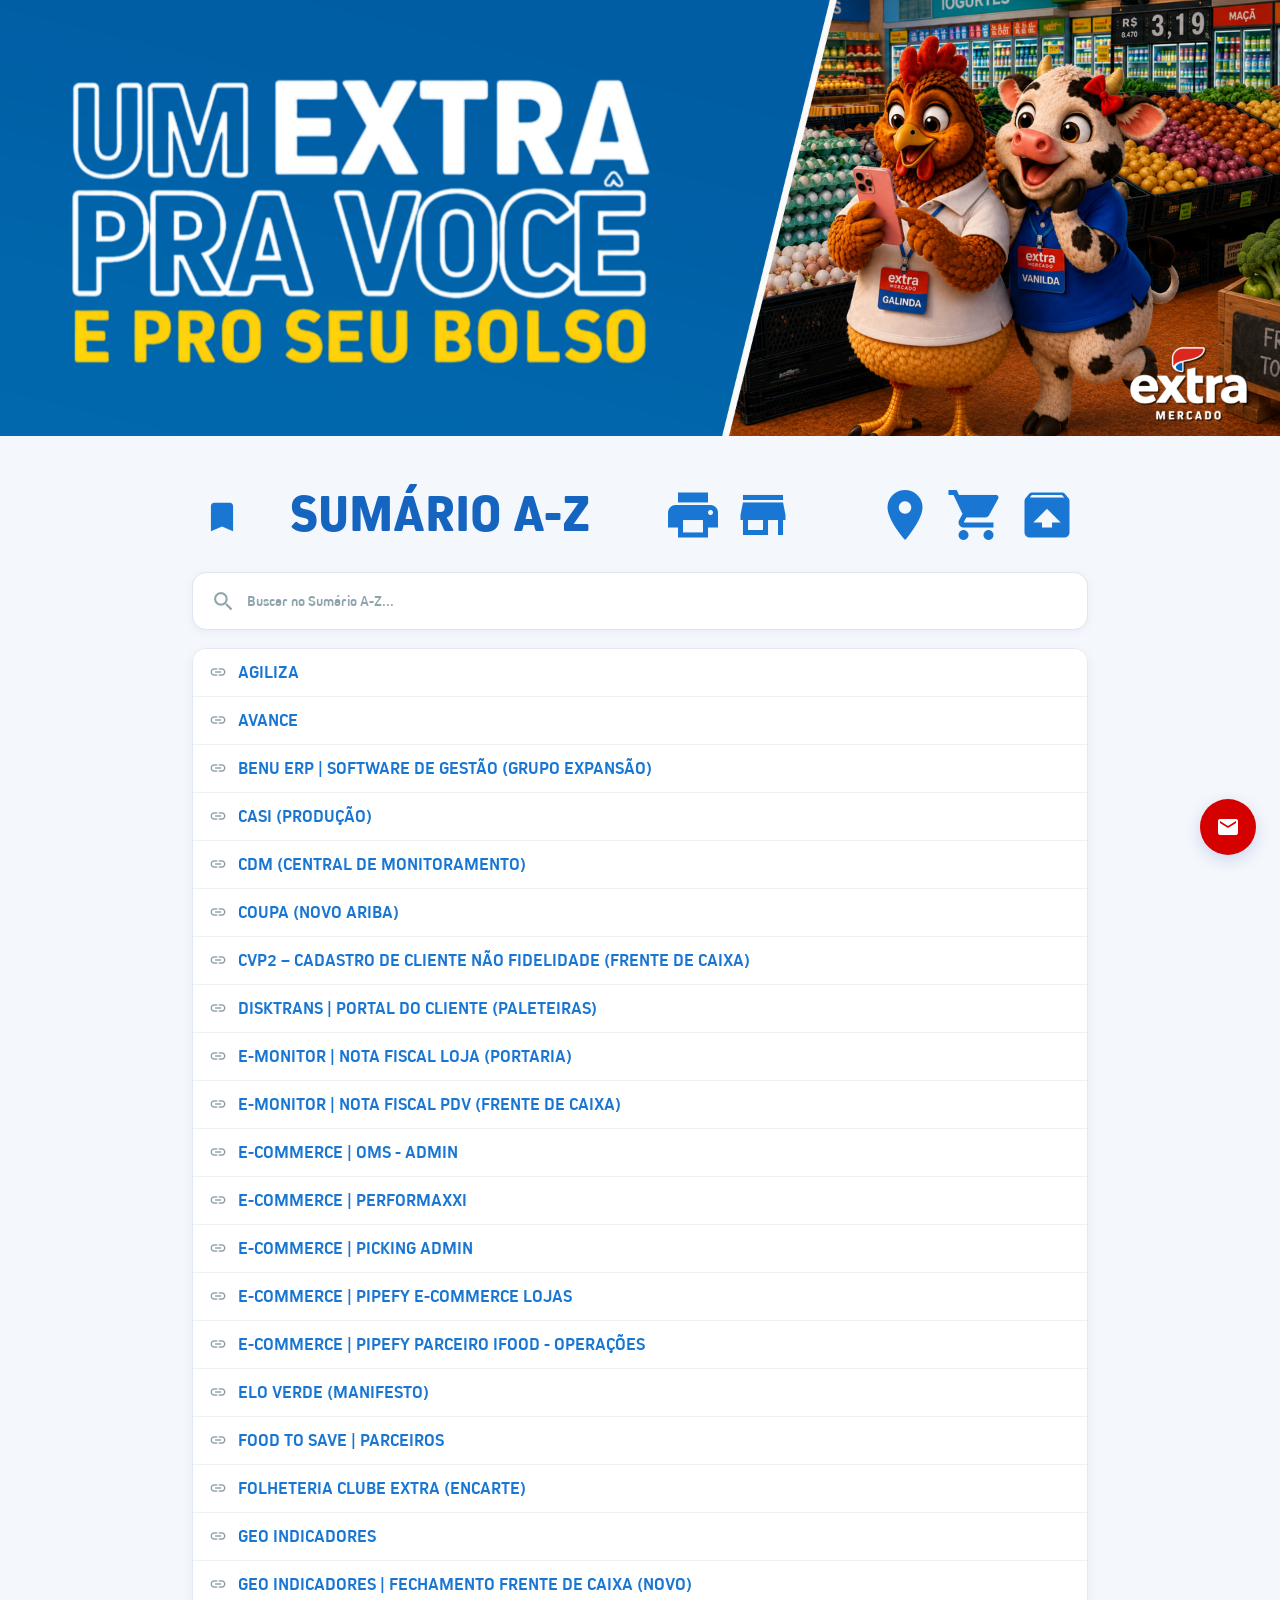
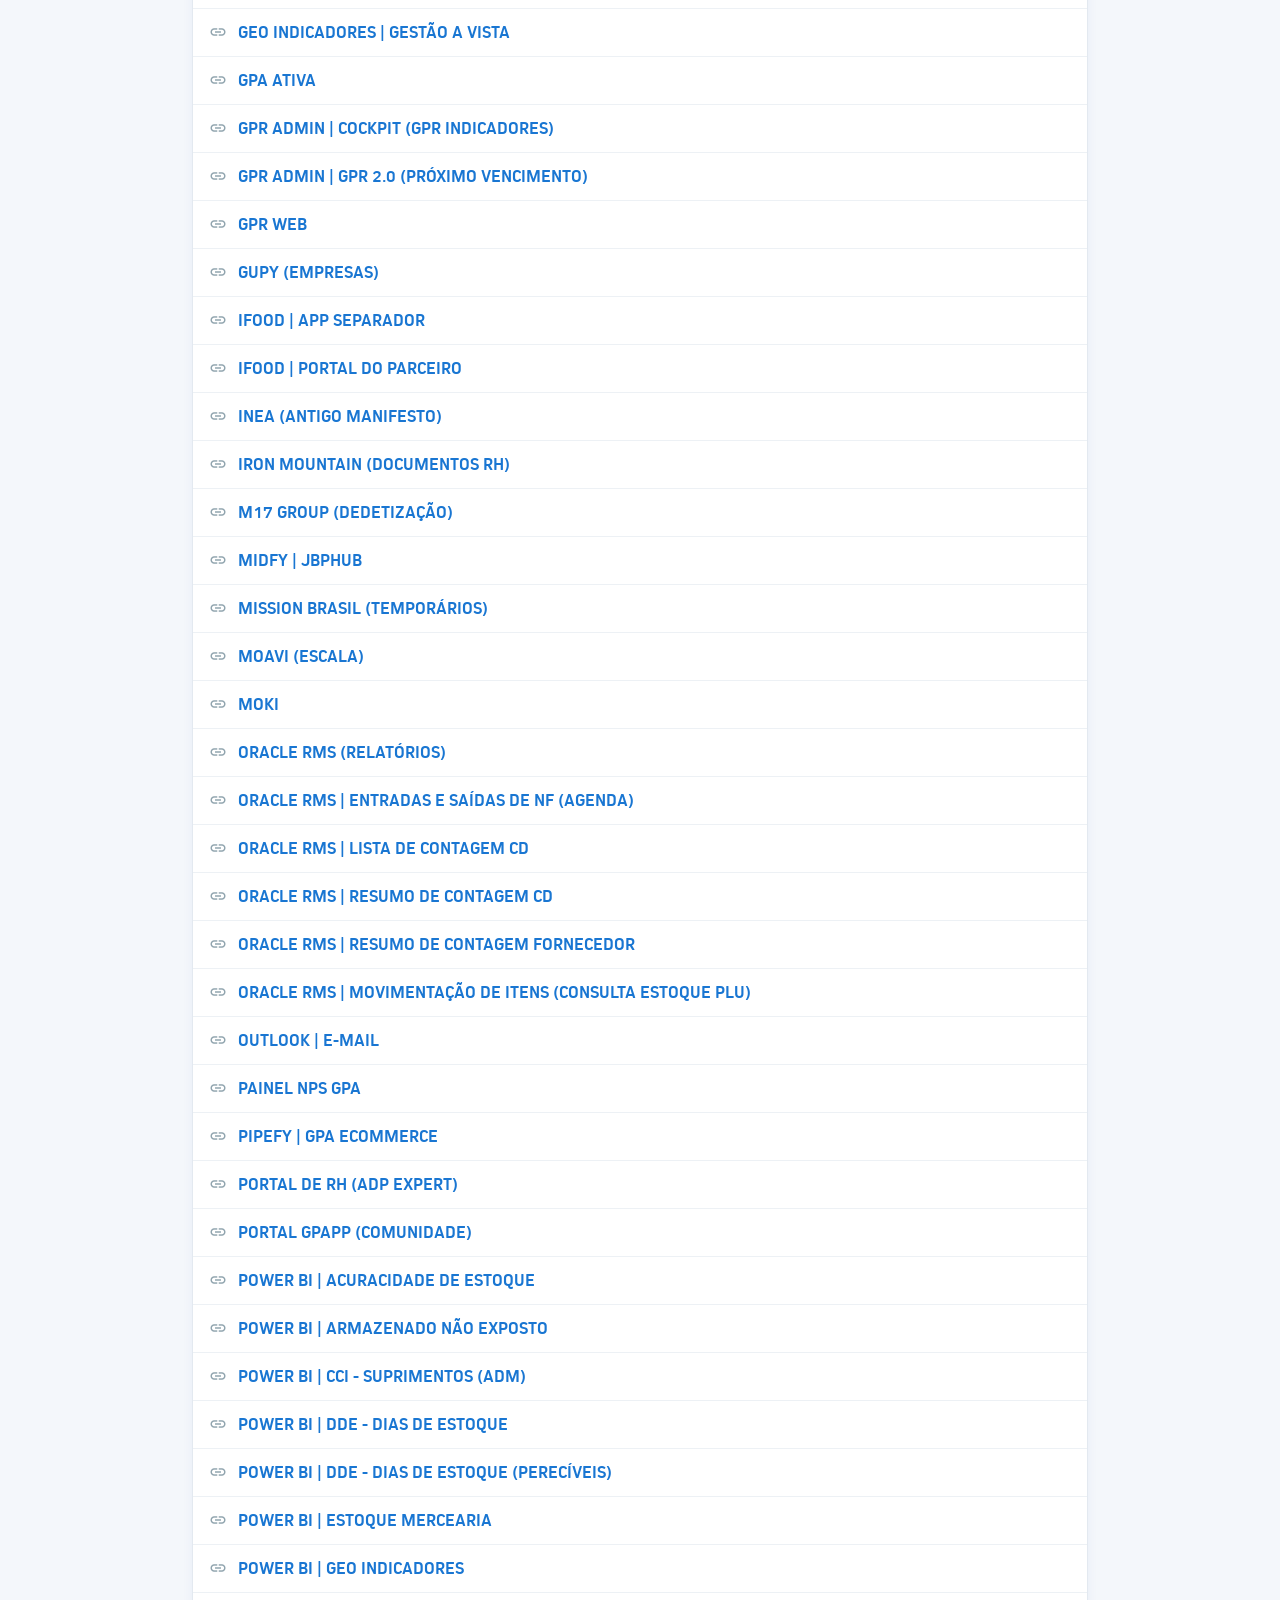
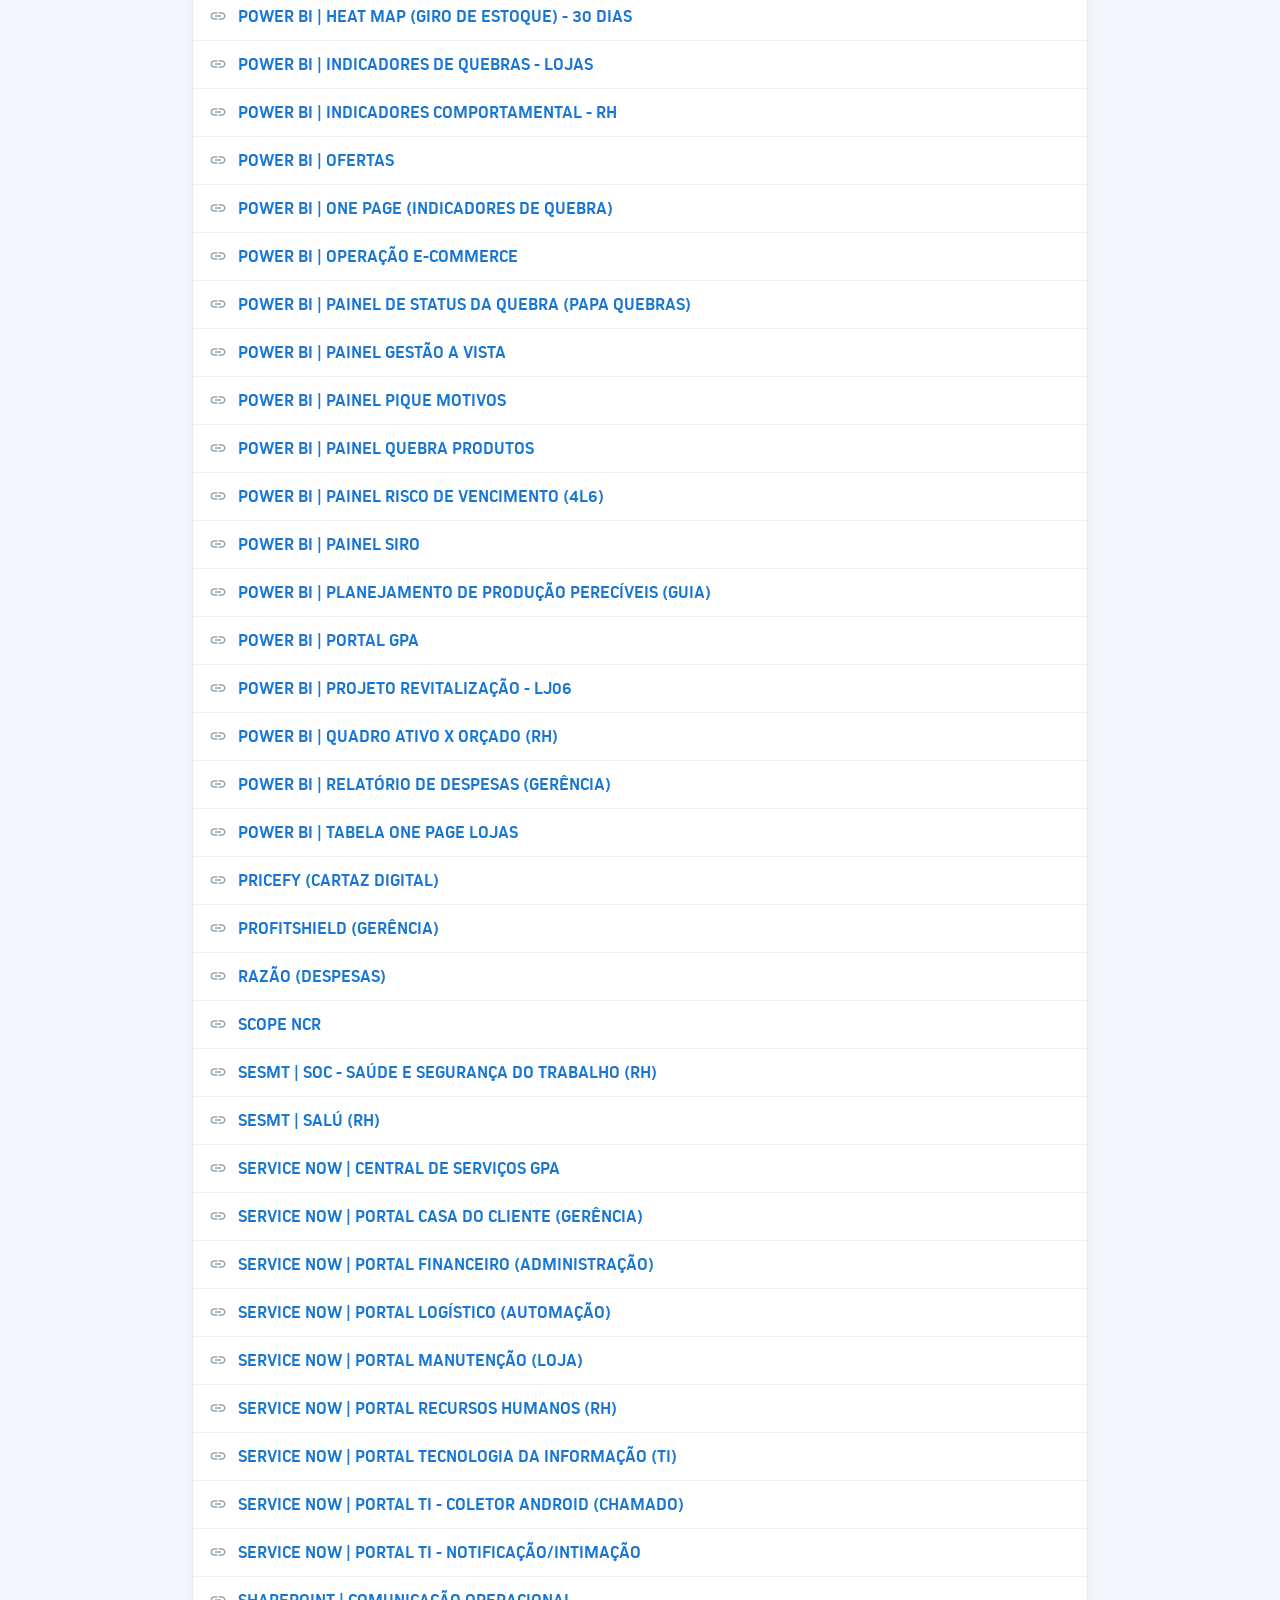
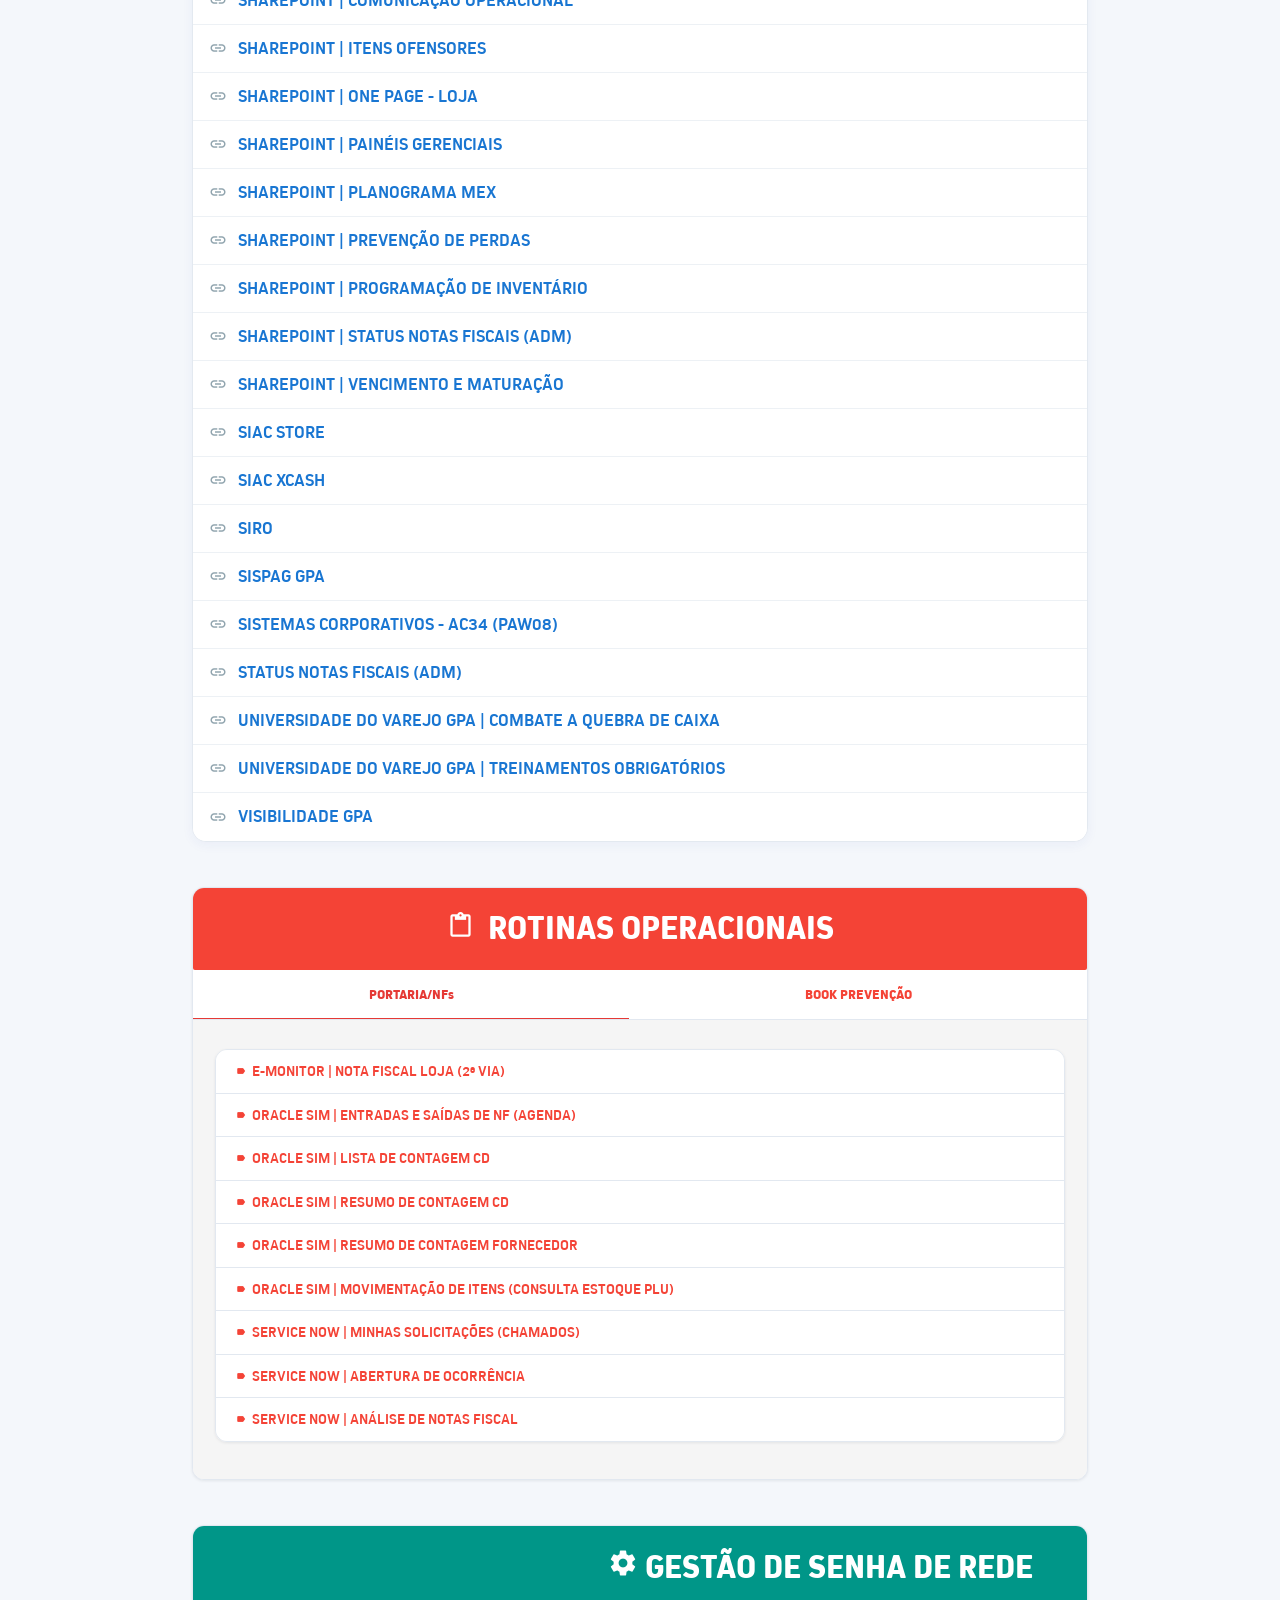
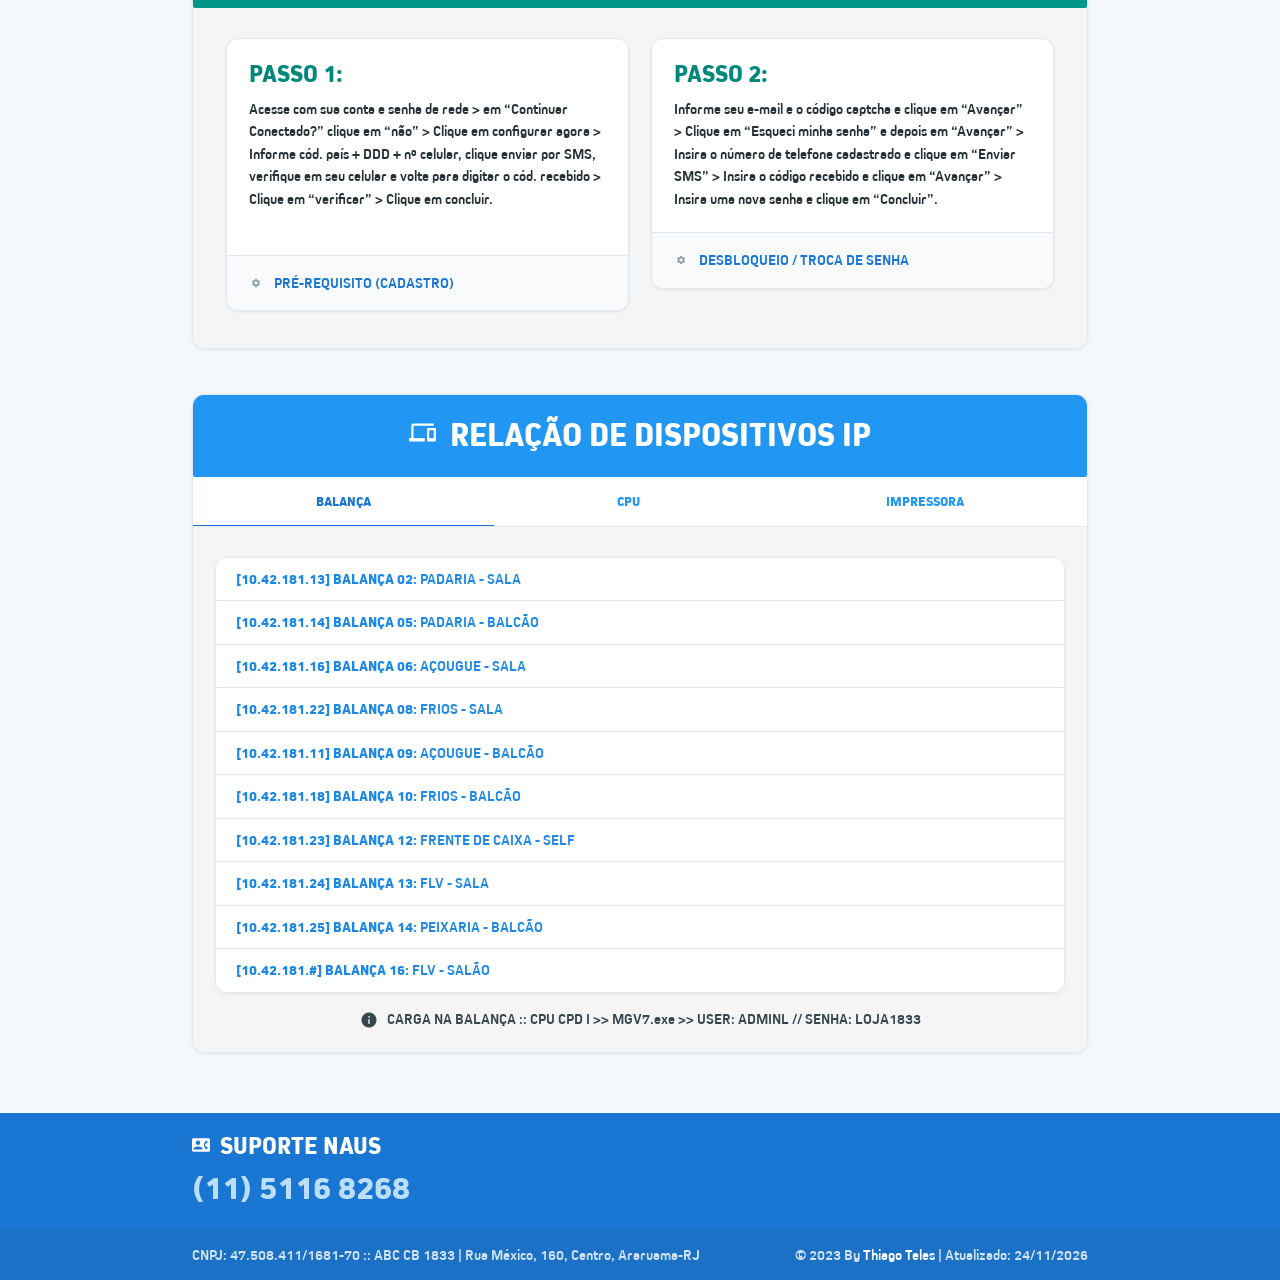
<file: index.html>
<!DOCTYPE html>
<html>
	<head>
		<meta http-equiv="content-type" content="text/html" charset="utf-8">
		<link rel="icon" href="logo.ico">
		<link href="https://fonts.googleapis.com/icon?family=Material+Icons" rel="stylesheet">
		<link type="text/css" rel="stylesheet" href="materialize.min.css" media="screen,projection">
		<link type="text/css" rel="stylesheet" href="materialize_modern.css" media="screen,projection">
	
		<style>
			/* Modal de ferramentas próprias */
			#modalTools { width: 92%; max-width: 1040px; max-height: 88%; border-radius: 16px; overflow: hidden; }
			#modalTools .modal-content { padding: 28px 30px 32px; }
			#modalTools .modal-header { padding: 0 42px 18px 0; margin-bottom: 22px; border-bottom: 1px solid #e8ebef; }
			#modalTools .modal-header h4 { margin: 0 0 7px; color: #263746; font-size: 1.75rem; font-weight: 700; }
			#modalTools .modal-subtitle { margin: 0; color: #718096; font-size: .98rem; }
			#modalTools .tools-grid { display: grid; grid-template-columns: repeat(2, minmax(0, 1fr)); gap: 16px; }
			#modalTools .tool-card { --tool-color: #607d8b; --tool-rgb: 96,125,139; position: relative; display: flex; align-items: flex-start; gap: 17px; min-height: 172px; padding: 23px 22px; border: 1px solid rgba(var(--tool-rgb), .18); border-radius: 13px; background: linear-gradient(135deg, #fff 0%, rgba(var(--tool-rgb), .075) 100%); color: #334155; text-decoration: none; box-shadow: 0 3px 12px rgba(30, 45, 62, .055); transition: transform .18s ease, box-shadow .18s ease, border-color .18s ease; }
			#modalTools .tool-card:hover { transform: translateY(-3px); border-color: rgba(var(--tool-rgb), .42); box-shadow: 0 8px 20px rgba(30, 45, 62, .10); }
			#modalTools .tool-icon { flex: 0 0 58px; width: 58px; height: 58px; display: flex; align-items: center; justify-content: center; border-radius: 14px; background: rgba(var(--tool-rgb), .12); color: var(--tool-color); }
			#modalTools .tool-icon i { font-size: 2.15rem; }
			#modalTools .tool-copy { flex: 1; min-width: 0; }
			#modalTools .tool-copy h5 { margin: 2px 0 9px; color: var(--tool-color); font-size: 1.12rem; line-height: 1.3; font-weight: 700; }
			#modalTools .tool-copy p { margin: 0; color: #586575; font-size: .92rem; line-height: 1.55; text-transform: none; }
			#modalTools .tool-arrow { align-self: center; color: rgba(var(--tool-rgb), .72); font-size: 1.55rem; }
			#modalTools .tool-red { --tool-color: #c62828; --tool-rgb: 198,40,40; }
			#modalTools .tool-purple { --tool-color: #7042a5; --tool-rgb: 112,66,165; }
			#modalTools .tool-blue { --tool-color: #1769aa; --tool-rgb: 23,105,170; }
			#modalTools .tool-orange { --tool-color: #c77816; --tool-rgb: 199,120,22; }
			@media (max-width: 650px) {
				#modalTools { width: 96%; max-height: 92%; }
				#modalTools .modal-content { padding: 22px 17px 25px; }
				#modalTools .modal-header h4 { font-size: 1.35rem; }
				#modalTools .tools-grid { grid-template-columns: 1fr; gap: 12px; }
				#modalTools .tool-card { min-height: 0; padding: 18px 16px; gap: 13px; }
				#modalTools .tool-icon { flex-basis: 48px; width: 48px; height: 48px; }
				#modalTools .tool-icon i { font-size: 1.8rem; }
			}
		</style>
	</head>
	<body>
		<div class="row center"><img class="responsive-img" src="banner_extravc.png"></div><br>
		<div class="container">

			<!-- Botão voltar ao topo -->
			<div id="btnTopoContainer" class="fixed-action-btn" style="bottom: 120px; right: 24px;">
				<a id="btnTopo" class="btn-floating btn-large blue-grey lighten-1">
					<i class="material-icons">keyboard_arrow_up</i>
				</a>
			</div>
			<!-- Botão flutuante e-mail red accent-4 -->
			<div class="fixed-action-btn fab-fixed" title="ACESSAR CAIXA DE E-MAIL">
				<a href="https://outlook.office.com/" class="btn-floating btn-large red accent-4 btnemail">
					<i class="large material-icons">email</i>
				</a>
			</div>

			<div class="row">
				<div class="col s6">
					<h2 class="blue-text text-darken-3" style="margin: 0; white-space: nowrap;">
						<a href="#modalTools" class="collection-item modal-trigger" title="ACESSAR MODAL DE FERRAMENTAS PRÓPRIAS"><i class="material-icons" style="font-size: 2.5rem; vertical-align: middle;">bookmarks</i></a>
						<b> SUMÁRIO A-Z</b>
					</h2>
					
				</div>
				<div id="atalho" class="col s6">
					<div class="col s2"> <a href="https://gpa.pricefy.com.br/Store/Cartazes/Cartaz" class="collection-item" title="CRIAR CARTAZ DIGITAL (PRICEFY)"> <i class="material-icons medium">print</i> </a> </div>
					<div class="col s2"> <a href="https://gprweb.gpacorp.com.br/loja/1833/" class="collection-item" title="ACESSAR GPR WEB"> <i class="material-icons medium">store</i> </a> </div>
					<div class="col s2"> <a href="http://gpradmin.gpabr.com/GPA.GPRAdmin" class="collection-item" title="ACESSAR GPR 2.0 (ZEBRINHA)"> <i class="material-icons medium">ballot</i> </a> </div>
					<div class="col s2"> <a href="http://paw08/if10v2/inicio/inicio.asp" class="collection-item" title="ACESSAR SISTEMA AC34"> <i class="material-icons medium">room_preferences</i> </a> </div>
					<div class="col s2"> <a href="http://rmsprd/xmlpserver/Guest/SIM/GPA/MovimentacaoDiariadeItens/MovimentacaoDiariadeItens.xdo" class="collection-item"  title="CONSULTAR ESTOQUE (PLU)"> <i class="material-icons medium">shopping_cart</i> </a> </div>
					<div class="col s2"> <a href="http://rmsprd/xmlpserver/Guest/SIM/GPA/MovimentacaoAcumuladaProdutoLojaMA/MovimentacaoAcumuladaProdutoLojaMA.xdo" class="collection-item"  title="CONSULTAR ESTOQUE ACUMULADO (M.A.)"> <i class="material-icons medium">unarchive</i> </a> </div>
				</div>
			</div>
			
			<!-- Modal | Ferramentas próprias -->
			<div id="modalTools" class="modal">
				<div class="modal-content">
					<a href="#!" class="modal-close" aria-label="Fechar modal" style="position:absolute; top:18px; right:20px; color:#607080;">
						<i class="material-icons">close</i>
					</a>
					<div class="modal-header">
						<h4>FERRAMENTAS PRÓPRIAS</h4>
						<p class="modal-subtitle">Acesse as ferramentas e recursos desenvolvidos para apoiar as rotinas da loja.</p>
					</div>
					<div class="tools-grid">
						<a class="tool-card tool-red" href="cartaz-gerador">
							<span class="tool-icon"><i class="material-icons">pages</i></span>
							<span class="tool-copy">
								<h5>GERADOR DE CARTAZ</h5>
								<p>Geração de cartazes por planilhas Excel Cockpit (result.csv) e Power BI (data.xlsx), além do e-mail Libeprec de rebaixa de preço (zebrinha).</p>
							</span>
							<i class="material-icons tool-arrow">arrow_forward_ios</i>
						</a>
						<a class="tool-card tool-purple" href="controle-vencimento">
							<span class="tool-icon"><i class="material-icons">event</i></span>
							<span class="tool-copy">
								<h5>CONTROLE DE VENCIMENTO</h5>
								<p>Gestão de vencimentos por importação de planilha Pró-Ativo do Excel Cockpit (.csv), utilização de modelo padrão ou registro manual.</p>
							</span>
							<i class="material-icons tool-arrow">arrow_forward_ios</i>
						</a>
						<a class="tool-card tool-blue" href="radio-anuncios">
							<span class="tool-icon"><i class="material-icons">radio</i></span>
							<span class="tool-copy">
								<h5>RÁDIO ANÚNCIOS</h5>
								<p>Central de rádio independente com autoanúncios e músicas (.mp3) do dispositivo, além de anúncios por texto falado. Controle a quantidade de reproduções e os intervalos durante o turno.</p>
							</span>
							<i class="material-icons tool-arrow">arrow_forward_ios</i>
						</a>
						<a class="tool-card tool-orange" href="central_atalhos.html">
							<span class="tool-icon"><i class="material-icons">web_stories</i></span>
							<span class="tool-copy">
								<h5>CENTRAL DE ATALHOS WINDOWS</h5>
								<p>Central de atalhos para agilizar processos e tarefas do pacote Office e do ambiente Windows.</p>
							</span>
							<i class="material-icons tool-arrow">arrow_forward_ios</i>
						</a>
					</div>
				</div>
			</div>

			<!-- Busca exclusiva do Sumário A-Z -->
			<div class="sumario-busca">
				<div class="input-field">
					<i class="material-icons prefix">search</i>
					<input id="buscaSumario" type="text" autocomplete="off" placeholder="Buscar no Sumário A-Z...">
				</div>
			</div>

			<!-- Acessos mais utilizados: preenchido automaticamente pelo histórico deste navegador -->
			<div id="maisAcessados" class="mais-acessados" style="display: none;">
				<div class="mais-acessados-titulo">
					<span style="font-size: 1.1rem"><i class="material-icons" style="vertical-align: middle; margin-right: 4px;">star</i> <b>ÚLTIMOS ACESSOS</b></span>
				</div>
				<div id="maisAcessadosLista" class="mais-acessados-lista"></div>
			</div>

			<div id="sumarioAcesso" class="collection">
					<a href="https://selfbooking.lemontech.com.br/gpa" class="collection-item blue-text"><i class="tiny material-icons">link</i> &nbsp;Agiliza</a>
					<a href="https://hcm19.sapsf.com/login?_s.crb=MpRnyl9h2gtL35%252flQstivPE6UNp9KNI8k6La41ZQEoU%253d#/login" class="collection-item blue-text "><i class="tiny material-icons">link</i> &nbsp;Avance</a>
					<a href="https://www.benuerp.com.br/new/informacoesClienteDocumentos.benu" class="collection-item blue-text  "><i class="tiny material-icons">link</i> &nbsp;Benu ERP | Software de Gestão (Grupo Expansão)</a>
					<a href="http://10.100.30.98:8080/casi/" class="collection-item blue-text  "><i class="tiny material-icons">link</i> &nbsp;Casi (Produção)</a>
					<a href="https://cdm.gpacorp.com.br/pt-BR/login" class="collection-item blue-text  "><i class="tiny material-icons">link</i> &nbsp;CDM (Central de Monitoramento)</a>
					<a href="https://gpabr.coupahost.com/" class="collection-item blue-text  "><i class="tiny material-icons">link</i> &nbsp;COUPA (Novo Ariba)</a>
				    <a href="https://cvp2-customer.crm.gpa.digital/login" class="collection-item blue-text  "><i class="tiny material-icons">link</i> &nbsp;CVP2 – Cadastro de Cliente Não Fidelidade (Frente de Caixa)</a>
				    <a href="https://cvp2-customer.crm.gpa.digital/login" class="collection-item blue-text  "><i class="tiny material-icons">link</i> &nbsp;Disktrans | Portal do Cliente (Paleteiras)
					<a href="http://nfecd-gpa.unisys.com.br/eFormseMonitor/" class="collection-item blue-text  "><i class="tiny material-icons">link</i> &nbsp;E-monitor | Nota Fiscal Loja (Portaria)</a>
				    <a href="http://172.16.22.21/eForms_NFCeeMonitor/ProcessDocument/Index" class="collection-item blue-text  "><i class="tiny material-icons">link</i> &nbsp;E-monitor | Nota Fiscal PDV (Frente de Caixa)</a>
					<a href="https://admin.oms.gpa.digital/authentication/login?form=false#" class="collection-item blue-text  "><i class="tiny material-icons">link</i> &nbsp;E-commerce | OMS - Admin</a>
					<a href="https://www.performaxxi.com.br/PerforMAXXI/LoginPerforMAXXI.aspx" class="collection-item blue-text  "><i class="tiny material-icons">link</i> &nbsp;E-commerce | PerforMAXXI</a>
					<a href="https://picking-admin.backoffice.gpa.digital/" class="collection-item blue-text  "><i class="tiny material-icons">link</i> &nbsp;E-commerce | Picking Admin</a>
				    <a href="https://app.pipefy.com/organizations/300387909/interfaces/8bb783b8-5659-4f77-9ef2-6c61a1b0b2d6/pages/021381fa-9413-4dad-a03f-7aa6862c86ad" class="collection-item blue-text  "><i class="tiny material-icons">link</i> &nbsp;E-commerce | Pipefy E-Commerce Lojas</a>
					<a href="https://app.pipefy.com/organizations/300387909/interfaces/a7569740-f2ab-4d77-8b37-7b8be2171566/pages/da42861a-0a24-4c4c-8090-9fe585064729" class="collection-item blue-text  "><i class="tiny material-icons">link</i> &nbsp;E-commerce | Pipefy Parceiro IFood - Operações</a>
				
					<a href="https://web.eloverde.com.br/dashboard" class="collection-item blue-text  "><i class="tiny material-icons">link</i> &nbsp;Elo verde (Manifesto)</a>
					<a href="https://parceiro.foodtosave.com.br/login" class="collection-item blue-text  "><i class="tiny material-icons">link</i>  &nbsp;Food To Save | Parceiros </a>
					<a href="https://folheteria.clubeextra.com.br/home/sites/mercado/index.html" class="collection-item blue-text  "><i class="tiny material-icons">link</i> &nbsp;Folheteria Clube Extra (Encarte)</a>
					<a href="file://pafs05/GEO_Indicadores$/Indicadores_Geo/HTML/GPR_INDICADORES.html" class="collection-item blue-text  "><i class="tiny material-icons">link</i> &nbsp;GEO Indicadores</a>
					<a href="file://pafs05/geo_indicadores$/Indicadores_Geo/FRENTE_CXA/Demais_Indicadores/Treinamento%20Xcash/" class="collection-item blue-text  "><i class="tiny material-icons">link</i> &nbsp;GEO Indicadores | Fechamento Frente de Caixa (Novo)</a>
					<a href="file://pafs05/geo_indicadores$/Indicadores_Geo/GESTAO_A_VISTA/#4-PAINEL_LOJA.xlsb" class="collection-item blue-text  "><i class="tiny material-icons">link</i> &nbsp;GEO Indicadores | Gestão a vista</a>
					<a href="https://www.gpativa.com.br/" class="collection-item blue-text  "><i class="tiny material-icons">link</i> &nbsp;GPA Ativa</a>
					<a href="http://gpradmin.gpabr.com/GPA.GPRCockpit/Indicadores/Execucao#" class="collection-item blue-text  "><i class="tiny material-icons">link</i> &nbsp;GPR Admin | Cockpit (GPR Indicadores)</a>
					<a href="http://gpradmin.gpabr.com/GPA.GPRAdmin" class="collection-item blue-text  "><i class="tiny material-icons">link</i> &nbsp;GPR Admin | GPR 2.0 (Próximo vencimento)</a>
					<a href="https://psgpa-frontend-prd.corporativo.gpacorp.com.br" class="collection-item blue-text  "><i class="tiny material-icons">link</i> &nbsp;GPR Web</a>
					<a href="https://gpa.gupy.io/companies/signin" class="collection-item blue-text  "><i class="tiny material-icons">link</i> &nbsp;Gupy (Empresas)</a>
					<a href="https://separador.ifood.com.br/" class="collection-item blue-text  "><i class="tiny material-icons">link</i> &nbsp;Ifood | App Separador</a>
					<a href="https://portal.ifood.com.br/login" class="collection-item blue-text  "><i class="tiny material-icons">link</i> &nbsp;Ifood | Portal do Parceiro</a>
					<a href="https://mtr.inea.rj.gov.br/index.jsp" class="collection-item blue-text  "><i class="tiny material-icons">link</i> &nbsp;INEA (Antigo Manifesto)</a>
					<a href="https://am1.wa.ironmountain.com/im40035/203WPT/Portal/" class="collection-item blue-text  "><i class="tiny material-icons">link</i> &nbsp;Iron Mountain (Documentos RH)</a>
					<a href="https://m17group.espacoclientes.com.br/entrar" class="collection-item blue-text  "><i class="tiny material-icons">link</i> &nbsp;M17 Group (Dedetização)</a>
					<a href="https://app.midfy.io/" class="collection-item blue-text  "><i class="tiny material-icons">link</i> &nbsp;Midfy | JBPHub</a>
				    <a href="https://missionbrasil.app/missions" class="collection-item blue-text  "><i class="tiny material-icons">link</i> &nbsp;Mission Brasil (Temporários)</a>
				    <a href="https://gpa.escalamoavi.com.br/login" class="collection-item blue-text  "><i class="tiny material-icons">link</i> &nbsp;Moavi (Escala)</a>
					<a href="https://moki.app/pt/" class="collection-item blue-text  "><i class="tiny material-icons">link</i> &nbsp;Moki</a>
					<a href="http://rmsprd/xmlpserver/servlet/report" class="collection-item blue-text  "><i class="tiny material-icons">link</i> &nbsp;Oracle RMS (Relatórios)</a>
					<a href="http://rmsprd/xmlpserver/Guest/SIM/GPA/EntradaseSaidasdeNFporOperacao/EntradaseSaidasdeNFporOperacao.xdo" class="collection-item blue-text"><i class="tiny material-icons">link</i> &nbsp;Oracle RMS | Entradas e Saídas de Nf (Agenda)</a>
					<a href="http://rmsprd/xmlpserver/Guest/SIM/GPA/ListadeItensparaContagemCD/ListadeItensparaContagemCD.xdo" class="collection-item blue-text"><i class="tiny material-icons">link</i> &nbsp;Oracle RMS | Lista de Contagem CD</a>
					<a href="http://rmsprd/xmlpserver/Guest/SIM/GPA/ResumodaContagemeRecontagemCD/ResumodaContagemeRecontagemCD.xdo" class="collection-item blue-text"><i class="tiny material-icons">link</i> &nbsp;Oracle RMS | Resumo de Contagem CD</a>
					<a href="http://rmsprd/xmlpserver/Guest/SIM/GPA/ResumodaContagemeRecontagemFornecedor/ResumodaContagemeRecontagemFornecedor.xdo" class="collection-item blue-text"><i class="tiny material-icons">link</i> &nbsp;Oracle RMS | Resumo de Contagem Fornecedor</a>
					<a href="http://rmsprd/xmlpserver/Guest/SIM/GPA/MovimentacaoDiariadeItens/MovimentacaoDiariadeItens.xdo" class="collection-item blue-text"><i class="tiny material-icons">link</i> &nbsp;Oracle RMS | Movimentação de Itens (Consulta Estoque Plu)</a>
					<a href="https://outlook.office.com/" class="collection-item blue-text  "><i class="tiny material-icons">link</i> &nbsp;Outlook | E-mail</a>
					<a href="https://gpa.qwst.co/v1/lojas-1" class="collection-item blue-text  "><i class="tiny material-icons">link</i> &nbsp;Painel NPS GPA</a>
					<a href="https://app.pipefy.com/organizations/300387909/interfaces/fed18e5e-f966-45ed-803c-2764a4a6a055/pages/145ac85d-43f2-406f-8aa8-34d8c33512d7" class="collection-item blue-text  "><i class="tiny material-icons">link</i> &nbsp;Pipefy | GPA Ecommerce</a>
				    <a href="https://portalderh.gpabr.com/" class="collection-item blue-text  "><i class="tiny material-icons">link</i> &nbsp;Portal de RH (ADP Expert) </a>
					<a href="https://www.gpapp.com.br/home" class="collection-item blue-text  "><i class="tiny material-icons">link</i> &nbsp;Portal GPApp (Comunidade)</a>

					<a href="https://app.powerbi.com/groups/me/apps/91631a75-5166-4864-9fce-e76700f13915/reports/55e4706a-1eb3-4ded-ad8c-d8c9c2315951/afd7cc8be4b72b438480?ctid=1a53e6b6-7562-4b9f-83d0-e71a8891667e&experience=power-bi" class="collection-item blue-text  "><i class="tiny material-icons">link</i> &nbsp;Power Bi | Acuracidade de Estoque</a>
					<a href="https://app.powerbi.com/groups/me/apps/91631a75-5166-4864-9fce-e76700f13915/reports/6fecda92-f459-485c-90c5-8e10ea3f66d2/f070b885ce078016b30b?ctid=1a53e6b6-7562-4b9f-83d0-e71a8891667e&experience=power-bi" class="collection-item blue-text  "><i class="tiny material-icons">link</i> &nbsp;Power Bi | Armazenado Não Exposto</a>
				    <a href="https://app.powerbi.com/groups/me/reports/2918b4dc-d9bb-49b8-865a-d30838c061c5/ReportSectiondf40029e906f36496d48?experience=power-bi" class="collection-item blue-text  "><i class="tiny material-icons">link</i> &nbsp;Power Bi | CCI - Suprimentos (ADM)</a>
					<a href="https://app.powerbi.com/groups/me/reports/e5ff2826-27b8-43a1-b34d-ea849b3d251e/ReportSection?ctid=1a53e6b6-7562-4b9f-83d0-e71a8891667e&openReportSource=ReportInvitation&experience=power-bi" class="collection-item blue-text"><i class="tiny material-icons">link</i> &nbsp;Power Bi | DDE - Dias De Estoque</a>
					<a href="https://app.powerbi.com/groups/me/reports/35cf1a22-004a-41c1-bbaf-f76a3c1e7146/ReportSectionfe0099f6cc4fa8067a13?experience=power-bi" class="collection-item blue-text"><i class="tiny material-icons">link</i> &nbsp;Power Bi | DDE - Dias de Estoque (Perecíveis)</a>
					<a href="https://app.powerbi.com/groups/me/reports/d75bbfbf-da28-4085-9a27-97bf1a3357d2/c6dd825a75c5d926e804?experience=power-bi" class="collection-item blue-text  "><i class="tiny material-icons">link</i> &nbsp;Power Bi | Estoque Mercearia</a>
				    <a href="https://app.powerbi.com/groups/me/apps/9190d269-d305-4cb8-bbb1-a63a633498a6/reports/7cf5d11d-06f8-4e38-afa7-85bca14bdde9/ReportSection352ad66d10e81ea63c0b?experience=power-bi" class="collection-item blue-text  "><i class="tiny material-icons">link</i> &nbsp;Power Bi | GEO Indicadores</a>
					<a href="https://app.powerbi.com/groups/me/reports/f19f9678-5603-4d0b-ae3d-ce8b4cb8f2ce/ReportSectionfe0099f6cc4fa8067a13?ctid=1a53e6b6-7562-4b9f-83d0-e71a8891667e&openReportSource=ReportInvitation&experience=power-bi&bookmarkGuid=Bookmarka2e3959fa6c50b76c57a" class="collection-item blue-text  "><i class="tiny material-icons">link</i> &nbsp;Power Bi | Heat Map (Giro de Estoque) - 30 dias</a>
					<a href="https://app.powerbi.com/groups/me/apps/698e3ff6-804a-48ac-b352-991b249a669f/reports/a59e0bd3-a923-46a5-b5e8-7764b775a702/ReportSectionb4e51904a1badc4b39aa?experience=power-bi" class="collection-item blue-text "><i class="tiny material-icons">link</i>  &nbsp;Power Bi | Indicadores de Quebras - Lojas</a>
					<a href="https://gpabr.sharepoint.com/:x:/r/sites/IndicadoresdocumentaodeRH/_layouts/15/Doc.aspx?sourcedoc=%7B92962FE2-4DBB-48DC-8FE5-846AB7D83D6E%7D&file=Relat%25u00f3rio%20Status%20-%20LOJAS%20INTEGRA_TODOS.xlsb&action=default&mobileredirect=true" class="collection-item blue-text "><i class="tiny material-icons">link</i> &nbsp;Power Bi | Indicadores Comportamental - RH</a>
					<a href="https://app.powerbi.com/groups/me/reports/968d44b3-c17c-4d91-8bf6-6071f1e4b98b/ReportSection?ctid=1a53e6b6-7562-4b9f-83d0-e71a8891667e&experience=power-bi" class="collection-item blue-text  "><i class="tiny material-icons">link</i> &nbsp;Power Bi | Ofertas</a>
					<a href="https://app.powerbi.com/groups/me/apps/698e3ff6-804a-48ac-b352-991b249a669f/reports/8072b7a6-b285-4627-9b70-38fb39dad312/ReportSectionb4e51904a1badc4b39aa?experience=power-bi" class="collection-item blue-text"><i class="tiny material-icons">link</i> &nbsp;Power Bi | One Page (Indicadores de Quebra)</a>
					<a href="https://app.powerbi.com/groups/me/apps/0a36da17-a6f8-4089-9068-a615048fcf36/reports/9798cefb-e5d2-4852-989e-b86de13d9f23/ReportSection63a19a9f65906907c9a9?ctid=1a53e6b6-7562-4b9f-83d0-e71a8891667e&experience=power-bi" class="collection-item blue-text  "><i class="tiny material-icons">link</i> &nbsp;Power Bi | Operação E-commerce</a>
					<a href="https://app.powerbi.com/groups/me/reports/b7390b06-24f3-4b71-9939-614c9d5bbcaf/ReportSection?experience=power-bi" class="collection-item blue-text  "><i class="tiny material-icons">link</i> &nbsp;Power Bi | Painel de Status da Quebra (Papa Quebras)</a>
					<a href="https://app.powerbi.com/groups/me/reports/1a1d0382-083a-4275-a441-d324da7616c0/ReportSection?ctid=1a53e6b6-7562-4b9f-83d0-e71a8891667e&openReportSource=ReportInvitation&experience=power-bi" class="collection-item blue-text"><i class="tiny material-icons">link</i> &nbsp;Power Bi | Painel Gestão a Vista</a>
					<a href="https://app.powerbi.com/groups/me/reports/c10e8c29-42c0-412a-bfea-aa52c8832ea1/ReportSection578a195ccf6fbca7e787?experience=power-bi" class="collection-item blue-text  "><i class="tiny material-icons">link</i> &nbsp;Power Bi | Painel Pique Motivos</a>
					<a href="https://app.powerbi.com/groups/me/reports/3152913b-8637-45f1-8625-57eacac7113d/ReportSection1ebc7bf6215264300142?experience=power-bi" class="collection-item blue-text  "><i class="tiny material-icons">link</i> &nbsp;Power Bi | Painel Quebra Produtos</a>
					<a href="https://app.powerbi.com/groups/me/reports/ab66e09a-b7cf-4347-9da6-d13e9d9027fa/e86e0462ff027a95c91f?ctid=1a53e6b6-7562-4b9f-83d0-e71a8891667e&openReportSource=ReportInvitation&experience=power-bi" class="collection-item blue-text  "><i class="tiny material-icons">link</i> &nbsp;Power Bi | Painel Risco de Vencimento (4L6)</a>
					<a href="https://app.powerbi.com/groups/me/reports/eab8e65f-614b-446b-a0db-a909165a0cf3/9159eb3babcbae2c11bf?ctid=1a53e6b6-7562-4b9f-83d0-e71a8891667e&openReportSource=ReportInvitation&experience=power-bi" class="collection-item blue-text  "><i class="tiny material-icons">link</i> &nbsp;Power Bi | Painel SIRO</a>
					<a href="https://app.powerbi.com/groups/me/apps/9190d269-d305-4cb8-bbb1-a63a633498a6/reports/076382ad-de8a-471a-9eee-c6875aa18a06/ReportSection8627ba3149e71bb4609e?ctid=1a53e6b6-7562-4b9f-83d0-e71a8891667e&experience=power-bi" class="collection-item blue-text  "><i class="tiny material-icons">link</i> &nbsp;Power Bi | Planejamento de Produção Perecíveis (Guia)</a>
					<a href="https://app.powerbi.com/groups/me/reports/9a401ed0-ab7a-4296-b55f-eaed379f1283/ReportSection4d6fca801067c01bb2ad?ctid=1a53e6b6-7562-4b9f-83d0-e71a8891667e&experience=power-bi" class="collection-item blue-text  "><i class="tiny material-icons">link</i> &nbsp;Power Bi | Portal GPA</a>
					<a href="https://app.powerbi.com/groups/me/apps/3f1a907f-e09a-4315-8f03-e531f96e2da8/reports/83264715-a62c-4dfd-9458-65be56e49f95/ReportSection5598f671e6b4571795a4?experience=power-bi" class="collection-item blue-text  "><i class="tiny material-icons">link</i> &nbsp;Power Bi | Projeto Revitalização - LJ06</a>
					<a href="https://app.powerbi.com/groups/me/apps/9190d269-d305-4cb8-bbb1-a63a633498a6/reports/4f4f0dc3-67cf-4a4c-accc-d0afeaeff807/ReportSection?ctid=1a53e6b6-7562-4b9f-83d0-e71a8891667e&experience=power-bi" class="collection-item blue-text  "><i class="tiny material-icons">link</i> &nbsp;Power Bi | Quadro Ativo x Orçado (RH)</a>
					<a href="https://app.powerbi.com/groups/me/reports/804c584f-3884-46b9-a392-fc288c521c6a/ReportSectionb7e2cdf0d01ddb903d26?ctid=1a53e6b6-7562-4b9f-83d0-e71a8891667e&experience=power-bi" class="collection-item blue-text  "><i class="tiny material-icons">link</i> &nbsp;Power Bi | Relatório de Despesas (Gerência)</a>
					<a href="https://app.powerbi.com/groups/me/reports/6c003941-1ebd-4f68-afba-093e889a53c8/ReportSection?experience=power-bi" class="collection-item blue-text"><i class="tiny material-icons">link</i>  &nbsp;Power Bi | Tabela One Page Lojas</a>
				
					<a href="https://gpa.pricefy.com.br/" class="collection-item blue-text  "><i class="tiny material-icons">link</i> &nbsp;Pricefy (Cartaz Digital)</a>
					<a href="https://gpa.app.profitshield.com.br/" class="collection-item blue-text  "><i class="tiny material-icons">link</i> &nbsp;Profitshield (Gerência)</a>
					<a href="http://pap102/GPA.SAP.Apresentacao/(S(eogrnheeaa5gl055tvch5s45))/Relatorio/RelatorioRazaoDLPDivisional.aspx?REL=1&UserId=252346" class="collection-item blue-text  "><i class="tiny material-icons">link</i> &nbsp;Razão (Despesas) </a>
					<a href="http://10.101.1.31:8084/adm/login.xhtml" class="collection-item blue-text  "><i class="tiny material-icons">link</i> &nbsp;Scope NCR</a>
				    <a href="https://sistema.soc.com.br/WebSoc/sp/711698/login" class="collection-item blue-text  "><i class="tiny material-icons">link</i> &nbsp;SESMT | SOC - Saúde e Segurança do Trabalho (RH)</a>
					<a href="https://app.salu.com.vc/login?cliente=gpa" class="collection-item blue-text  "><i class="tiny material-icons">link</i> &nbsp;SESMT | Salú (RH)</a>
					
					<a href="https://gpabr.service-now.com/esc" class="collection-item blue-text  "><i class="tiny material-icons">link</i> &nbsp;Service Now | Central de Serviços GPA</a>
					<a href="https://gpabr.service-now.com/blsp" class="collection-item blue-text  "><i class="tiny material-icons">link</i> &nbsp;Service Now | Portal Casa do Cliente (Gerência)</a>
					<a href="https://gpabr.service-now.com/esc?id=emp_taxonomy_topic&topic_id=3c9312521bbe6150c04942ece54bcbc2" class="collection-item blue-text  "><i class="tiny material-icons">link</i> &nbsp;Service Now | Portal Financeiro (Administração)</a>
					<a href="https://gpabr.service-now.com/esc?id=emp_taxonomy_topic&topic_id=609312521bbe6150c04942ece54bcb75" class="collection-item blue-text  "><i class="tiny material-icons">link</i> &nbsp;Service Now | Portal Logístico (Automação)</a>
					<a href="https://gpabr.service-now.com/esc?id=sc_cat_item&sys_id=e0e2ffb31b6c791068e8db51f54bcbaf" class="collection-item blue-text  "><i class="tiny material-icons">link</i> &nbsp;Service Now | Portal Manutenção (Loja)</a>
					<a href="https://gpabr.service-now.com/esc?id=emp_taxonomy_topic&topic_id=8a95fdfa1b07615068e8db51f54bcb87" class="collection-item blue-text  "><i class="tiny material-icons">link</i> &nbsp;Service Now | Portal Recursos Humanos (RH)</a>
					<a href="https://gpabr.service-now.com/sp" class="collection-item blue-text  "><i class="tiny material-icons">link</i> &nbsp;Service Now | Portal Tecnologia da Informação (TI)</a>
					<a href="https://gpabr.service-now.com/sp?id=sc_cat_item&sys_id=e31b8d66fb89561020c8fe374eefdce9" class="collection-item blue-text  "><i class="tiny material-icons">link</i> &nbsp;Service Now | Portal TI - Coletor Android (Chamado)</a>
					<a href="https://gpabr.service-now.com/sp?id=sc_cat_item&sys_id=7fd56d68fb74f61020c8fe374eefdc97&sysparm_category=1fa9915a1b67dc50f4da21f1f54bcb9b" class="collection-item blue-text  "><i class="tiny material-icons">link</i> &nbsp;Service Now | Portal TI - Notificação/Intimação</a>

                    <a href="https://gpabr.sharepoint.com/sites/Comunicacaointerna/ComunicacaoOperacional/Forms/AllItems.aspx?cid=ce7b6e43%2D22b9%2D4a8b%2Da8e8%2Da866565d040b&csf=1&e=q6FBvA&FolderCTID=0x0120006673C9E019AF994F97CB00F5F16E1E8B&web=1&id=%2Fsites%2FComunicacaointerna%2FComunicacaoOperacional%2FExtra%20Mercado&viewid=bc80a6e1%2D97b1%2D4403%2Dae3b%2Dfaf13a247b15" class="collection-item blue-text  "><i class="tiny material-icons">link</i> &nbsp;SharePoint | Comunicação Operacional</a>
					<a href="https://gpabr.sharepoint.com/sites/SharePoint-PrevenodePerdas-GPA/Documentos%20Compartilhados/Forms/AllItems.aspx?csf=1&web=1&e=xpeMt6&CID=6f496089%2D36bb%2D4613%2Db7e3%2Dfa91c9091f7b&FolderCTID=0x012000EBF8FDE488D5714EB2B0820F4110D01E&id=%2Fsites%2FSharePoint%2DPrevenodePerdas%2DGPA%2FDocumentos%20Compartilhados%2FMCE%2FItens%20Ofensores&viewid=d84ef93a%2D8c8a%2D4d91%2Dbae9%2De726bb8c4059" class="collection-item blue-text"><i class="tiny material-icons">link</i> &nbsp;SharePoint | Itens Ofensores</a>
					<a href="https://gpabr.sharepoint.com/sites/SharePoint-PrevenodePerdas-GPA/Documentos%20Compartilhados/Forms/AllItems.aspx?FolderCTID=0x012000EBF8FDE488D5714EB2B0820F4110D01E&id=%2Fsites%2FSharePoint%2DPrevenodePerdas%2DGPA%2FDocumentos%20Compartilhados%2FGPA%2FOne%20Page%20Loja&viewid=d84ef93a%2D8c8a%2D4d91%2Dbae9%2De726bb8c4059" class="collection-item blue-text"><i class="tiny material-icons">link</i> &nbsp;SharePoint | One Page - Loja</a>
					<a href="https://gpabr.sharepoint.com/sites/SharePoint-PrevenodePerdas-GPA/Documentos%20Compartilhados/Forms/AllItems.aspx?id=%2Fsites%2FSharePoint%2DPrevenodePerdas%2DGPA%2FDocumentos%20Compartilhados%2FGPA%2FPain%C3%A9is%20Gerenciais&viewid=d84ef93a%2D8c8a%2D4d91%2Dbae9%2De726bb8c4059&CT=1713554395590&OR=OWA%2DNT%2DMail&CID=82facf8e%2D173a%2Da72c%2D2994%2De6981f5cb758" class="collection-item blue-text  "><i class="tiny material-icons">link</i> &nbsp;SharePoint | Painéis Gerenciais</a>
					<a href="https://gpabr.sharepoint.com/sites/MEX/Documentos%20Compartilhados/Forms/AllItems.aspx?newTargetListUrl=%2Fsites%2FMEX%2FDocumentos%20Compartilhados&viewpath=%2Fsites%2FMEX%2FDocumentos%20Compartilhados%2FForms%2FAllItems%2Easpx&id=%2Fsites%2FMEX%2FDocumentos%20Compartilhados%2FATUALIZADO%20PLANOGRAMAS%20E%20DOCS%20MEX%2F1%20%2D%20PLANOGRAMAS%2F1%2E3%20RJ%2F1%2E3%2E1%20MERCEARIA&viewid=9c320b30%2Db32e%2D42f8%2D81e2%2D3d71f1a40414" class="collection-item blue-text  "><i class="tiny material-icons">link</i> &nbsp;SharePoint | Planograma MEX</a>
					<a href="http://nb02298643/share_point/quebras.php" class="collection-item blue-text  "><i class="tiny material-icons">link</i> &nbsp;SharePoint | Prevenção de Perdas</a>
					<a href="https://gpabr.sharepoint.com/sites/SharePoint-PrevenodePerdas-GPA/Documentos%20Compartilhados/Forms/AllItems.aspx?id=%2Fsites%2FSharePoint%2DPrevenodePerdas%2DGPA%2FDocumentos%20Compartilhados%2FGovernan%C3%A7a%20de%20Invent%C3%A1rio%20e%20Preven%C3%A7%C3%A3o%20de%20Perdas%2FPrograma%C3%A7%C3%A3o%20de%20Invent%C3%A1rio&viewid=d84ef93a%2D8c8a%2D4d91%2Dbae9%2De726bb8c4059&csf=1&web=1&e=6xbIqO&cid=612ac24a%2Dacec%2D4804%2Dbe41%2D19f79161cd50&FolderCTID=0x012000EBF8FDE488D5714EB2B0820F4110D01E" class="collection-item blue-text  "><i class="tiny material-icons">link</i> &nbsp;SharePoint | Programação de Inventário</a>
				    <a href="https://gpabr-my.sharepoint.com/personal/eder_jesus_gpabr_com/_layouts/15/onedrive.aspx?id=%2Fpersonal%2Feder%5Fjesus%5Fgpabr%5Fcom%2FDocuments%2FENTRADAS%20FISCAIS%20%2D%20CONSULTA%20STATUS%20DE%20NOTAS&ga=1" class="collection-item blue-text  "><i class="tiny material-icons">link</i> &nbsp;SharePoint | Status Notas Fiscais (ADM)
					<a href="https://gpabr.sharepoint.com/sites/SharePoint-PrevenodePerdas-GPA/Documentos%20Compartilhados/Forms/AllItems.aspx?id=%2Fsites%2FSharePoint%2DPrevenodePerdas%2DGPA%2FDocumentos%20Compartilhados%2FMCE%2FAcompanhamento%20PIQue%20Sem%20A%C3%A7%C3%A3o&viewid=d84ef93a%2D8c8a%2D4d91%2Dbae9%2De726bb8c4059" class="collection-item blue-text"><i class="tiny material-icons">link</i> &nbsp;SharePoint | Vencimento e Maturação</a>
			
					<a href="http://10.141.0.46/siac/do/Login?method=Default" class="collection-item blue-text  "><i class="tiny material-icons">link</i> &nbsp;SIAC Store</a>
					<a href="http://10.141.3.109/siacxcash/Login.xhtml" class="collection-item blue-text "><i class="tiny material-icons">link</i> &nbsp;SIAC XCash</a>
					<a href="http://pa02704497/siro/" class="collection-item blue-text "><i class="tiny material-icons">link</i> &nbsp;SIRO</a>
					<a href="https://10.101.2.16/sispag-gpa" class="collection-item blue-text  "><i class="tiny material-icons">link</i> &nbsp;SISPAG GPA</a>
					<a href="http://paw08/if10v2/inicio/inicio.asp" class="collection-item blue-text  "><i class="tiny material-icons">link</i> &nbsp;Sistemas Corporativos - AC34 (PAW08)</a>
					<a href="file://pafs03/automate2$/PROD_CSC/ATUAL/FIS/RECEB_FIS/ATUALIZA_STATUS_NF/DATA/SAIDAS/" class="collection-item blue-text  "><i class="tiny material-icons">link</i> &nbsp;Status Notas Fiscais (ADM)</a>
					<a href="https://universidadedovarejogpa.com.br/app/home/canal/gpa-capacita?section=eficiencia-em-acao&trail=cqc-combate-a-quebra-no-caixa" class="collection-item blue-text  "><i class="tiny material-icons">link</i> &nbsp;Universidade do Varejo GPA | Combate a Quebra de Caixa</a>
					<a href="https://universidadedovarejogpa.com.br/app/home/canal/home/sessao/treinamentos-obrigatorios" class="collection-item blue-text  "><i class="tiny material-icons">link</i> &nbsp;Universidade do Varejo GPA | Treinamentos Obrigatórios</a>
					<a href="https://visibilidade.cbdnet.com.br/login" class="collection-item blue-text  "><i class="tiny material-icons">link</i> &nbsp;Visibilidade GPA</a>
			</div><br>

			<!-- card seleção portaria vs prevenção -->
			<div class="card" id="utilitarios">
				<div class="card-content red" style="padding-bottom: 0;">
					<h4 class="white-text center-align" style="margin: 0;"><i class="material-icons" style="font-size: 1.8rem">content_paste</i> <b>&nbsp;ROTINAS OPERACIONAIS</b></h4><br>
				</div>
				<div class="card-tabs">
					<ul class="tabs tabs-fixed-width">
						<li class="tab"><b><a class="active red-text" href="#card_portaria">PORTARIA/NFs</a></b></li>
						<li class="tab"><b><a class="red-text" href="#card_prevencao">BOOK PREVENÇÃO</a></b></li>
					</ul>
				</div>
				<div class="card-content grey lighten-4">
					<div id="card_portaria">
						<div class="collection">
							<a href="http://nfecd-gpa.unisys.com.br/eFormseMonitor/" class="collection-item red-text"><i class="mini material-icons">label</i> &nbsp;E-MONITOR | NOTA FISCAL LOJA (2ª VIA)</a>
							<a href="http://rmsprd/xmlpserver/Guest/SIM/GPA/EntradaseSaidasdeNFporOperacao/EntradaseSaidasdeNFporOperacao.xdo" class="collection-item red-text"><i class="mini material-icons">label</i> &nbsp;ORACLE SIM | ENTRADAS E SAÍDAS DE NF (AGENDA)</a>
							<a href="http://rmsprd/xmlpserver/Guest/SIM/GPA/ListadeItensparaContagemCD/ListadeItensparaContagemCD.xdo" class="collection-item red-text"><i class="mini material-icons">label</i> &nbsp;ORACLE SIM | LISTA DE CONTAGEM CD</a>
							<a href="http://rmsprd/xmlpserver/Guest/SIM/GPA/ResumodaContagemeRecontagemCD/ResumodaContagemeRecontagemCD.xdo" class="collection-item red-text"><i class="mini material-icons">label</i> &nbsp;ORACLE SIM | RESUMO DE CONTAGEM CD</a>
							<a href="http://rmsprd/xmlpserver/Guest/SIM/GPA/ResumodaContagemeRecontagemFornecedor/ResumodaContagemeRecontagemFornecedor.xdo" class="collection-item red-text"><i class="mini material-icons">label</i> &nbsp;ORACLE SIM | RESUMO DE CONTAGEM FORNECEDOR</a>
							<a href="http://rmsprd/xmlpserver/Guest/SIM/GPA/MovimentacaoDiariadeItens/MovimentacaoDiariadeItens.xdo" class="collection-item red-text"><i class="mini material-icons">label</i> &nbsp;ORACLE SIM | MOVIMENTAÇÃO DE ITENS (CONSULTA ESTOQUE PLU)</a>
							<a href="https://gpabr.service-now.com/esc?id=my_requests" class="collection-item red-text"><i class="mini material-icons">label</i> &nbsp;SERVICE NOW | MINHAS SOLICITAÇÕES (CHAMADOS)</a>
							<a href="https://gpabr.service-now.com/esc?id=sc_cat_item&sys_id=34ed1d5b1bb2e550c04942ece54bcb8c" class="collection-item red-text"><i class="mini material-icons">label</i> &nbsp;SERVICE NOW | ABERTURA DE OCORRÊNCIA</a>
							<a href="https://gpabr.service-now.com/esc?id=sc_cat_item&sys_id=d82a59e41b7aa51068e8db51f54bcbee" class="collection-item red-text"><i class="mini material-icons">label</i> &nbsp;SERVICE NOW | ANÁLISE DE NOTAS FISCAL</a>
						</div>
					</div>
					<div id="card_prevencao">
						<div class="collection">
							<a href="https://app.powerbi.com/groups/me/apps/698e3ff6-804a-48ac-b352-991b249a669f/reports/8072b7a6-b285-4627-9b70-38fb39dad312/ReportSectionb4e51904a1badc4b39aa?experience=power-bi" class="collection-item red-text"><i class="mini material-icons">folder</i> &nbsp;POWER BI | ONE PAGE</a>
							<a href="https://gpabr.sharepoint.com/sites/SharePoint-PrevenodePerdas-GPA/Documentos%20Compartilhados/Forms/AllItems.aspx?FolderCTID=0x012000EBF8FDE488D5714EB2B0820F4110D01E&id=%2Fsites%2FSharePoint%2DPrevenodePerdas%2DGPA%2FDocumentos%20Compartilhados%2FGPA%2FOne%20Page%20Loja&viewid=d84ef93a%2D8c8a%2D4d91%2Dbae9%2De726bb8c4059" class="collection-item red-text"><i class="mini material-icons">folder</i> &nbsp;SHAREPOINT | ONE PAGE - LOJA</a>
							<a href="https://app.powerbi.com/groups/me/reports/6c003941-1ebd-4f68-afba-093e889a53c8/ReportSection?experience=power-bi" class="collection-item red-text"><i class="mini material-icons">folder</i>  &nbsp;POWER BI | TABELA ONE PAGE - LOJA</a>
							<a href="https://app.powerbi.com/groups/me/reports/1a1d0382-083a-4275-a441-d324da7616c0/ReportSection?ctid=1a53e6b6-7562-4b9f-83d0-e71a8891667e&openReportSource=ReportInvitation&experience=power-bi" class="collection-item red-text"><i class="mini material-icons">folder</i> &nbsp;POWER BI | PAINEL GESTÃO A VISTA</a>
							<a href="https://app.powerbi.com/groups/me/reports/e5ff2826-27b8-43a1-b34d-ea849b3d251e/ReportSection?ctid=1a53e6b6-7562-4b9f-83d0-e71a8891667e&openReportSource=ReportInvitation&experience=power-bi" class="collection-item red-text"><i class="mini material-icons">folder</i> &nbsp;POWER BI | DDE - DIAS DE ESTOQUE</a>
							<a href="https://app.powerbi.com/groups/me/reports/35cf1a22-004a-41c1-bbaf-f76a3c1e7146/ReportSectionfe0099f6cc4fa8067a13?experience=power-bi" class="collection-item red-text"><i class="mini material-icons">folder</i> &nbsp;POWER BI | DDE - DIAS DE ESTOQUE (PERECÍVEIS)</a>
							<!-- <a href="https://gpabr.sharepoint.com/sites/SharePoint-PrevenodePerdas-GPA/Documentos%20Compartilhados/Forms/AllItems.aspx?FolderCTID=0x012000EBF8FDE488D5714EB2B0820F4110D01E&id=%2Fsites%2FSharePoint%2DPrevenodePerdas%2DGPA%2FDocumentos%20Compartilhados%2FGPA%2FPain%C3%A9is%20Gerenciais&viewid=d84ef93a%2D8c8a%2D4d91%2Dbae9%2De726bb8c4059" class="collection-item red-text"><i class="mini material-icons">folder</i> &nbsp;SHAREPOINT | EVOLUÇÃO PIQUE - <i> descontinuado </i></a> -->
							<a href="https://gpabr.sharepoint.com/sites/SharePoint-PrevenodePerdas-GPA/Documentos%20Compartilhados/Forms/AllItems.aspx?csf=1&web=1&e=xpeMt6&CID=6f496089%2D36bb%2D4613%2Db7e3%2Dfa91c9091f7b&FolderCTID=0x012000EBF8FDE488D5714EB2B0820F4110D01E&id=%2Fsites%2FSharePoint%2DPrevenodePerdas%2DGPA%2FDocumentos%20Compartilhados%2FMCE%2FItens%20Ofensores&viewid=d84ef93a%2D8c8a%2D4d91%2Dbae9%2De726bb8c4059" class="collection-item red-text"><i class="mini material-icons">folder</i> &nbsp;SHAREPOINT | ITENS OFENSORES</a>
							<a href="https://gpabr.sharepoint.com/sites/SharePoint-PrevenodePerdas-GPA/Documentos%20Compartilhados/Forms/AllItems.aspx?id=%2Fsites%2FSharePoint%2DPrevenodePerdas%2DGPA%2FDocumentos%20Compartilhados%2FMCE%2FAcompanhamento%20PIQue%20Sem%20A%C3%A7%C3%A3o&viewid=d84ef93a%2D8c8a%2D4d91%2Dbae9%2De726bb8c4059" class="collection-item red-text"><i class="mini material-icons">folder</i> &nbsp;SHAREPOINT | VENCIMENTO E MATURAÇÃO</a>
						</div>
					</div>
				</div>
			</div><br>



			<!-- card gestão de senha -->
			<div class="card">
				<div class="card-content teal">
					<h4 class="center-align white-text" style="margin-top:0; margin-bottom:0;"><i class="material-icons" style="font-size: 2rem;">admin_panel_settings</i>&nbsp;GESTÃO DE SENHA DE REDE </h4>
				</div>
				<div class="card-content grey lighten-4">
					<div class="row" style="margin-bottom: 0;">
						<div class="col s6">
							<div class="card">
								<div class="card-content">
									<h5 class="header teal-text text-darken-1" style="margin-top: 0;">PASSO 1: </h5>
									<p> Acesse com sua conta e senha de rede > em “Continuar Conectado?” clique em “não” > Clique em configurar agora > Informe cód. país + DDD + nº celular, clique enviar por SMS, verifique em seu celular e volte para digitar o cód. recebido > Clique em “verificar” > Clique em concluir. </p><br>
								</div>
								<div class="card-action"><a href="https://aka.ms/ssprsetup"><i class="mini material-icons" id="card_password">settings</i> &nbsp;Pré-requisito (Cadastro)</a></div>
							</div>
						</div>
						<div class="col s6">
							<div class="card">
								<div class="card-content">
									<h5 class="header teal-text text-darken-1" style="margin-top: 0;"> PASSO 2: </h5>
									<p> Informe seu e-mail e o código captcha e clique em “Avançar” > Clique em “Esqueci minha senha” e depois em “Avançar” > Insira o número de telefone cadastrado e clique em “Enviar SMS” > Insira o código recebido e clique em “Avançar” > Insira uma nova senha e clique em “Concluir”. </p>
								</div>
								<div class="card-action"><a href="https://aka.ms/sspr"><i class="mini material-icons" id="card_password">settings</i> &nbsp;Desbloqueio / troca de senha</a></div>
							</div>
						</div>
					</div>
				</div>
			</div><br>

			<!-- card listagem IPs balanças/CPU -->
			<div class="card" id="IP">
				<div class="card-content blue" style="padding-bottom: 0;">
					<h4 class="white-text center-align" style="margin: 0;"><i class="material-icons" style="font-size: 1.8rem">devices</i> <b>&nbsp;RELAÇÃO DE DISPOSITIVOS IP</b></h4><br>
				</div>
				<div class="card-tabs">
					<ul class="tabs tabs-fixed-width">
						<li class="tab"><b><a class="active blue-text" href="#card_balanca">BALANÇA</a></b></li>
						<li class="tab"><b><a class="blue-text" href="#card_cpu">CPU</a></b></li>
						<li class="tab"><b><a class="blue-text" href="#card_impressora">IMPRESSORA</a></b></li>
					</ul>
				</div>
				<div class="card-content grey lighten-4">
					<div id="card_balanca">
						<ul class="collection">
							<span class="blue-text text-darken-1">
								<li class="collection-item"><b>[10.42.181.13] BALANÇA 02:</b> PADARIA - SALA</li>
								<li class="collection-item"><b>[10.42.181.14] BALANÇA 05:</b> PADARIA - BALCÃO</li>
								<li class="collection-item"><b>[10.42.181.16] BALANÇA 06:</b> AÇOUGUE - SALA</li>
								<li class="collection-item"><b>[10.42.181.22] BALANÇA 08:</b> FRIOS - SALA</li>
								<li class="collection-item"><b>[10.42.181.11] BALANÇA 09:</b> AÇOUGUE - BALCÃO</li>
								<li class="collection-item"><b>[10.42.181.18] BALANÇA 10:</b> FRIOS - BALCÃO</li>
								<li class="collection-item"><b>[10.42.181.23] BALANÇA 12:</b> FRENTE DE CAIXA - SELF</li>
								<li class="collection-item"><b>[10.42.181.24] BALANÇA 13:</b> FLV - SALA</li>
								<li class="collection-item"><b>[10.42.181.25] BALANÇA 14:</b> PEIXARIA - BALCÃO</li>
								<li class="collection-item"><b>[10.42.181.#] BALANÇA 16:</b> FLV - SALÃO</li>
							</span>
						</ul>
						<p class="center-align blue-grey-text text-darken-3" style="font-size: 1rem;"><i class="tiny material-icons" style="vertical-align: middle;">info</i> &nbsp; CARGA NA BALANÇA :: CPU CPD I >> MGV7.exe >> USER: ADMINL // SENHA: LOJA1833</p>
					</div>
					<div id="card_cpu">
						<ul class="collection">
							<span class="blue-text text-darken-1">
								<li class="collection-item"><b>[10.18.33.20] CPU: </b> GERENTE </li>
								<li class="collection-item"><b>[10.18.33.14] CPU: </b> SUBGERENTE </li>
								<li class="collection-item"><b>[10.18.33.23] CPU: </b> ADM </li>
								<li class="collection-item"><b>[10.18.33.18] CPU: </b> RH</li>
								<li class="collection-item"><b>[10.18.33.17] CPU (MGV7-BALANÇA): </b> CPD I </li>
								<li class="collection-item"><b>[10.18.33.3] CPU (TIRA-TEIMA): </b> CPD II </li>
								<li class="collection-item"><b>[10.18.33.13] CPU: </b> DEPÓSITO </li>
								<li class="collection-item"><b>[10.18.33.21] CPU: </b> THIAGO </li>
								<li class="collection-item"><b>[10.18.33.15] CPU: </b> PORTARIA </li>
								<li class="collection-item"><b>[10.18.33.22] CPU: </b> FRENTE DE CAIXA </li>
								<li class="collection-item"><b>[10.18.33.19] CPU: </b> E-COMMERCE </li>
							</span>
						</ul>
						<p class="center-align blue-grey-text text-darken-3" style="font-size: 1rem;"><i class="tiny material-icons" style="vertical-align: middle;">warning</i> &nbsp; CPU DE APLICAÇÕES NÃO PODEM SER DESLIGADAS! CASO AO CONTRÁRIO, O SISTEMA NÃO SUBIRÁ AS INFORMAÇÕES.</p>
						<p class="center-align blue-grey-text text-darken-3" style="font-size: 1rem;"><i class="tiny material-icons" style="vertical-align: middle;">info</i> &nbsp; CARGA NA BALANÇA :: CPU I CPD >> MGV7.exe >> USER: ADMINL // SENHA: LOJA1833</p>
					</div>
					<div id="card_impressora">
						<ul class="collection">
							<span class="blue-text text-darken-1">
								<li class="collection-item"><b>[10.42.181.51] IMPRESSORA ZEBRA: </b> PORTÁTIL 51 </li>
								<li class="collection-item"><b>[10.42.181.52] IMPRESSORA ZEBRA: </b> PORTÁTIL 52 </li>
								<li class="collection-item"><b>[\\CORP-GCE-PRD-W3\Q_1833_RT_01] [10.18.33.221] IMPRESSORA LEXMARK: </b> DEPÓSITO </li>
								<li class="collection-item"><b>[\\CORP-GCE-PRD-W3\Q_1833_RT_02] [10.18.33.222] IMPRESSORA LEXMARK: </b> PORTARIA </li>
								<li class="collection-item"><b>[\\CORP-GCE-PRD-W3\Q_1833_RT_03] [10.18.33.223] IMPRESSORA LEXMARK: </b> FRENTE DE CAIXA </li>
								<li class="collection-item"><b>[\\CORP-GCE-PRD-W3\Q_1833_RT_06] [10.18.33.226] IMPRESSORA RICOH: </b> CPD (CARTAZ) </li>
							</span>
						</ul>
						<p class="center-align blue-grey-text text-darken-3" style="font-size: 1rem;"><i class="tiny material-icons" style="vertical-align: middle;">info</i> &nbsp; GPR WEB >> CONFIGURAÇÕES >> IMPRESSORA >> \\CORP-GCE-PRD-W3.cbd.root.gpa\Q_1833_RT_01</p>
					</div>
				</div>
			</div><br>

		</div><br> <!-- fecha o container -->

		<!-- rodapé -->
		<footer class="page-footer blue darken-2">
			<div class="container white-text">
				<h5 style="margin-top: 0"><i class="material-icons tiny"> contact_phone</i> &nbsp;SUPORTE NAUS</h5>
				<h4 style="margin: 0;"><b><a href="tel:+551151168268" class="blue-text text-lighten-4"> (11) 5116 8268 </a></b></h4>
			</div><br>
			<div class="footer-copyright">
				<div class="container">
					<div class="left">CNPJ: 47.508.411/1681-70 :: ABC CB 1833 | Rua México, 160, Centro, Araruama-RJ</div>
					<div class="right">© 2023 By <a href="mailto: thiago.vieira1@gpabr.com" class="white-text">Thiago Teles</a> | Atualizado: 24/11/2026</div>
				</div>
			</div>
		</footer>



		<!-- Scripts: abas, busca do Sumário A-Z e últimos acessos -->
		<script>
			document.addEventListener('DOMContentLoaded', function () {

				/* ABAS DOS CARDS */
				document.querySelectorAll('.tabs').forEach(function (tabs) {
					var links = tabs.querySelectorAll('.tab a');
					var card = tabs.closest('.card');
					if (!card) return;

					var contents = card.querySelectorAll('.card-content.grey.lighten-4 > div');

					function activate(id) {
						links.forEach(function (link) {
							link.classList.toggle('active',
								link.getAttribute('href') === '#' + id);
						});

						contents.forEach(function (content) {
							content.style.display =
								content.id === id ? 'block' : 'none';
						});
					}

					links.forEach(function (link) {
						link.addEventListener('click', function (event) {
							event.preventDefault();
							var href = this.getAttribute('href');
							if (href) activate(href.substring(1));
						});
					});

					var active = tabs.querySelector('.tab a.active');
					if (active) {
						activate(active.getAttribute('href').substring(1));
					} else if (links.length) {
						activate(links[0].getAttribute('href').substring(1));
					}
				});


				/* BUSCA DO SUMÁRIO A-Z + ÚLTIMOS ACESSOS */
				var campo = document.getElementById('buscaSumario');
				var sumario = document.getElementById('sumarioAcesso');
				var label = document.querySelector('label[for="buscaSumario"]');
				var ultimosAcessos = document.getElementById('maisAcessados');
				var ultimosAcessosLista = document.getElementById('maisAcessadosLista');

				var STORAGE_KEY = 'gpa_ultimos_acessos';
				var LIMITE = 6;

				if (!campo || !sumario) return;

				function normalizar(texto) {
					return String(texto || '')
						.toLocaleLowerCase('pt-BR')
						.normalize('NFD')
						.replace(/[\u0300-\u036f]/g, '');
				}

				function atualizarLabel() {
					if (label) {
						label.classList.toggle('active',
							campo === document.activeElement ||
							campo.value.length > 0);
					}
				}

				function lerUltimosAcessos() {
					try {
						var dados = JSON.parse(
							localStorage.getItem(STORAGE_KEY) || '[]'
						);

						return Array.isArray(dados) ? dados : [];
					} catch (e) {
						return [];
					}
				}

				function salvarUltimosAcessos(lista) {
					try {
						localStorage.setItem(
							STORAGE_KEY,
							JSON.stringify(lista.slice(0, LIMITE))
						);
					} catch (e) {}
				}

				function chaveDoLink(link) {
					try {
						return new URL(link.href, window.location.href).href;
					} catch (e) {
						return link.getAttribute('href') || '';
					}
				}

				/* Obtém somente o texto do link, sem o conteúdo textual
				   dos ícones Material Icons (ex.: "link"). */
				function tituloDoLink(link) {
					var clone = link.cloneNode(true);
					clone.querySelectorAll('.material-icons').forEach(function (icone) {
						icone.remove();
					});
					return clone.textContent
						.replace(/^\s*🔗\s*/, '')
						.trim();
				}

				function registrarAcesso(link) {
					var chave = chaveDoLink(link);
					if (!chave) return;

					var lista = lerUltimosAcessos();

					/* Remove o item se ele já estiver na lista.
					   Assim ele volta para o topo sem criar duplicidade. */
					lista = lista.filter(function (item) {
						return item.url !== chave;
					});

					lista.unshift({
						url: chave,
						titulo: tituloDoLink(link)
					});

					salvarUltimosAcessos(lista);
				}

				function atualizarUltimosAcessos() {
					if (!ultimosAcessos || !ultimosAcessosLista) return;

					var lista = lerUltimosAcessos();
					var links = Array.prototype.slice.call(
						sumario.querySelectorAll('a.collection-item')
					);

					/* Usa os dados atuais do Sumário para garantir que
					   o título exibido esteja sempre atualizado. */
					var itens = lista.map(function (item) {
						var link = links.find(function (atual) {
							return chaveDoLink(atual) === item.url;
						});

						if (!link) return null;

						return {
							link: link,
							titulo: tituloDoLink(link)
						};
					}).filter(function (item) {
						return item !== null;
					}).slice(0, LIMITE);

					ultimosAcessosLista.innerHTML = '';

					if (!itens.length) {
						ultimosAcessos.style.display = 'none';
						return;
					}

					ultimosAcessos.style.display = '';

					itens.forEach(function (item) {
						var botao = document.createElement('a');

						botao.href = item.link.href;
						botao.className =
							'blue-text text-darken-1 mais-acessado-item';
						botao.title = 'Último acesso';

						var icone = document.createElement('i');
						icone.className = 'material-icons';
						icone.style.fontSize = '1rem';
						icone.textContent = 'history';

						botao.appendChild(icone);
                        var texto = document.createElement('span');
                        texto.textContent = item.titulo;
                        botao.appendChild(texto);

						/* Se o usuário clicar novamente em um item dos
						   últimos acessos, ele também deve ser atualizado. */
						botao.addEventListener('click', function () {
							registrarAcesso(item.link);
						});

						ultimosAcessosLista.appendChild(botao);
					});
				}

				function filtrarSumario() {
					var termo = normalizar(campo.value.trim());
					var links = sumario.querySelectorAll('a.collection-item');

					links.forEach(function (link) {
						var texto = normalizar(link.textContent);

						link.style.display =
							(!termo || texto.indexOf(termo) !== -1)
								? ''
								: 'none';
					});

					atualizarLabel();
				}

				campo.addEventListener('focus', atualizarLabel);
				campo.addEventListener('blur', atualizarLabel);
				campo.addEventListener('input', filtrarSumario);

				/* Registra somente os links do Sumário A-Z. */
				sumario.querySelectorAll('a.collection-item').forEach(function (link) {
					link.addEventListener('click', function () {
						registrarAcesso(link);
					});
				});

				atualizarUltimosAcessos();
				atualizarLabel();
			});
		</script>
		<script>
			const btnTopo = document.getElementById('btnTopo');
			const btnTopoContainer = document.getElementById('btnTopoContainer');

			window.addEventListener('scroll', function () {
				if (window.scrollY > 300) {
					btnTopoContainer.classList.add('mostrar');
				} else {
					btnTopoContainer.classList.remove('mostrar');
				}
			});

			btnTopo.addEventListener('click', function (e) {
				e.preventDefault();

				window.scrollTo({
					top: 0,
					behavior: 'smooth'
				});
			});
		</script>
		<script src="materialize.min.js"></script>
				<script>
			document.addEventListener('DOMContentLoaded', function () {
				if (window.M && M.Modal) {
					var modals = document.querySelectorAll('.modal');
					M.Modal.init(modals, { dismissible: true, opacity: 0.5, inDuration: 250, outDuration: 200 });
				}
			});
		</script>
	</body>
</html>
</file>
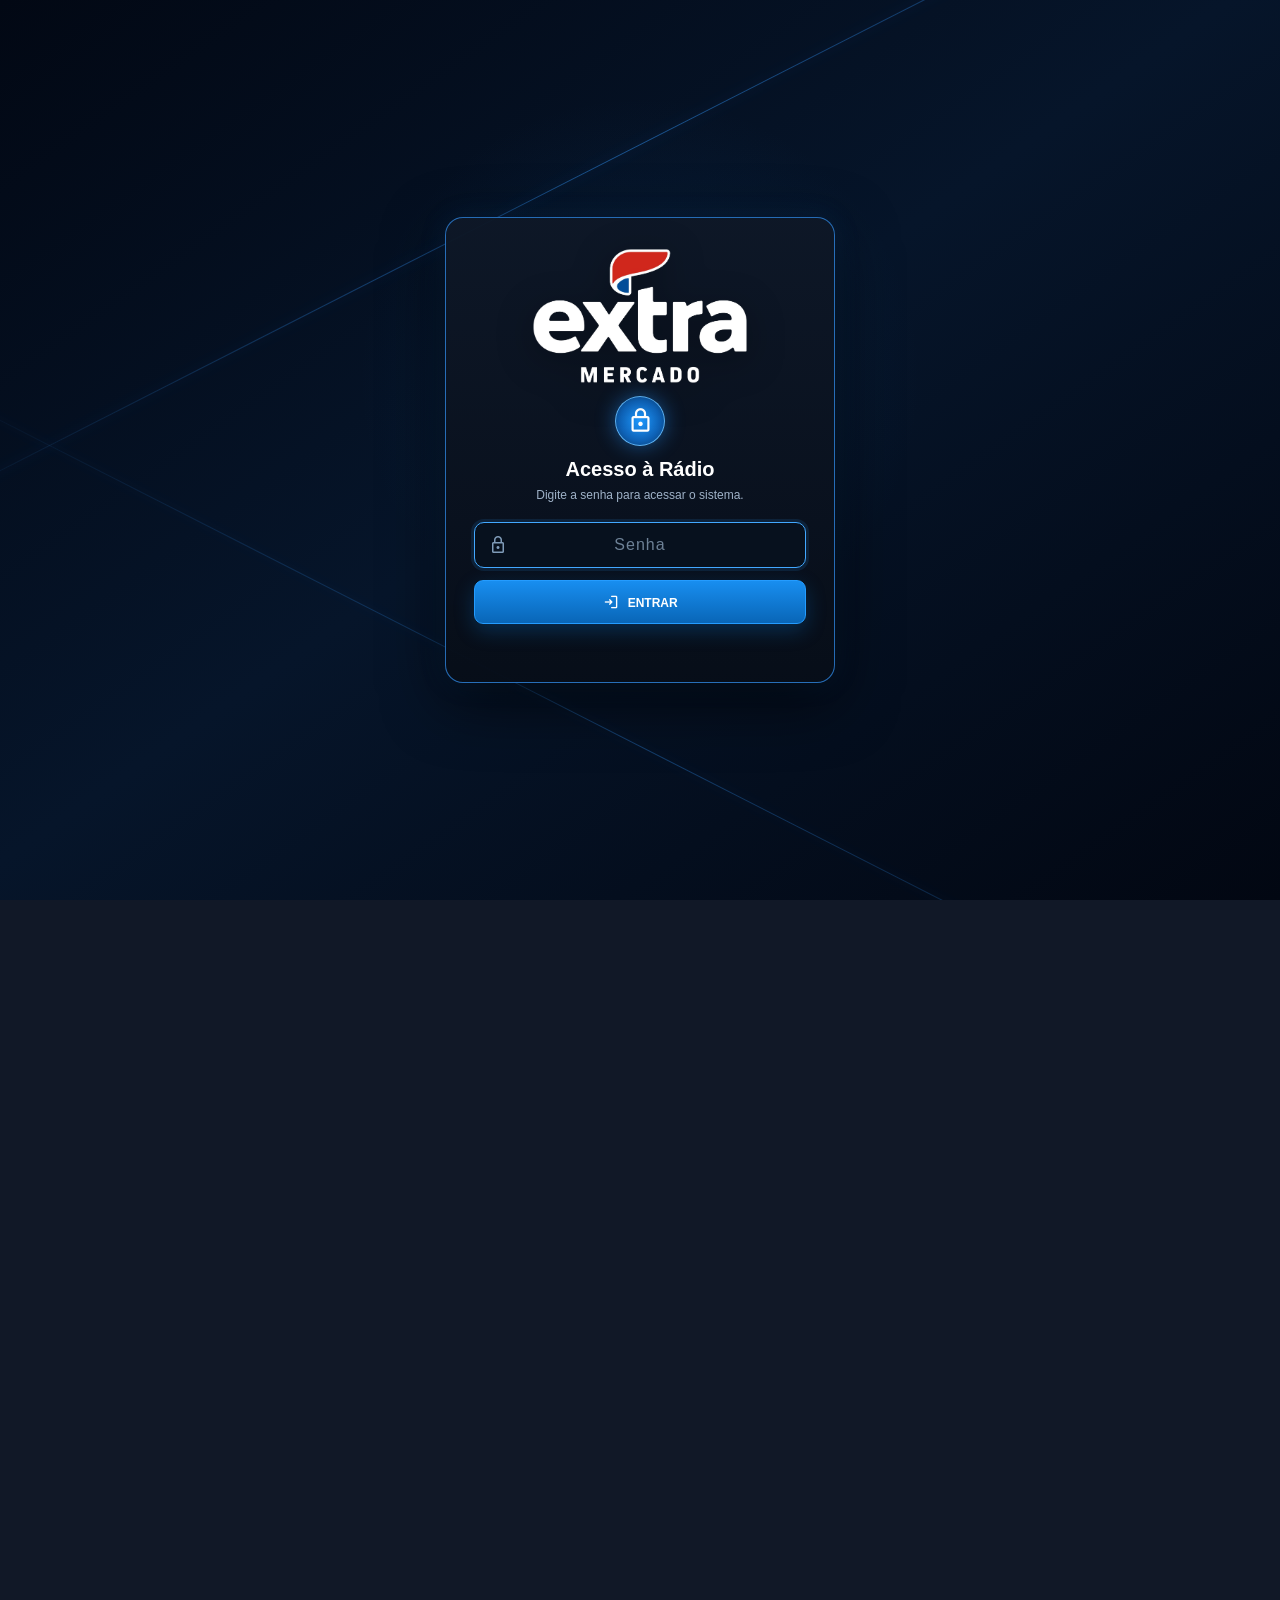
<file: radio-anuncios/index.html>
<!DOCTYPE html>
<html lang="pt-BR">
<head>
<link rel="icon" href="logo.ico">
<meta charset="UTF-8">
<meta name="viewport" content="width=device-width,initial-scale=1,maximum-scale=1">
<link rel="preconnect" href="https://fonts.googleapis.com">
<link rel="preconnect" href="https://fonts.gstatic.com" crossorigin>
<link href="https://fonts.googleapis.com/css2?family=Material+Symbols+Rounded:opsz,wght,FILL,GRAD@20..48,400,0,0" rel="stylesheet">
<title>Rádio Auto Anúncios Extra — v6</title>
<style>
*{box-sizing:border-box}
body{margin:0;background:#111827;color:#fff;font-family:Arial,Helvetica,sans-serif;overflow-x:hidden}
.container{width:min(100% - 20px,760px);margin:0 auto;padding:18px 0 30px}
.header{text-align:center;margin:2px 0 15px}.logo{width:min(190px,52vw);display:block;margin:0 auto 3px}.subtitle{margin:0;color:#2b7fc4;font-size:17px;font-weight:700}
.version{font-size:11px;color:#64748b;margin-top:3px}
.card,.settings-card{background:#1f2937;border:1px solid #303b4d;border-radius:14px;box-shadow:0 3px 10px rgba(0,0,0,.18)}
.card{padding:15px;margin-bottom:12px}.settings-grid{display:grid;grid-template-columns:1fr 1fr;gap:12px;margin-bottom:12px}.settings-card{padding:15px;min-width:0}.schedule-card{width:100%;box-sizing:border-box;margin-bottom:12px}
.title{display:block;font-weight:700;margin-bottom:9px;color:#f3f4f6;font-size:16px}
input[type=file],input[type=number],input[type=text],textarea,select{width:100%;padding:11px;border-radius:9px;border:1px solid #4b5563;background:#111827;color:#fff;font-size:14px}textarea{min-height:105px;resize:vertical;line-height:1.4}input[type=range]{width:100%;accent-color:#267bc1}
.radio-line{display:flex;gap:15px;flex-wrap:wrap}.radio-line label{font-size:13px;color:#e5e7eb;cursor:pointer}.radio-line input{accent-color:#267bc1}
.status{background:#111827;border:1px solid #374151;text-align:center;border-radius:11px;padding:16px 11px}.mode{font-size:12px;color:#9ca3af;text-transform:uppercase}.current{font-size:19px;font-weight:700;margin-top:6px;word-break:break-word;color:#60a5fa}.timer{font:700 36px monospace;margin-top:10px;color:#f3f4f6}.next{font-size:13px;color:#9ca3af;margin-top:7px}
.timeline{height:7px;background:#374151;border-radius:99px;overflow:hidden;margin:13px 0 6px}.timeline-fill{height:100%;width:0;background:#267bc1;transition:width .2s linear}.time-row{display:flex;justify-content:space-between;color:#9ca3af;font-size:10px}
button{width:100%;border:1px solid #3b4a5f;border-radius:9px;padding:10px 6px;margin-top:9px;font-size:12px;font-weight:700;cursor:pointer;background:#263447;color:#e5e7eb}button:hover:not(:disabled){background:#304157;border-color:#4b6582}button:disabled{opacity:.45;cursor:not-allowed}
.main-actions,.actions{display:grid;grid-template-columns:repeat(3,1fr);gap:7px}.main-actions button,.actions button{margin:0;min-width:0}.main-actions{margin-top:9px}.actions{margin-top:7px}
#start{background:#267bc1;border-color:#267bc1;color:#fff}#start:hover:not(:disabled){background:#2f8bd7}#pause{background:#344155}#stop{background:#3a2b30;border-color:#63343d;color:#fecaca}
#skipAd,#skipWait,#operationToggle{background:#263447;color:#dbeafe}.operation-toggle{border-color:#267bc1}
.count,.hint,.legend{font-size:12px;color:#9ca3af;line-height:1.5}.count{margin-top:7px}.legend{margin-top:8px}
.list{max-height:285px;overflow:auto;margin-top:8px}.item{display:flex;align-items:center;gap:8px;padding:9px 2px;border-bottom:1px solid #374151;min-width:0}.item-info{flex:1;min-width:0}.item-name{font-size:13px;line-height:1.3;word-break:break-word;color:#dbeafe}.item-meta{font-size:11px;color:#94a3b8;margin-top:3px}.item-status{font-size:11px;margin-top:3px;color:#9ca3af;font-weight:700}.item-status.playing{color:#22c55e}.item-status.last{color:#fbbf24}.delete{width:34px;height:34px;flex:0 0 34px;padding:0;margin:0;border:1px solid #4b5563;border-radius:8px;background:#111827;color:#ef4444;font-size:20px;line-height:1}.section-title{font-size:16px;font-weight:700;margin:0 0 9px}.two{display:grid;grid-template-columns:1fr 1fr;gap:10px}.field-label{display:block;font-size:12px;color:#cbd5e1;margin-bottom:5px}.range-value{font-size:11px;color:#9ca3af;text-align:right;margin-top:3px}.voice-actions{display:grid;grid-template-columns:1fr 1fr;gap:8px}.voice-actions button{margin:0}.primary{background:#267bc1;border-color:#267bc1;color:#fff}.secondary{background:#263447}.footer{text-align:center;margin:20px 0 3px;color:#fff;font-size:13px}.white-text{color:#fff;text-decoration:none}
.operation-mode{display:none;min-height:100vh;align-items:center;justify-content:center;padding:15px}.operation-panel{width:100%;max-width:680px;text-align:center;background:#1f2937;border:1px solid #303b4d;border-radius:18px;padding:24px 16px}.operation-logo{width:min(170px,46vw);margin:0 auto 5px}.operation-title{color:#60a5fa;font-size:20px;font-weight:800}.operation-current{font-size:21px;font-weight:800;color:#fff;word-break:break-word;margin:8px 0 12px}.operation-timer{font:800 54px monospace;color:#fff}.operation-next{font-size:13px;color:#9ca3af;margin:10px 0}.operation-buttons{display:grid;grid-template-columns:repeat(3,1fr);gap:8px;margin-top:8px}.operation-buttons button{margin:0}.op-timeline{margin-top:10px}.op-state{display:inline-block;padding:7px 14px;border-radius:999px;background:#4a161b;color:#f87171;border:1px solid #7f3039;font-weight:800;font-size:12px}.op-state.unlocked{background:#173b29;color:#4ade80;border:1px solid #2f7d50}.operation-lock-row{display:grid;grid-template-columns:1fr;gap:8px;margin-top:12px}.operation-lock-row button{margin:0}.operation-lock-btn{background:#4a161b;border-color:#7f3039;color:#fecaca}.operation-lock-btn.unlocked{background:#173b29;border-color:#2f7d50;color:#4ade80}.operation-help{font-size:11px;color:#9ca3af;margin-top:7px}
@media(max-width:560px){.container{padding:14px 10px 25px}.settings-grid{grid-template-columns:1fr 1fr}.two{grid-template-columns:1fr 1fr}.main-actions button,.actions button{font-size:11px;padding:9px 3px;min-height:40px}.operation-buttons{grid-template-columns:repeat(3,1fr)}.operation-buttons button{font-size:10px;padding:9px 3px}.current{font-size:17px}}

/* v2.0.19 - Modo Operação compacto */
.operation-lock-row {
  margin-top: 8px;
}
.operation-actions-row {
  display: grid;
  grid-template-columns: repeat(3, 1fr);
  gap: 8px;
  margin-top: 8px;
}
@media (max-width: 600px) {
  .operation-actions-row button {
    font-size: 11px;
    padding: 10px 4px;
    line-height: 1.2;
    min-height: 42px;
  }
}


/* v2.0.19 - Modo Operação: bloqueio separado das ações */
.operation-lock-row{display:grid;grid-template-columns:1fr;gap:8px;margin-top:10px}
.operation-actions-row{display:grid;grid-template-columns:repeat(3,1fr);gap:8px;margin-top:8px}
@media(max-width:560px){
  .operation-buttons{grid-template-columns:repeat(3,1fr)}
  .operation-buttons button{font-size:10px;padding:9px 3px;line-height:1.2;min-height:42px}
}


/* v2.0.19 */
.operation-buttons{display:grid;grid-template-columns:repeat(3,1fr);gap:8px;margin-top:8px}
.operation-buttons button:disabled{opacity:.45;cursor:not-allowed}
.operation-lock-row{display:grid;grid-template-columns:1fr;gap:8px;margin-top:10px}

/* v2.0.19 - centralização da interface */
body {
  min-height: 100vh;
}
#mainApp, #operationMode {
  width: min(100% - 20px, 760px);
  margin-left: auto !important;
  margin-right: auto !important;
}


/* v4.1 - Modo Operação realmente sobreposto à tela principal */
.operation-mode {
  display: none;
  position: fixed !important;
  inset: 0 !important;
  z-index: 9000 !important;
  width: 100vw !important;
  min-height: 100dvh !important;
  margin: 0 !important;
  padding: 14px !important;
  align-items: center;
  justify-content: center;
  overflow: auto;
  background: #0b1220;
}
.operation-mode .operation-panel {
  width: min(100%, 680px) !important;
  max-width: 680px;
  margin: auto !important;
}
body.operation-open{overflow:hidden}


/* v2.0.19 - estado e disponibilidade dos controles */
.op-state.locked {
  background: #4a161b !important;
  color: #f87171 !important;
}
.op-state.unlocked {
  background: #173b29 !important;
  color: #4ade80 !important;
}
.operation-buttons button:disabled {
  opacity: .45;
  cursor: not-allowed;
  pointer-events: none;
}


/* v2.0.19 - testar item individual da fila */
.item-actions {
  display: flex;
  align-items: center;
  gap: 5px;
  flex: 0 0 auto;
  margin-left: 6px;
}
.item-test, .item-delete {
  width: 30px !important;
  height: 30px !important;
  min-width: 30px !important;
  padding: 0 !important;
  margin: 0 !important;
  display: inline-flex !important;
  align-items: center;
  justify-content: center;
  border-radius: 7px !important;
  line-height: 1 !important;
}
.item-test {
  border: 1px solid #3d526b !important;
  background: #263447 !important;
  color: #e5e7eb !important;
  font-size: 13px !important;
}
.item-test.testing {
  border-color: #3f9f67 !important;
  background: #173b29 !important;
  color: #4ade80 !important;
}
.item-delete {
  border: 1px solid #4b5563 !important;
  background: #111827 !important;
  color: #ef4444 !important;
  font-size: 19px !important;
}
@media (max-width:560px) {
  .item-actions { gap: 4px; margin-left: 4px; }
  .item-test, .item-delete {
    width: 27px !important;
    height: 27px !important;
    min-width: 27px !important;
    font-size: 12px !important;
  }
  .item-delete { font-size: 17px !important; }
}


/* v2.0.19 - Google Material Symbols */
.mi{font-family:'Material Symbols Rounded';font-weight:400;font-style:normal;font-size:18px;line-height:1;letter-spacing:normal;text-transform:none;display:inline-flex;align-items:center;justify-content:center;vertical-align:-4px;font-feature-settings:'liga';white-space:nowrap}
button .mi{font-size:17px;vertical-align:-4px;margin-right:4px}
.title .mi,.section-title .mi{font-size:19px;margin-right:5px;vertical-align:-4px}
.legend .mi{font-size:14px;vertical-align:-3px;margin-right:2px}
.item-test .mi,.item-delete .mi{margin:0;font-size:17px}
/* Padronização visual dos cards de configuração e da fila */
.settings-card{background:#1f2937;border:1px solid #303b4d;border-radius:14px;box-shadow:0 3px 10px rgba(0,0,0,.18);padding:15px;min-width:0}
.settings-card .title{display:flex;align-items:center;font-weight:700;margin-bottom:9px;color:#f3f4f6;font-size:16px;line-height:1.2}
.queue-card{padding:15px}
.queue-card .section-title{display:flex;align-items:center;line-height:1.2}
.queue-volume{background:#151b23;border:1px solid #303b4d;border-radius:10px;padding:9px 11px;margin:0 0 9px}.queue-volume .field-label{display:flex;align-items:center;gap:4px;margin-bottom:5px;font-weight:700}.queue-volume input[type="range"]{width:100%;margin:0}.queue-volume .mi{font-size:16px}
.program-add-grid{display:grid;grid-template-columns:1fr 1fr;gap:9px;margin-bottom:9px}
.program-add-grid .secondary{width:100%;margin:0}
.idle-modal{position:fixed;inset:0;z-index:9000;display:none;align-items:center;justify-content:center;background:rgba(0,0,0,.72);padding:18px}
.idle-modal.open{display:flex}
.idle-dialog{width:min(390px,100%);box-sizing:border-box;background:#151b23;border:1px solid #303946;border-radius:16px;padding:18px;box-shadow:0 18px 55px rgba(0,0,0,.5)}
.idle-dialog-title{display:flex;align-items:center;gap:7px;font-size:18px;font-weight:800;margin-bottom:10px}
.idle-dialog input{width:100%;box-sizing:border-box;margin-top:6px}
.idle-dialog-actions{display:grid;grid-template-columns:1fr 1fr;gap:9px;margin-top:14px}
.idle-dialog-actions button{margin:0}
@media(max-width:560px){.program-add-grid{grid-template-columns:1fr}}



/* v2.0.19 - componentes nativos com aparência integrada ao tema */
.custom-time{position:relative;width:100%;height:43px}
.custom-time .time-display{width:100%;height:43px;display:flex;align-items:center;justify-content:space-between;padding:10px 12px;border-radius:9px;border:1px solid #4b5563;background:#111827;color:#fff;font-size:14px;line-height:1;pointer-events:none}
.custom-time .time-display::after{content:'expand_more';font-family:'Material Symbols Rounded';font-size:20px;color:#9ca3af}
.custom-time input[type=time]{position:absolute;inset:0;width:100%;height:100%;margin:0;padding:0;opacity:0;cursor:pointer;z-index:2}
.file-picker{position:relative;display:flex;align-items:center;justify-content:center;gap:7px;width:100%;min-height:43px;padding:10px 12px;border-radius:9px;border:1px solid #4b5563;background:#111827;color:#e5e7eb;font-size:13px;font-weight:700;cursor:pointer;overflow:hidden}
.file-picker:hover{background:#263447;border-color:#5b718b}
.file-picker input[type=file]{position:absolute;inset:0;width:100%;height:100%;padding:0;margin:0;opacity:0;cursor:pointer;z-index:2;border:0}
.file-picker .mi{font-size:18px;margin-right:0}
.queue-legend{display:flex;gap:16px;align-items:center;flex-wrap:wrap;margin-top:9px;font-size:11px;color:#9ca3af}
.legend-item{display:inline-flex;align-items:center;gap:5px}
.status-dot{width:9px;height:9px;border-radius:50%;display:inline-block;flex:0 0 9px}
.status-dot.playing{background:#22c55e;box-shadow:0 0 6px rgba(34,197,94,.45)}
.status-dot.last{background:#fbbf24;box-shadow:0 0 6px rgba(251,191,36,.35)}
.item-status{display:flex;align-items:center;gap:5px}
.item-status.playing,.item-status.last{color:#cbd5e1}
@media(max-width:560px){.custom-time,.custom-time .time-display{height:41px}.file-picker{min-height:41px;font-size:12px}}
.speech-card{overflow:hidden}.speech-collapse-header{width:100%;display:flex;align-items:center;justify-content:space-between;gap:10px;margin:0;padding:0;background:transparent;border:0;border-radius:0;color:#f3f4f6;text-align:left;cursor:pointer;box-shadow:none}.speech-collapse-header:hover{background:transparent;border-color:transparent;box-shadow:none}.speech-collapse-title{display:flex;align-items:center;font-size:16px;font-weight:700;line-height:1.2}.speech-collapse-arrow{font-family:'Material Symbols Rounded';font-size:24px;color:#94a3b8;transition:transform .2s ease;flex:0 0 auto}.speech-card.open .speech-collapse-arrow{transform:rotate(180deg);color:#60a5fa}.speech-collapse-body{display:none;margin-top:12px}.speech-card.open .speech-collapse-body{display:block}.speech-collapse-hint{font-size:11px;color:#9ca3af;margin-top:8px;line-height:1.35}@media(max-width:560px){.speech-collapse-title{font-size:15px}.speech-collapse-arrow{font-size:22px}}

#loginScreen{position:fixed;inset:0;z-index:9999;display:flex;align-items:center;justify-content:center;overflow:hidden;background:radial-gradient(circle at 50% 42%,rgba(18,84,145,.18),transparent 34%),linear-gradient(145deg,#020814 0%,#06152a 48%,#020712 100%);padding:20px}#loginScreen::before,#loginScreen::after{content:"";position:absolute;left:-18%;width:136%;height:1px;background:linear-gradient(90deg,transparent,rgba(49,151,255,.72),transparent);box-shadow:0 0 14px rgba(49,151,255,.42);transform:rotate(-27deg);pointer-events:none}#loginScreen::before{top:16%;opacity:.7}#loginScreen::after{bottom:17%;opacity:.48;transform:rotate(27deg)}#loginCard{position:relative;z-index:1;width:min(390px,100%);box-sizing:border-box;background:linear-gradient(180deg,rgba(14,24,39,.97),rgba(7,14,25,.98));border:1px solid rgba(52,153,255,.68);border-radius:18px;padding:28px;box-shadow:0 18px 60px rgba(0,0,0,.62),0 0 28px rgba(30,125,230,.12);text-align:center}#loginLogo{width:min(220px,72%);height:auto;display:block;margin:0 auto 10px;filter:drop-shadow(0 8px 18px rgba(0,0,0,.32))}#loginLock{width:50px;height:50px;margin:0 auto 12px;border-radius:50%;display:flex;align-items:center;justify-content:center;background:radial-gradient(circle,#1f9aff 0%,#0e62b7 58%,#083665 100%);border:1px solid rgba(102,190,255,.9);box-shadow:0 0 20px rgba(35,148,255,.48)}#loginLock .material-symbols-rounded{font-size:27px;color:#fff}#loginCard h2{margin:0 0 7px;color:#fff;font-size:20px;font-weight:800}#loginCard p{margin:0 0 20px;color:#9fb2c8;font-size:12px}#loginForm{margin:0}.login-input-wrap{position:relative}.login-input-wrap .material-symbols-rounded{position:absolute;left:14px;top:50%;transform:translateY(-50%);font-size:20px;color:#7f9bb8;pointer-events:none}#loginPassword{width:100%;box-sizing:border-box;background:#07111e;color:#fff;border:1px solid #2c78b8;border-radius:10px;padding:13px 42px 13px 42px;font-size:16px;text-align:center;letter-spacing:4px;outline:none;box-shadow:inset 0 0 0 1px rgba(31,129,214,.06)}#loginPassword:focus{border-color:#42a8ff;box-shadow:0 0 0 3px rgba(45,153,255,.12)}#loginPassword::placeholder{color:#6d8196;letter-spacing:1px}#loginButton{width:100%;margin-top:12px;background:linear-gradient(180deg,#188ef0,#0966b7);border-color:#249cff;color:#fff;box-shadow:0 7px 20px rgba(11,115,202,.3);min-height:44px}#loginButton:hover:not(:disabled){background:linear-gradient(180deg,#2b9eff,#0873ca);border-color:#55b5ff;box-shadow:0 8px 24px rgba(11,115,202,.4)}#loginButton .material-symbols-rounded{font-size:18px;vertical-align:-4px;margin-right:4px}#loginError{min-height:20px;color:#ff7b86;font-size:13px;margin-top:10px}body.login-locked> *:not(#loginScreen){visibility:hidden}@media(max-width:560px){#loginScreen{padding:16px}#loginCard{padding:25px 20px;width:min(390px,100%)}#loginLogo{width:min(210px,74vw)}#loginLock{width:48px;height:48px}}</style>
</head>
<body class="login-locked"><div id="loginScreen"><div id="loginCard"><img id="loginLogo" src="logo-login.png" alt="Extra Mercado"><div id="loginLock"><span class="material-symbols-rounded">lock</span></div><h2>Acesso à Rádio</h2><p>Digite a senha para acessar o sistema.</p><form id="loginForm"><div class="login-input-wrap"><span class="material-symbols-rounded">lock</span><input id="loginPassword" type="password" inputmode="numeric" autocomplete="off" placeholder="Senha" aria-label="Senha" required></div><button id="loginButton" type="submit"><span class="material-symbols-rounded">login</span> ENTRAR</button></form><div id="loginError"></div></div></div>
<div class="container" id="mainApp">
<div class="header"><img class="logo" src="logo-login.png" alt="Extra Mercado"><p class="subtitle">RÁDIO AUTO ANÚNCIOS</p><div class="version">v6 • MÚSICA + TEMPO OCIOSO + ANÚNCIOS</div></div>

<div class="card">
<div class="status" aria-live="polite">
<div id="mode" class="mode">PARADO</div>
<div id="current" class="current">Aguardando início</div>
<div class="timeline"><div id="timelineFill" class="timeline-fill"></div></div>
<div class="time-row"><span id="timeElapsed">00:00</span><span id="timeTotal">00:00</span></div>
<div id="timer" class="timer">00:00</div>
<div id="next" class="next">Próximo anúncio: --:--</div>
</div>
<div class="main-actions"><button id="start"><span class="mi">play_arrow</span> INICIAR</button><button id="pause" disabled><span class="mi">pause</span> PAUSAR</button><button id="stop" disabled><span class="mi">stop</span> PARAR</button></div>
<div class="actions"><button id="skipAd" disabled><span class="mi">skip_next</span> PULAR ANÚNCIO</button><button id="skipWait" disabled><span class="mi">skip_next</span> PULAR MÚSICA</button><button id="operationToggle"><span class="mi">point_of_sale</span> MODO OPERAÇÃO</button></div>
</div>

<div class="settings-grid">
<div class="settings-card"><label class="title" for="songsBeforeAd"><span class="mi">format_list_numbered</span> Itens antes do anúncio</label><input id="songsBeforeAd" type="number" min="1" step="1" value="3"><div class="hint">Ex.: 3 = conclui 3 itens da programação (música ou tempo ocioso) antes do bloco de anúncios.</div></div>
<div class="settings-card"><label class="title" for="adsPerBlock"><span class="mi">campaign</span> Anúncios por intervalo</label><input id="adsPerBlock" type="number" min="1" step="1" value="1"><div class="hint">Quantidade de anúncios tocados quando o contador de itens atingir o limite.</div></div>
</div>
<div class="settings-grid">
<div class="settings-card"><label class="title"><span class="mi">swap_vert</span> Ordem dos anúncios</label><div class="radio-line"><label><input type="radio" name="order" id="random" checked> Aleatório</label><label><input type="radio" name="order" id="sequential"> Sequencial</label></div></div>
<div class="settings-card"><label class="title"><span class="mi">repeat</span> Contador atual</label><div id="musicCounter" class="current" style="font-size:17px;margin:0">0 / 3 itens</div><div class="hint">O contador avança quando uma música ou um tempo ocioso é concluído.</div></div>
</div>

<div class="card settings-card schedule-card"><label class="title"><span class="mi">schedule</span> Horário de funcionamento</label><div class="two"><div><span class="field-label">Início</span><div class="custom-time"><div id="startTimeDisplay" class="time-display">07:00</div><input id="startTime" type="time" value="07:00" aria-label="Horário de início"></div></div><div><span class="field-label">Fim</span><div class="custom-time"><div id="endTimeDisplay" class="time-display">22:00</div><input id="endTime" type="time" value="22:00" aria-label="Horário de fim"></div></div></div><div class="hint">Fora desse período, toda a programação fica parada. No próximo início, músicas, tempo ocioso e anúncios recomeçam do zero.</div></div>

<div class="card speech-card" id="speechCard">
<button type="button" class="speech-collapse-header" id="speechCollapseToggle" aria-expanded="false" aria-controls="speechCollapseBody"><span class="speech-collapse-title"><span class="mi">record_voice_over</span> Criar locução para a fila</span><span class="speech-collapse-arrow" aria-hidden="true">expand_more</span></button>
<div class="speech-collapse-body" id="speechCollapseBody">
<textarea id="speechText" placeholder="Ex.: Atenção, clientes Extra Mercado! Aproveite nossas ofertas especiais de hoje."></textarea>
<div><span class="field-label">Voz do navegador</span><select id="voiceSelect"><option>Carregando vozes...</option></select></div>
<div class="two" style="margin-top:9px"><div><span class="field-label">Velocidade</span><select id="speechRate"><option value="0.9">0.90x</option><option value="1">1.00x</option><option value="1.1">1.10x</option><option value="1.25">1.25x</option><option value="1.35" selected>1.35x</option><option value="1.5">1.50x</option></select></div><div><span class="field-label">Tom de voz</span><select id="speechPitch"><option value="0.7">0.70</option><option value="0.8">0.80</option><option value="0.9" selected>0.90</option><option value="1">1.00</option><option value="1.1">1.10</option><option value="1.2">1.20</option></select></div></div>
<div class="two" style="margin-top:9px"><div><span class="field-label">Volume da voz <span id="speechVolumeValue">100%</span></span><input id="speechVolume" type="range" min="0" max="1" step="0.01" value="1"></div><div><span class="field-label">Volume da música <span id="bgVolumeValue">15%</span></span><input id="bgVolume" type="range" min="0" max="1" step="0.01" value="0.15"></div></div>
<div class="voice-actions" style="margin-top:9px"><button id="previewSpeech" class="secondary"><span class="mi">play_arrow</span> TESTAR LOCUÇÃO</button><button id="addSpeech" class="primary"><span class="mi">playlist_add</span> ADICIONAR À FILA</button></div>
<div class="hint speech-collapse-hint">A locução usa as vozes disponíveis no próprio navegador/Android. A música de fundo é o arquivo <strong>fundo.mp3</strong> desta pasta.</div>
</div>
<audio id="bgAudio" preload="auto" src="fundo.mp3" style="display:none"></audio>
<script>
/* v6 - Bloqueio de suspensão da tela enquanto o sistema estiver acessado.
   Usa a Screen Wake Lock API quando disponível. O bloqueio é solicitado após
   o login e renovado automaticamente quando a página volta a ficar visível
   ou quando o navegador libera o Wake Lock. */
let systemAccessGranted=false;
let screenWakeLock=null;
let wakeLockRetryId=null;

async function requestScreenWakeLock(){
  if(!systemAccessGranted) return;
  if(!('wakeLock' in navigator)) return;
  if(document.visibilityState!=='visible') return;
  try{
    if(screenWakeLock && !screenWakeLock.released) return;
    screenWakeLock=await navigator.wakeLock.request('screen');
    screenWakeLock.addEventListener('release',()=>{
      screenWakeLock=null;
      if(systemAccessGranted && document.visibilityState==='visible'){
        clearTimeout(wakeLockRetryId);
        wakeLockRetryId=setTimeout(()=>requestScreenWakeLock(),500);
      }
    });
  }catch(e){
    screenWakeLock=null;
    /* Alguns Androids liberam o Wake Lock temporariamente; tenta novamente. */
    clearTimeout(wakeLockRetryId);
    if(systemAccessGranted && document.visibilityState==='visible')
      wakeLockRetryId=setTimeout(()=>requestScreenWakeLock(),1500);
  }
}

function enableScreenWakeLock(){
  systemAccessGranted=true;
  requestScreenWakeLock();
}

document.addEventListener('visibilitychange',()=>{
  if(systemAccessGranted && document.visibilityState==='visible') requestScreenWakeLock();
});

(()=>{const screen=document.getElementById("loginScreen"),form=document.getElementById("loginForm"),input=document.getElementById("loginPassword"),err=document.getElementById("loginError");
async function config(){try{const r=await fetch("config.json",{cache:"no-store"});if(!r.ok)throw 0;const c=await r.json();if(typeof c.senha!=="string"||!c.senha)throw 0;return c.senha}catch(e){err.textContent="Não foi possível carregar a configuração de acesso.";return null}}
(async()=>{const senha=await config();if(!senha)return;form.addEventListener("submit",e=>{e.preventDefault();if(input.value===senha){document.body.classList.remove("login-locked");screen.style.display="none";input.value="";enableScreenWakeLock()}else{err.textContent="Senha incorreta.";input.select()}});input.focus()})()})();
</script><script>
/* v3.0 - reprodução de música de fundo mais compatível com Android/Chrome.
   A música usa o próprio elemento <audio> em loop. Isso evita que o Web Audio
   seja bloqueado quando a página está em segundo plano ou quando o TTS começa. */
let bgMusicActive = false;
let bgPaused = false;
let bgRetryId = null;
let mediaUnlocked = false;

function updateBgVolume(){
  const v=Number(document.getElementById("bgVolume")?.value ?? 0.22);
  bgAudio.volume=Number.isFinite(v)?Math.max(0,Math.min(1,v)):0.22;
}

function startBgMusic(volume){
  bgMusicActive=true;
  bgPaused=false;
  if(bgRetryId){clearInterval(bgRetryId);bgRetryId=null;}
  bgAudio.loop=true;
  if(Number.isFinite(Number(volume))) bgAudio.volume=Number(volume);
  else updateBgVolume();
  try{bgAudio.currentTime=0}catch(e){}
  const p=bgAudio.play();
  const armRetry=()=>{
    if(bgRetryId)clearInterval(bgRetryId);
    bgRetryId=setInterval(()=>{
      if(!bgMusicActive||bgPaused){clearInterval(bgRetryId);bgRetryId=null;return;}
      if(bgAudio.paused){try{const q=bgAudio.play();if(q&&q.catch)q.catch(()=>{});}catch(e){}}
    },700);
  };
  if(p && typeof p.catch==="function") return p.catch(()=>{armRetry()});
  armRetry();
  return Promise.resolve();
}

function pauseBgMusic(){
  if(!bgMusicActive || bgPaused) return;
  try{bgAudio.pause()}catch(e){}
  bgPaused=true;
}

function resumeBgMusic(){
  if(!bgMusicActive || !bgPaused) return Promise.resolve();
  bgPaused=false;
  const p=bgAudio.play();
  const armRetry=()=>{
    if(bgRetryId)clearInterval(bgRetryId);
    bgRetryId=setInterval(()=>{
      if(!bgMusicActive||bgPaused){clearInterval(bgRetryId);bgRetryId=null;return;}
      if(bgAudio.paused){try{const q=bgAudio.play();if(q&&q.catch)q.catch(()=>{});}catch(e){}}
    },700);
  };
  if(p && typeof p.catch==="function") return p.catch(()=>{armRetry()});
  armRetry();
  return Promise.resolve();
}

function stopBgMusic(){
  bgMusicActive=false;
  bgPaused=false;
  if(bgRetryId){clearInterval(bgRetryId);bgRetryId=null;}
  try{bgAudio.pause();bgAudio.currentTime=0}catch(e){}
}

/* Desbloqueia o pipeline de áudio após um toque explícito no botão INICIAR.
   O elemento é silenciado durante o pequeno desbloqueio e volta ao volume normal. */
function unlockMedia(){
  try{
    const oldMuted=bgAudio.muted;
    const oldVolume=bgAudio.volume;
    bgAudio.muted=true;
    bgAudio.volume=0;
    const p=bgAudio.play();
    const done=()=>{try{bgAudio.pause();bgAudio.currentTime=0;bgAudio.muted=oldMuted;bgAudio.volume=oldVolume;mediaUnlocked=true}catch(e){}};
    if(p && typeof p.then==="function") p.then(done).catch(done); else done();
  }catch(e){}
}
updateBgVolume();
</script>
</div>

<div class="card queue-card">
<h2 class="section-title"><span class="mi">playlist_play</span> Programação de reprodução</h2>
<div class="program-add-grid">
<label class="file-picker"><span class="mi">audio_file</span> SELECIONAR MÚSICAS MP3<input id="musicFiles" type="file" accept="audio/*" multiple></label>
<button id="addIdle" type="button" class="secondary"><span class="mi">timer</span> ADICIONAR TEMPO OCIOSO</button>
</div>
<div class="queue-volume"><span class="field-label"><span class="mi">volume_up</span> Volume das músicas <span id="musicVolumeValue">100%</span></span><input id="musicVolume" type="range" min="0" max="1" step="0.01" value="1"></div>
<div id="musicCount" class="count">Nenhum item selecionado.</div>
<div id="musicList" class="list"></div>
<div class="queue-legend"><span class="legend-item"><span class="status-dot playing"></span> Em reprodução</span><span class="legend-item"><span class="status-dot last"></span> Último tocado</span></div>
</div>

<div id="idleModal" class="idle-modal" aria-hidden="true">
  <div class="idle-dialog">
    <div class="idle-dialog-title"><span class="mi">timer</span> Adicionar tempo ocioso</div>
    <div class="hint">O tempo ocioso entra na mesma fila das músicas e conta como 1 item concluído. Durante esse período, nenhum áudio é reproduzido.</div>
    <label class="field-label" for="idleMinutes">Duração em minutos</label>
    <input id="idleMinutes" type="number" min="1" max="720" step="1" value="5">
    <div class="idle-dialog-actions">
      <button id="cancelIdle" type="button" class="secondary">CANCELAR</button>
      <button id="confirmIdle" type="button"><span class="mi">add</span> ADICIONAR</button>
    </div>
  </div>
</div>

<div class="card queue-card">
<h2 class="section-title"><span class="mi">campaign</span> Selecionar anúncios MP3</h2>
<label class="file-picker"><span class="mi">audio_file</span> SELECIONAR ARQUIVOS MP3<input id="adFiles" type="file" accept="audio/*" multiple></label>
<div class="queue-volume"><span class="field-label"><span class="mi">volume_up</span> Volume dos anúncios MP3 <span id="adVolumeValue">100%</span></span><input id="adVolume" type="range" min="0" max="1" step="0.01" value="1"><div class="hint">Controla os anúncios em MP3 e também atua como volume geral dos itens de locução. O volume da locução e o volume da música de fundo continuam com ajuste próprio no card de criação de locução.</div></div>
<div id="count" class="count">Nenhum áudio selecionado.</div>
<div id="list" class="list"></div>
<div class="queue-legend"><span class="legend-item"><span class="status-dot playing"></span> Em reprodução</span><span class="legend-item"><span class="status-dot last"></span> Último tocado</span></div>
</div>

<div class="card"><div class="hint"><strong>Como esta versão funciona:</strong><br>A programação aceita músicas e <strong>tempo ocioso</strong> na mesma fila. Cada item concluído vale 1 unidade para o contador. Ex.: 2 músicas + 1 tempo ocioso de 5 minutos = bloco de anúncios. Durante o tempo ocioso, não há áudio e a tela mostra uma contagem regressiva. Fora do horário de funcionamento, toda a programação para. No próximo horário de início, a sequência recomeça do zero.</div></div>
</div>

<div id="operationMode" class="operation-mode"><div class="operation-panel"><img class="operation-logo" src="logo-extra.png" alt="Extra Mercado"><div class="operation-title">AUTO ANÚNCIOS • v6</div><div id="opMode" class="mode" style="margin-top:16px">PARADO</div><div id="opCurrent" class="operation-current">Aguardando início</div><div class="timeline op-timeline"><div id="opTimelineFill" class="timeline-fill"></div></div><div class="time-row"><span id="opElapsed">00:00</span><span id="opTotal">00:00</span></div><div id="opTimer" class="operation-timer">00:00</div><div id="opNext" class="operation-next">Próximo anúncio: --:--</div><div id="opState" class="op-state">🔒 FUNÇÕES BLOQUEADAS</div>
<div class="operation-lock-row">
<button id="operationLock" class="operation-lock-btn"><span class="mi">lock_open</span> DESBLOQUEAR FUNÇÕES</button>
</div>
<div class="operation-help">Verde = funções desbloqueadas • Vermelho = funções bloqueadas</div>
<div class="operation-buttons">
<button id="operationSkipMusic" disabled><span class="mi">skip_next</span> PULAR MÚSICA</button>
<button id="operationSkipAd" disabled><span class="mi">campaign</span> PULAR ANÚNCIO</button>
<button id="exitOperation" disabled><span class="mi">logout</span> SAIR DO MODO</button>
</div></div></div>

<audio id="player" playsinline></audio>
<div class="footer">© 2026 By <a href="mailto: thiago.vieira1@gpabr.com" class="white-text">Thiago Teles</a></div>

<script>

const $=id=>document.getElementById(id);
const adInput=$("adFiles"),list=$("list"),count=$("count");
const musicInput=$("musicFiles"),musicList=$("musicList"),musicCount=$("musicCount"),musicCounter=$("musicCounter");
const addIdle=$("addIdle"),idleModal=$("idleModal"),idleMinutes=$("idleMinutes"),cancelIdle=$("cancelIdle"),confirmIdle=$("confirmIdle");
const songsBeforeAd=$("songsBeforeAd"),adsPerBlock=$("adsPerBlock"),random=$("random"),sequential=$("sequential");
const start=$("start"),pause=$("pause"),stop=$("stop"),skipAd=$("skipAd"),player=$("player");
const mode=$("mode"),current=$("current"),timer=$("timer"),next=$("next"),timelineFill=$("timelineFill"),timeElapsed=$("timeElapsed"),timeTotal=$("timeTotal");
const startTime=$("startTime"),endTime=$("endTime"),musicVolume=$("musicVolume"),musicVolumeValue=$("musicVolumeValue"),adVolume=$("adVolume"),adVolumeValue=$("adVolumeValue");
const startTimeDisplay=$("startTimeDisplay"),endTimeDisplay=$("endTimeDisplay");
const speechText=$("speechText"),voiceSelect=$("voiceSelect"),speechRate=$("speechRate"),speechPitch=$("speechPitch"),speechVolume=$("speechVolume"),speechVolumeValue=$("speechVolumeValue"),bgVolume=$("bgVolume"),bgVolumeValue=$("bgVolumeValue"),bgAudio=$("bgAudio");
const previewSpeech=$("previewSpeech"),addSpeech=$("addSpeech");
const operationToggle=$("operationToggle"),operationMode=$("operationMode"),exitOperation=$("exitOperation"),operationLock=$("operationLock"),opMode=$("opMode"),opCurrent=$("opCurrent"),opTimer=$("opTimer"),opNext=$("opNext"),opState=$("opState"),operationSkipAd=$("operationSkipAd"),operationSkipMusic=$("operationSkipMusic"),opTimelineFill=$("opTimelineFill"),opElapsed=$("opElapsed"),opTotal=$("opTotal");

let ads=[],programQueue=[],musics=[],running=false,paused=false,phase="idle",elapsed=0,lastTick=0,timerId=null,currentAd=null,lastPlayedAd=null,currentMusic=null,lastPlayedMusic=null,currentProgramItem=null,lastPlayedProgramItem=null,idleRemaining=0,idleTimerId=null;
let musicIndex=0,musicCountValue=0,seqIndex=0,usedSequential=[],currentUrl=null,operationActive=false,operationUnlocked=false;
let scheduleWaiting=false,scheduleResumePhase=null;
let speechVoices=[],speechSession=0,speechPlaying=false,speechPaused=false,previewing=false;

/* Persistência local das filas: IndexedDB guarda os próprios MP3s selecionados,
   então a fila sobrevive ao fechamento acidental da guia/Chrome. */
const QUEUE_DB_NAME="AutoAnunciosExtraQueue";
const QUEUE_DB_VERSION=1;
let queueDbPromise=null;
function openQueueDb(){
  if(queueDbPromise)return queueDbPromise;
  queueDbPromise=new Promise((resolve,reject)=>{
    if(!window.indexedDB){reject(new Error("IndexedDB indisponível"));return}
    const req=indexedDB.open(QUEUE_DB_NAME,QUEUE_DB_VERSION);
    req.onupgradeneeded=()=>{
      const db=req.result;
      if(!db.objectStoreNames.contains("music"))db.createObjectStore("music",{keyPath:"id"});
      if(!db.objectStoreNames.contains("ads"))db.createObjectStore("ads",{keyPath:"id"});
    };
    req.onsuccess=()=>resolve(req.result);req.onerror=()=>reject(req.error||new Error("Falha ao abrir IndexedDB"));
  });
  return queueDbPromise;
}
function idbTx(store,mode,fn){return openQueueDb().then(db=>new Promise((resolve,reject)=>{const tx=db.transaction(store,mode),os=tx.objectStore(store);let result;try{result=fn(os)}catch(e){reject(e);return}tx.oncomplete=()=>resolve(result);tx.onerror=()=>reject(tx.error||new Error("Falha IndexedDB"));tx.onabort=()=>reject(tx.error||new Error("Operação cancelada"))}))}
function idbPut(store,value){return idbTx(store,"readwrite",os=>os.put(value))}
function idbDelete(store,id){return idbTx(store,"readwrite",os=>os.delete(id))}
function idbClear(store){return idbTx(store,"readwrite",os=>os.clear())}
function idbGetAll(store){return idbTx(store,"readonly",os=>new Promise((resolve,reject)=>{const r=os.getAll();r.onsuccess=()=>resolve(r.result||[]);r.onerror=()=>reject(r.error)}))}
async function persistMusic(item){return idbPut("music",{id:item.id,type:item.type||"music",name:item.name,file:item.file||null,durationSeconds:item.durationSeconds||null,createdAt:item.createdAt||Date.now()})}
async function persistAd(item){return idbPut("ads",{id:item.id,kind:item.kind,name:item.name,file:item.file||null,text:item.text||"",rate:item.rate,pitch:item.pitch,voiceName:item.voiceName,voiceLang:item.voiceLang,voiceIndex:item.voiceIndex,voiceVolume:item.voiceVolume,bgVolume:item.bgVolume})}
async function loadSavedQueues(){
  try{
    const [ms,as]=await Promise.all([idbGetAll("music"),idbGetAll("ads")]);
    programQueue=ms.map(x=>({id:x.id,type:x.type||"music",name:x.name,file:x.file||null,durationSeconds:x.durationSeconds||null,createdAt:x.createdAt||0}));
    programQueue.sort((a,b)=>(a.createdAt||0)-(b.createdAt||0));
    musics=programQueue.filter(x=>x.type==="music");
    ads=as.map(x=>({id:x.id,kind:x.kind,name:x.name,file:x.file||null,text:x.text||"",rate:x.rate,pitch:x.pitch,voiceName:x.voiceName,voiceLang:x.voiceLang,voiceIndex:x.voiceIndex,voiceVolume:x.voiceVolume,bgVolume:x.bgVolume}));
    renderMusicList();renderAdList();updateMusicCounter();
  }catch(e){console.warn("Não foi possível restaurar as filas salvas.",e)}
}
async function clearSavedQueues(){try{await Promise.all([idbClear("music"),idbClear("ads")])}catch(e){console.warn(e)}}

function loadSettings(){
  try{
    const c=JSON.parse(localStorage.getItem("extraAutoV5")||localStorage.getItem("extraAutoV4_2")||"{}");
    if(c.songsBeforeAd)songsBeforeAd.value=c.songsBeforeAd;
    if(c.adsPerBlock)adsPerBlock.value=c.adsPerBlock;
    if(c.random!==undefined){random.checked=c.random;sequential.checked=!c.random}
    if(c.startTime)startTime.value=c.startTime;if(c.endTime)endTime.value=c.endTime;
    if(c.musicVolume!==undefined)musicVolume.value=c.musicVolume;else if(c.adVolume!==undefined)musicVolume.value=c.adVolume;
    if(c.adVolume!==undefined)adVolume.value=c.adVolume;
    if(c.speechRate)speechRate.value=c.speechRate;if(c.speechPitch)speechPitch.value=c.speechPitch;
    if(c.speechVolume!==undefined)speechVolume.value=c.speechVolume;if(c.bgVolume!==undefined)bgVolume.value=c.bgVolume;
  }catch(e){}
}
function saveSettings(){localStorage.setItem("extraAutoV5",JSON.stringify({
  songsBeforeAd:songsBeforeAd.value,adsPerBlock:adsPerBlock.value,random:random.checked,startTime:startTime.value,endTime:endTime.value,
  musicVolume:musicVolume.value,adVolume:adVolume.value,speechRate:speechRate.value,speechPitch:speechPitch.value,speechVolume:speechVolume.value,bgVolume:bgVolume.value
}))}
loadSettings();

function syncTimeDisplays(){startTimeDisplay.textContent=startTime.value||"07:00";endTimeDisplay.textContent=endTime.value||"22:00"}
syncTimeDisplays();[startTime,endTime].forEach(el=>el.addEventListener("input",syncTimeDisplays));
function formatTime(sec){sec=Math.max(0,Math.floor(sec));return String(Math.floor(sec/60)).padStart(2,"0")+":"+String(sec%60).padStart(2,"0")}
function songsLimit(){let n=Math.floor(Number(songsBeforeAd.value));if(!Number.isFinite(n)||n<1)n=1;songsBeforeAd.value=n;return n}
function programItemCount(){return programQueue.length}
function refreshMusicAlias(){musics=programQueue.filter(x=>x.type==="music")}
function adBlockLimit(){let n=Math.floor(Number(adsPerBlock.value));if(!Number.isFinite(n)||n<1)n=1;adsPerBlock.value=n;return n}
function timeMinutes(v){const [h,m]=String(v||"00:00").split(":").map(Number);return h*60+m}
function inSchedule(){const now=new Date(),cur=now.getHours()*3600+now.getMinutes()*60+now.getSeconds(),a=timeMinutes(startTime.value)*60,b=timeMinutes(endTime.value)*60;return a<=b?cur>=a&&cur<b:cur>=a||cur<b}
function secondsUntilScheduleStart(){const now=new Date(),[h,m]=String(startTime.value||"07:00").split(":").map(Number),target=new Date(now);target.setHours(Number.isFinite(h)?h:0,Number.isFinite(m)?m:0,0,0);if(target<=now)target.setDate(target.getDate()+1);return Math.max(0,Math.ceil((target-now)/1000))}
function estimateSpeechSeconds(text,rate){return Math.max(2,Math.ceil((text.trim().length/11)/Number(rate||1.35)))}
function clampVolume(v){v=Number(v);return Number.isFinite(v)?Math.max(0,Math.min(1,v)):1}
function effectiveSpeechVolume(item){return clampVolume(Number(item?.voiceVolume??speechVolume.value)*clampVolume(adVolume.value))}
function effectiveSpeechBgVolume(item){return clampVolume(Number(item?.bgVolume??bgVolume.value)*clampVolume(adVolume.value))}
function applyActivePlayerVolume(){
  if(!player)return;
  const role=player.dataset.audioRole||((phase==="ad"||currentAd)?"ad":"music");
  player.volume=role==="ad"?clampVolume(adVolume.value):clampVolume(musicVolume.value);
}
function updateVolumeLabels(){
  const mv=clampVolume(musicVolume.value),av=clampVolume(adVolume.value);
  musicVolumeValue.textContent=Math.round(mv*100)+"%";
  adVolumeValue.textContent=Math.round(av*100)+"%";
  speechVolumeValue.textContent=Math.round(clampVolume(speechVolume.value)*100)+"%";
  bgVolumeValue.textContent=Math.round(clampVolume(bgVolume.value)*100)+"%";
  applyActivePlayerVolume();
  if(bgAudio) bgAudio.volume=clampVolume(bgVolume.value);
}
function updateMusicCounter(){musicCounter.textContent=`${musicCountValue} / ${songsLimit()} itens`}
updateVolumeLabels();updateMusicCounter();

function loadVoices(){
  const all=speechSynthesis.getVoices(),br=all.filter(v=>/^pt(-|_)br$/i.test(v.lang||"")||/^pt$/i.test(v.lang||""));
  speechVoices=br.length?br:all;voiceSelect.innerHTML="";
  speechVoices.forEach((v,i)=>{const o=document.createElement("option");o.value=i;o.textContent=`${v.name} — ${v.lang||""}`;voiceSelect.appendChild(o)});
  const idx=speechVoices.findIndex(v=>/^pt(-|_)br$/i.test(v.lang||""));if(idx>=0)voiceSelect.value=String(idx)
}
speechSynthesis.onvoiceschanged=loadVoices;loadVoices();
let speechKeepAliveId=null;
function clearSpeechKeepAlive(){if(speechKeepAliveId){clearInterval(speechKeepAliveId);speechKeepAliveId=null}}
function startSpeechKeepAlive(){clearSpeechKeepAlive();speechKeepAliveId=setInterval(()=>{if(speechPlaying&&!speechPaused)try{speechSynthesis.resume()}catch(e){}},5000)}
function speakChunks(text,onDone,volumeOverride=null){
  speechSession++;const session=speechSession,chunks=text.match(/[^.!?]+[.!?]+|[^.!?]+$/g)||[text];let i=0;
  speechPlaying=true;speechPaused=false;startSpeechKeepAlive();try{speechSynthesis.cancel()}catch(e){}
  function nextChunk(){
    if(session!==speechSession)return;if(i>=chunks.length){speechPlaying=false;clearSpeechKeepAlive();onDone&&onDone();return}
    const u=new SpeechSynthesisUtterance(chunks[i++].trim());u.lang="pt-BR";u.rate=Number(speechRate.value);u.pitch=Number(speechPitch.value);u.volume=volumeOverride===null?clampVolume(speechVolume.value):clampVolume(volumeOverride);
    u.voice=speechVoices[Number(voiceSelect.value)]||speechVoices.find(v=>/^pt(-|_)br$/i.test(v.lang||""))||speechVoices[0]||null;
    u.onend=nextChunk;u.onerror=()=>{if(session===speechSession){speechPlaying=false;clearSpeechKeepAlive();onDone&&onDone()}};
    try{speechSynthesis.resume();speechSynthesis.speak(u)}catch(e){if(session===speechSession){speechPlaying=false;clearSpeechKeepAlive();onDone&&onDone()}}
  } nextChunk()
}
function stopSpeech(){speechSession++;clearSpeechKeepAlive();try{speechSynthesis.cancel()}catch(e){}speechPlaying=false;speechPaused=false}
function preview(){
  const text=speechText.value.trim();if(!text){alert("Digite um texto para testar.");return}
  stopPreview();previewing=true;speakChunks(text,()=>{if(previewing){stopBgMusic();previewing=false;previewSpeech.innerHTML='<span class="mi">play_arrow</span> TESTAR LOCUÇÃO'}});
  startBgMusic(Number(bgVolume.value)).catch(()=>{});previewSpeech.innerHTML='<span class="mi">stop</span> PARAR TESTE'
}
function stopPreview(){previewing=false;stopSpeech();stopBgMusic();previewSpeech.innerHTML='<span class="mi">play_arrow</span> TESTAR LOCUÇÃO'}
previewSpeech.addEventListener("click",()=>previewing?stopPreview():preview());
function addSpeechItem(){
  if(previewing)stopPreview();const text=speechText.value.trim();if(!text){alert("Digite o texto da locução.");return}
  const v=speechVoices[Number(voiceSelect.value)]||{};
  const item={kind:"speech",id:crypto.randomUUID?crypto.randomUUID():String(Date.now()+Math.random()),name:"Locução: "+text.slice(0,70)+(text.length>70?"…":""),text,rate:Number(speechRate.value),voiceName:v.name||"Voz do navegador",voiceLang:v.lang||"pt-BR",voiceIndex:Number(voiceSelect.value),voiceVolume:Number(speechVolume.value),pitch:Number(speechPitch.value),bgVolume:Number(bgVolume.value)};
  ads.push(item);renderAdList();persistAd(item).catch(e=>console.warn(e));speechText.value="";saveSettings()
}
addSpeech.addEventListener("click",addSpeechItem);

musicInput.addEventListener("change",()=>{
  Array.from(musicInput.files).forEach(file=>{
    const item={id:crypto.randomUUID?crypto.randomUUID():String(Date.now()+Math.random()),type:"music",file,name:file.name,createdAt:Date.now()+Math.random()};
    programQueue.push(item);persistMusic(item).catch(e=>console.warn(e));
  });
  refreshMusicAlias();musicInput.value="";renderMusicList();updateMusicCounter();
});
function openIdleModal(){idleMinutes.value=idleMinutes.value||5;idleModal.classList.add("open");idleModal.setAttribute("aria-hidden","false");setTimeout(()=>idleMinutes.focus(),50)}
function closeIdleModal(){idleModal.classList.remove("open");idleModal.setAttribute("aria-hidden","true")}
addIdle.addEventListener("click",openIdleModal);cancelIdle.addEventListener("click",closeIdleModal);
idleModal.addEventListener("click",e=>{if(e.target===idleModal)closeIdleModal()});
confirmIdle.addEventListener("click",()=>{
  let min=Math.floor(Number(idleMinutes.value));if(!Number.isFinite(min)||min<1)min=1;if(min>720)min=720;idleMinutes.value=min;
  const item={id:crypto.randomUUID?crypto.randomUUID():String(Date.now()+Math.random()),type:"idle",name:`Tempo ocioso — ${min} minuto${min===1?"":"s"}`,durationSeconds:min*60,createdAt:Date.now()+Math.random()};
  programQueue.push(item);persistMusic(item).catch(e=>console.warn(e));refreshMusicAlias();renderMusicList();updateMusicCounter();closeIdleModal();
});
adInput.addEventListener("change",()=>{Array.from(adInput.files).forEach(file=>{const item={kind:"mp3",id:crypto.randomUUID?crypto.randomUUID():String(Date.now()+Math.random()),file,name:file.name};ads.push(item);persistAd(item).catch(e=>console.warn(e))});adInput.value="";renderAdList()});

let queueTestAudio=null,queueTestUrl=null;
function stopQueueTest(){
  try{speechSynthesis.cancel()}catch(e){}
  if(queueTestAudio){
    try{queueTestAudio.oncanplay=null;queueTestAudio.onloadeddata=null;queueTestAudio.onended=null;queueTestAudio.onerror=null;queueTestAudio.pause();queueTestAudio.currentTime=0;queueTestAudio.removeAttribute("src");queueTestAudio.load()}catch(e){}
    queueTestAudio=null;
  }
  if(queueTestUrl){try{URL.revokeObjectURL(queueTestUrl)}catch(e){}queueTestUrl=null}
  try{stopBgMusic()}catch(e){}
  document.querySelectorAll(".item-test.testing").forEach(b=>{b.classList.remove("testing");b.innerHTML='<span class="mi">play_arrow</span>'})
}
function testFile(item,button,kind){
  if(button.classList.contains("testing")){stopQueueTest();return}
  stopQueueTest();button.classList.add("testing");button.innerHTML='<span class="mi">stop</span>';
  if(kind==="speech"){
    startBgMusic(effectiveSpeechBgVolume(item)).catch(()=>{});
    speakChunks(item.text,stopQueueTest,effectiveSpeechVolume(item));
    return;
  }
  if(!item.file){stopQueueTest();return}
  queueTestUrl=URL.createObjectURL(item.file);
  queueTestAudio=new Audio();
  queueTestAudio.preload="auto";
  queueTestAudio.playsInline=true;
  queueTestAudio.loop=false;
  queueTestAudio.src=queueTestUrl;
  queueTestAudio.volume=kind==="music"?clampVolume(musicVolume.value):clampVolume(adVolume.value);
  const finish=()=>stopQueueTest();
  queueTestAudio.onended=finish;
  queueTestAudio.onerror=finish;
  const playOnce=()=>{
    if(!queueTestAudio)return;
    queueTestAudio.oncanplay=null;
    const p=queueTestAudio.play();
    if(p&&p.catch)p.catch(finish);
  };
  queueTestAudio.oncanplay=playOnce;
  try{queueTestAudio.load()}catch(e){}
  if(queueTestAudio.readyState>=2)playOnce();
}
function renderMusicList(){
  musicCount.textContent=programQueue.length?`${programQueue.length} item(ns) na programação.`:"Nenhum item selecionado.";
  musicList.innerHTML="";
  programQueue.forEach((item,i)=>{
    const row=document.createElement("div");row.className="item";
    const info=document.createElement("div");info.className="item-info";
    const name=document.createElement("div");name.className="item-name";
    name.textContent=item.type==="idle"?`\u23f1\ufe0f ${i+1}. ${item.name}`:`${i+1}. ${item.name}`;
    const meta=document.createElement("div");meta.className="item-meta";
    meta.textContent=item.type==="idle"?"Sem áudio • pausa programada":"Arquivo MP3";
    const st=document.createElement("div");st.className="item-status";
    if(item===currentProgramItem){st.classList.add("playing");st.innerHTML='<span class="status-dot playing"></span><span>EM REPRODUÇÃO</span>'}
    else if(item===lastPlayedProgramItem){st.classList.add("last");st.innerHTML='<span class="status-dot last"></span><span>ÚLTIMO TOCADO</span>'}
    info.append(name,meta,st);
    const actions=document.createElement("div");actions.className="item-actions";
    if(item.type==="music"){
      const test=document.createElement("button");test.type="button";test.className="item-test";test.innerHTML='<span class="mi">play_arrow</span>';test.title="Testar música";test.onclick=e=>{e.stopPropagation();testFile(item,test,"music")};actions.append(test);
    }
    const del=document.createElement("button");del.type="button";del.className="item-delete";del.innerHTML='<span class="mi">delete</span>';del.title="Excluir item";
    del.onclick=e=>{
      e.stopPropagation();
      if(item===currentProgramItem&&running)stopRadio();
      const idx=programQueue.indexOf(item);if(idx>=0)programQueue.splice(idx,1);
      idbDelete("music",item.id).catch(e=>console.warn(e));
      refreshMusicAlias();if(musicIndex>=programQueue.length)musicIndex=0;renderMusicList();updateMusicCounter();
    };
    actions.append(del);row.append(info,actions);musicList.appendChild(row)
  })
}
function renderAdList(){
  count.textContent=ads.length?`${ads.length} item(ns) na fila.`:"Nenhum áudio selecionado.";list.innerHTML="";
  ads.forEach((item,i)=>{
    const row=document.createElement("div");row.className="item";const info=document.createElement("div");info.className="item-info";
    const name=document.createElement("div");name.className="item-name";name.textContent=`${i+1}. ${item.name}`;
    const meta=document.createElement("div");meta.className="item-meta";meta.textContent=item.kind==="speech"?`Voz + música • ${item.voiceName}`:"Arquivo MP3";
    const st=document.createElement("div");st.className="item-status";
    if(item===currentAd){st.classList.add("playing");st.innerHTML='<span class="status-dot playing"></span><span>EM REPRODUÇÃO</span>'}
    else if(item===lastPlayedAd){st.classList.add("last");st.innerHTML='<span class="status-dot last"></span><span>ÚLTIMO TOCADO</span>'}
    info.append(name,meta,st);const actions=document.createElement("div");actions.className="item-actions";
    const test=document.createElement("button");test.type="button";test.className="item-test";test.innerHTML='<span class="mi">play_arrow</span>';test.title="Testar anúncio";test.onclick=e=>{e.stopPropagation();testFile(item,test,item.kind)};
    const del=document.createElement("button");del.type="button";del.className="item-delete";del.innerHTML='<span class="mi">delete</span>';del.onclick=e=>{e.stopPropagation();if(item===currentAd&&running)stopRadio();ads.splice(i,1);idbDelete("ads",item.id).catch(e=>console.warn(e));usedSequential=usedSequential.filter(x=>x!==item);if(seqIndex>=ads.length)seqIndex=0;renderAdList()};
    actions.append(test,del);row.append(info,actions);list.appendChild(row)
  })
}
function setTimeline(el,total){const pct=total>0?Math.min(100,el/total*100):0;timelineFill.style.width=pct+"%";timeElapsed.textContent=formatTime(el);timeTotal.textContent=formatTime(total);opTimelineFill.style.width=pct+"%";opElapsed.textContent=formatTime(el);opTotal.textContent=formatTime(total)}
function chooseAd(){
  if(!ads.length)return null;if(random.checked){if(ads.length===1)return ads[0];let c;do{c=ads[Math.floor(Math.random()*ads.length)]}while(c===lastPlayedAd&&ads.length>1);return c}
  if(usedSequential.length>=ads.length){usedSequential=[];seqIndex=0}let c=ads.find(x=>!usedSequential.includes(x));if(!c)c=ads[seqIndex%ads.length];usedSequential.push(c);seqIndex=(seqIndex+1)%ads.length;return c
}
function beginMusic(){
  if(!programQueue.length){mode.textContent="SEM PROGRAMAÇÃO";current.textContent="Adicione pelo menos uma música ou um tempo ocioso.";return}
  if(currentUrl){try{URL.revokeObjectURL(currentUrl)}catch(e){}currentUrl=null}
  const item=programQueue[musicIndex%programQueue.length];
  currentProgramItem=item;currentMusic=item.type==="music"?item:null;lastPlayedMusic=null;musicIndex=(musicIndex+1)%programQueue.length;
  elapsed=0;
  if(item.type==="idle"){
    stopSpeech();player.pause();player.onended=null;player.onerror=null;player.removeAttribute("src");player.load();stopBgMusic();
    phase="idle";idleRemaining=Math.max(1,Math.floor(Number(item.durationSeconds)||60));
    mode.textContent="TEMPO OCIOSO";current.textContent=item.name;next.textContent=`Próximo anúncio após ${Math.max(0,songsLimit()-musicCountValue)} item(ns)`;
    renderMusicList();renderAdList();startIdleCountdown();return;
  }
  player.pause();player.onended=null;player.onerror=null;player.src=URL.createObjectURL(item.file);currentUrl=player.src;phase="music";player.dataset.audioRole="music";applyActivePlayerVolume();
  mode.textContent="MÚSICA EM REPRODUÇÃO";current.textContent=item.name;next.textContent=`Anúncio após ${Math.max(0,songsLimit()-musicCountValue)} item(ns)`;
  renderMusicList();renderAdList();try{player.load()}catch(e){}const p=player.play();if(p&&p.catch)p.catch(()=>{mode.textContent="MÚSICA AGUARDANDO REPRODUÇÃO";next.textContent="Toque em INICIAR novamente para liberar o áudio."})
}
function startIdleCountdown(){
  clearInterval(idleTimerId);
  idleTimerId=setInterval(()=>{
    if(!running||paused)return;
    idleRemaining=Math.max(0,idleRemaining-1);
    elapsed=Math.max(0,(Number(currentProgramItem?.durationSeconds)||60)-idleRemaining);
    updateDisplay();
    if(idleRemaining<=0){clearInterval(idleTimerId);idleTimerId=null;finishProgramItem()}
  },1000);
}
function finishProgramItem(){
  if(!running||paused)return;
  lastPlayedProgramItem=currentProgramItem;
  if(currentProgramItem?.type==="music")lastPlayedMusic=currentProgramItem;
  currentProgramItem=null;currentMusic=null;
  musicCountValue++;updateMusicCounter();renderMusicList();
  if(musicCountValue>=songsLimit()&&ads.length&&inSchedule())startAdBlock();else beginMusic();
}
function startAdBlock(){
  if(!inSchedule()){mode.textContent="FORA DO HORÁRIO";current.textContent="Música continua; anúncio aguardando horário ativo";return}
  const n=adBlockLimit();let played=0;
  function one(){if(!running||paused)return;if(played>=n){musicCountValue=0;updateMusicCounter();beginMusic();return}played++;playAd(one)}
  one()
}
function playAd(done){
  const item=chooseAd();if(!item){musicCountValue=0;updateMusicCounter();beginMusic();return}
  currentMusic=null;
  if(currentAd)lastPlayedAd=currentAd;currentAd=item;phase="ad";elapsed=0;renderMusicList();renderAdList();
  const finish=()=>{player.onended=null;player.onerror=null;if(currentAd)lastPlayedAd=currentAd;currentAd=null;renderAdList();done&&done()};
  if(item.kind==="mp3"){
    if(!item.file){finish();return}
    if(currentUrl){try{URL.revokeObjectURL(currentUrl)}catch(e){}currentUrl=null}
    player.pause();currentUrl=URL.createObjectURL(item.file);player.src=currentUrl;phase="ad";player.dataset.audioRole="ad";applyActivePlayerVolume();mode.textContent="ANÚNCIO MP3 EM REPRODUÇÃO";current.textContent=item.name;next.textContent="Anúncio em reprodução";
    try{player.load()}catch(e){}const p=player.play();if(p&&p.catch)p.catch(()=>{mode.textContent="MP3 AGUARDANDO REPRODUÇÃO";next.textContent="Toque em INICIAR novamente para liberar o áudio."});
    player.onended=finish;player.onerror=finish;
  }else{
    mode.textContent="LOCUÇÃO EM REPRODUÇÃO";current.textContent=item.name;next.textContent="Voz + música de fundo";
    const total=estimateSpeechSeconds(item.text,item.rate);setTimeline(0,total);speechSession++;const session=speechSession;speechPlaying=true;speechPaused=false;startSpeechKeepAlive();try{speechSynthesis.cancel()}catch(e){}
    const chunks=item.text.match(/[^.!?]+[.!?]+|[^.!?]+$/g)||[item.text];let i=0;
    function nextChunk(){if(session!==speechSession)return;if(i>=chunks.length){speechPlaying=false;clearSpeechKeepAlive();stopBgMusic();finish();return}
      const u=new SpeechSynthesisUtterance(chunks[i++].trim());u.lang=item.voiceLang||"pt-BR";u.rate=Number(item.rate||1.35);u.pitch=Number(item.pitch??.9);u.volume=effectiveSpeechVolume(item);
      const v=speechVoices.find(v=>v.name===item.voiceName&&v.lang===item.voiceLang)||speechVoices.find(v=>v.name===item.voiceName)||speechVoices[Number(item.voiceIndex)]||speechVoices[0];if(v)u.voice=v;
      u.onend=nextChunk;u.onerror=()=>{if(session===speechSession){speechPlaying=false;clearSpeechKeepAlive();stopBgMusic();finish()}};try{speechSynthesis.resume();speechSynthesis.speak(u)}catch(e){finish()}
    }
    startBgMusic(effectiveSpeechBgVolume(item)).catch(()=>{});nextChunk()
  }
}
player.addEventListener("ended",()=>{if(!running||paused)return;if(phase==="music")finishProgramItem()});
function updateDisplay(){
  if(phase==="scheduleWait"){updateScheduleWaitDisplay();skipAd.disabled=true;skipWait.disabled=true;updateOperationDisplay();return}
  if(phase==="music"){timer.textContent="▶";next.textContent=`Anúncio após ${Math.max(0,songsLimit()-musicCountValue)} item(ns)`;if(player.duration&&isFinite(player.duration))setTimeline(player.currentTime||0,player.duration)}
  else if(phase==="idle"){timer.textContent=formatTime(idleRemaining);next.textContent=`Anúncio após ${Math.max(0,songsLimit()-musicCountValue)} item(ns)`;const total=Number(currentProgramItem?.durationSeconds)||idleRemaining;setTimeline(Math.max(0,total-idleRemaining),total)}
  else if(phase==="ad"){timer.textContent="▶";if(player.duration&&isFinite(player.duration)&&currentAd?.kind==="mp3")setTimeline(player.currentTime||0,player.duration)}
  else if(phase==="paused"){timer.textContent=formatTime(elapsed)}
  skipAd.disabled=!running||phase!=="ad";skipWait.disabled=!running||!["music","idle"].includes(phase);
  skipWait.innerHTML=phase==="idle"?'<span class="mi">skip_next</span> PULAR TEMPO OCIOSO':'<span class="mi">skip_next</span> PULAR MÚSICA';
  operationSkipMusic.innerHTML=phase==="idle"?'<span class="mi">skip_next</span> PULAR TEMPO OCIOSO':'<span class="mi">skip_next</span> PULAR MÚSICA';
  operationSkipMusic.disabled=!operationUnlocked||!running||!["music","idle"].includes(phase);updateOperationDisplay()
}
function updateOperationDisplay(){
  const locked=!operationUnlocked;
  if(phase==="music"){opMode.textContent="MÚSICA EM REPRODUÇÃO";opCurrent.textContent=currentProgramItem?currentProgramItem.name:"Música";opTimer.textContent="▶";opNext.textContent=`Anúncio após ${Math.max(0,songsLimit()-musicCountValue)} item(ns)`}
  else if(phase==="idle"){opMode.textContent="TEMPO OCIOSO";opCurrent.textContent=currentProgramItem?currentProgramItem.name:"Tempo ocioso";opTimer.textContent=formatTime(idleRemaining);opNext.textContent=`Anúncio após ${Math.max(0,songsLimit()-musicCountValue)} item(ns)`}
  else if(phase==="ad"){opMode.textContent="ANÚNCIO EM REPRODUÇÃO";opCurrent.textContent=currentAd?currentAd.name:"Anúncio";opTimer.textContent="▶";opNext.textContent="Anúncio em reprodução."}
  else if(phase==="paused"){opMode.textContent="PAUSADO";opCurrent.textContent=currentProgramItem?.name||currentAd?.name||"Reprodução pausada";opTimer.textContent=formatTime(elapsed);opNext.textContent="Reprodução pausada."}
  else if(phase==="scheduleWait"){opMode.textContent="FORA DO HORÁRIO";opCurrent.textContent="Músicas, tempo ocioso e anúncios aguardando o horário de início";opTimer.textContent=formatTime(secondsUntilScheduleStart());opNext.textContent=`Reinício do zero às ${startTime.value||"07:00"}`;}
  else{opMode.textContent="PARADO";opCurrent.textContent="Aguardando início";opTimer.textContent="00:00";opNext.textContent="Próximo anúncio conforme contador de itens."}
  if(phase==="music"&&player.duration&&isFinite(player.duration))setTimeline(player.currentTime||0,player.duration);
  if(phase==="idle"){const total=Number(currentProgramItem?.durationSeconds)||idleRemaining;setTimeline(Math.max(0,total-idleRemaining),total)}
  if(phase==="ad"&&currentAd?.kind==="speech"){const total=estimateSpeechSeconds(currentAd.text,currentAd.rate);setTimeline(Math.min(elapsed,total),total)}
  opState.className=locked?"op-state locked":"op-state unlocked";opState.textContent=locked?"FUNÇÕES BLOQUEADAS":"FUNÇÕES DESBLOQUEADAS";
  operationLock.classList.toggle("unlocked",operationUnlocked);operationLock.innerHTML=locked?'<span class="mi">lock_open</span> DESBLOQUEAR FUNÇÕES':'<span class="mi">lock</span> BLOQUEAR FUNÇÕES';
  operationSkipAd.disabled=locked||!running||phase!=="ad";operationSkipMusic.disabled=locked||!running||!["music","idle"].includes(phase);exitOperation.disabled=locked;
  operationSkipMusic.innerHTML=phase==="idle"?'<span class="mi">skip_next</span> PULAR TEMPO OCIOSO':'<span class="mi">skip_next</span> PULAR MÚSICA';
}
function enterScheduleWait(){
  if(!running||scheduleWaiting)return;
  scheduleWaiting=true;
  scheduleResumePhase=null;
  clearInterval(idleTimerId);idleTimerId=null;
  stopSpeech();stopBgMusic();
  player.pause();player.onended=null;player.onerror=null;player.removeAttribute("src");try{player.load()}catch(e){}
  if(currentUrl){try{URL.revokeObjectURL(currentUrl)}catch(e){}currentUrl=null}
  currentAd=null;currentMusic=null;currentProgramItem=null;
  musicIndex=0;musicCountValue=0;elapsed=0;idleRemaining=0;lastTick=Date.now();
  renderMusicList();renderAdList();updateMusicCounter();
  phase="scheduleWait";
  updateDisplay();updateOperationDisplay();
}
function leaveScheduleWait(){
  if(!running||paused||!scheduleWaiting||!inSchedule())return;
  scheduleWaiting=false;
  scheduleResumePhase=null;
  musicIndex=0;musicCountValue=0;currentAd=null;currentMusic=null;currentProgramItem=null;
  elapsed=0;idleRemaining=0;usedSequential=[];seqIndex=0;
  updateMusicCounter();renderMusicList();renderAdList();
  phase="idle";
  beginMusic();
  lastTick=Date.now();updateDisplay();updateOperationDisplay();
}
function updateScheduleWaitDisplay(){
  const secs=secondsUntilScheduleStart();
  const label=formatTime(secs);
  mode.textContent="FORA DO HORÁRIO";
  current.textContent="Músicas, tempo ocioso e anúncios aguardando o horário de início";
  timer.textContent=label;
  next.textContent=`A programação começará do zero às ${startTime.value||"07:00"}`;
  setTimeline(0,Math.max(1,secs));
}
function tick(){
  if(!running||paused)return;
  if(!inSchedule()){
    if(!scheduleWaiting)enterScheduleWait();
    updateScheduleWaitDisplay();
    return;
  }
  if(scheduleWaiting){leaveScheduleWait();return}
  const now=Date.now(),delta=(now-lastTick)/1000;lastTick=now;elapsed+=delta;
  if(phase==="ad"&&currentAd?.kind==="speech"){const total=estimateSpeechSeconds(currentAd.text,currentAd.rate);setTimeline(Math.min(elapsed,total),total)}
  updateDisplay()
}
function startTimer(){clearInterval(timerId);lastTick=Date.now();timerId=setInterval(tick,250)}
function startRadio(){
  if(!programQueue.length){alert("Adicione pelo menos uma música ou um tempo ocioso.");return}
  if(!ads.length){alert("Selecione pelo menos um anúncio MP3 ou adicione uma locução.");return}
  unlockMedia();running=true;paused=false;musicIndex=0;musicCountValue=0;usedSequential=[];seqIndex=0;scheduleWaiting=false;scheduleResumePhase=null;
  start.disabled=true;pause.disabled=false;stop.disabled=false;updateMusicCounter();startTimer();
  if(!inSchedule()){scheduleWaiting=true;scheduleResumePhase=null;phase="scheduleWait";updateScheduleWaitDisplay();updateOperationDisplay();return}
  beginMusic()
}
function pauseRadio(){
  if(!running)return;
  if(!paused){
    paused=true;elapsed=0;
    if(phase==="music")player.pause();
    if(phase==="ad"){player.pause();if(speechPlaying){speechPaused=true;speechSynthesis.pause()}pauseBgMusic()}
    if(phase==="idle")clearInterval(idleTimerId);
    phase="paused";pause.textContent="▶ CONTINUAR"
  }else{
    paused=false;
    if(scheduleWaiting||phase==="scheduleWait"){
      phase="scheduleWait";
      if(inSchedule())leaveScheduleWait();
      else updateScheduleWaitDisplay();
      lastTick=Date.now();pause.textContent="⏸ PAUSAR";updateDisplay();return;
    }
    phase=currentProgramItem?.type==="idle"?"idle":currentAd?"ad":"music";
    if(phase==="idle")startIdleCountdown();
    else if(currentAd?.kind==="speech"){speechPaused=false;speechSynthesis.resume();resumeBgMusic()}
    else player.play().catch(()=>{});
    lastTick=Date.now();pause.textContent="⏸ PAUSAR"
  }
  updateDisplay()
}
function skipCurrentAd(){if(!running||phase!=="ad")return;if(currentAd)lastPlayedAd=currentAd;stopSpeech();player.pause();stopBgMusic();currentAd=null;renderAdList();musicCountValue=0;updateMusicCounter();beginMusic()}
function skipCurrentMusic(){
  if(!running||!["music","idle"].includes(phase))return;
  if(phase==="idle"){clearInterval(idleTimerId);idleTimerId=null}
  else player.pause();
  lastPlayedProgramItem=currentProgramItem;
  if(currentProgramItem?.type==="music")lastPlayedMusic=currentProgramItem;
  currentProgramItem=null;currentMusic=null;musicCountValue++;updateMusicCounter();renderMusicList();
  if(musicCountValue>=songsLimit()&&ads.length&&inSchedule())startAdBlock();else beginMusic()
}
function stopRadio(){
  running=false;paused=false;scheduleWaiting=false;scheduleResumePhase=null;phase="idle";clearInterval(timerId);clearInterval(idleTimerId);idleTimerId=null;stopSpeech();player.pause();player.onended=null;player.onerror=null;player.removeAttribute("src");player.load();stopBgMusic();
  if(currentUrl){try{URL.revokeObjectURL(currentUrl)}catch(e){}currentUrl=null}currentAd=null;currentMusic=null;currentProgramItem=null;musicCountValue=0;elapsed=0;idleRemaining=0;
  mode.textContent="PARADO";current.textContent="Aguardando início";timer.textContent="00:00";next.textContent="Próximo anúncio conforme contador de itens.";setTimeline(0,0);
  start.disabled=false;pause.disabled=true;stop.disabled=true;skipAd.disabled=true;skipWait.disabled=true;pause.textContent="⏸ PAUSAR";updateMusicCounter();renderMusicList();renderAdList();updateOperationDisplay()
}
start.addEventListener("click",startRadio);pause.addEventListener("click",pauseRadio);stop.addEventListener("click",stopRadio);skipAd.addEventListener("click",skipCurrentAd);skipWait.addEventListener("click",skipCurrentMusic);
operationSkipMusic.addEventListener("click",skipCurrentMusic);operationSkipAd.addEventListener("click",skipCurrentAd);

[songsBeforeAd,adsPerBlock,random,sequential,startTime,endTime,musicVolume,adVolume,speechRate,speechPitch,speechVolume,bgVolume].forEach(el=>el.addEventListener("change",()=>{saveSettings();updateVolumeLabels();syncTimeDisplays();updateMusicCounter();updateDisplay()}));
[speechVolume,bgVolume,musicVolume,adVolume].forEach(el=>el.addEventListener("input",()=>{
  updateVolumeLabels();
  saveSettings();
  if(el===adVolume&&player.dataset.audioRole==="ad")applyActivePlayerVolume();
  if(el===musicVolume&&player.dataset.audioRole!=="ad")applyActivePlayerVolume();
  // IMPORTANTE: nunca cancelar/reiniciar uma locução que já esteja em reprodução.
  // SpeechSynthesis não permite alterar o volume da utterance atual de forma segura;
  // o novo volume será aplicado à próxima locução, preservando o contador e o fluxo atual.
  if((el===bgVolume||el===adVolume)&&phase==="ad"&&currentAd?.kind==="speech"&&bgAudio&&!bgAudio.paused){
    bgAudio.volume=effectiveSpeechBgVolume(currentAd);
  }
}));
player.addEventListener("play",applyActivePlayerVolume);
player.addEventListener("loadedmetadata",applyActivePlayerVolume);

function requireOperationPin(message="Digite o PIN para continuar:"){const pin=prompt(message);if(pin!=="1234"){if(pin!==null)alert("PIN incorreto.");return false}return true}
operationToggle.addEventListener("click",()=>{operationActive=true;operationUnlocked=false;mainApp.style.display="none";operationMode.style.display="flex";document.body.classList.add("operation-open");updateOperationDisplay()});
exitOperation.addEventListener("click",()=>{if(!operationUnlocked)return;operationActive=false;operationUnlocked=false;operationMode.style.display="none";mainApp.style.display="block";document.body.classList.remove("operation-open");updateOperationDisplay();updateDisplay()});
operationLock.addEventListener("click",()=>{if(!operationUnlocked){if(!requireOperationPin("Digite o PIN para desbloquear as funções:"))return;operationUnlocked=true}else operationUnlocked=false;updateOperationDisplay()});

const speechCard=document.getElementById("speechCard");
const speechCollapseToggle=document.getElementById("speechCollapseToggle");
speechCollapseToggle.addEventListener("click",()=>{
  const open=speechCard.classList.toggle("open");
  speechCollapseToggle.setAttribute("aria-expanded",String(open));
});

renderMusicList();renderAdList();updateVolumeLabels();updateMusicCounter();updateDisplay();loadSavedQueues();

</script>
</body>
</html>
</file>
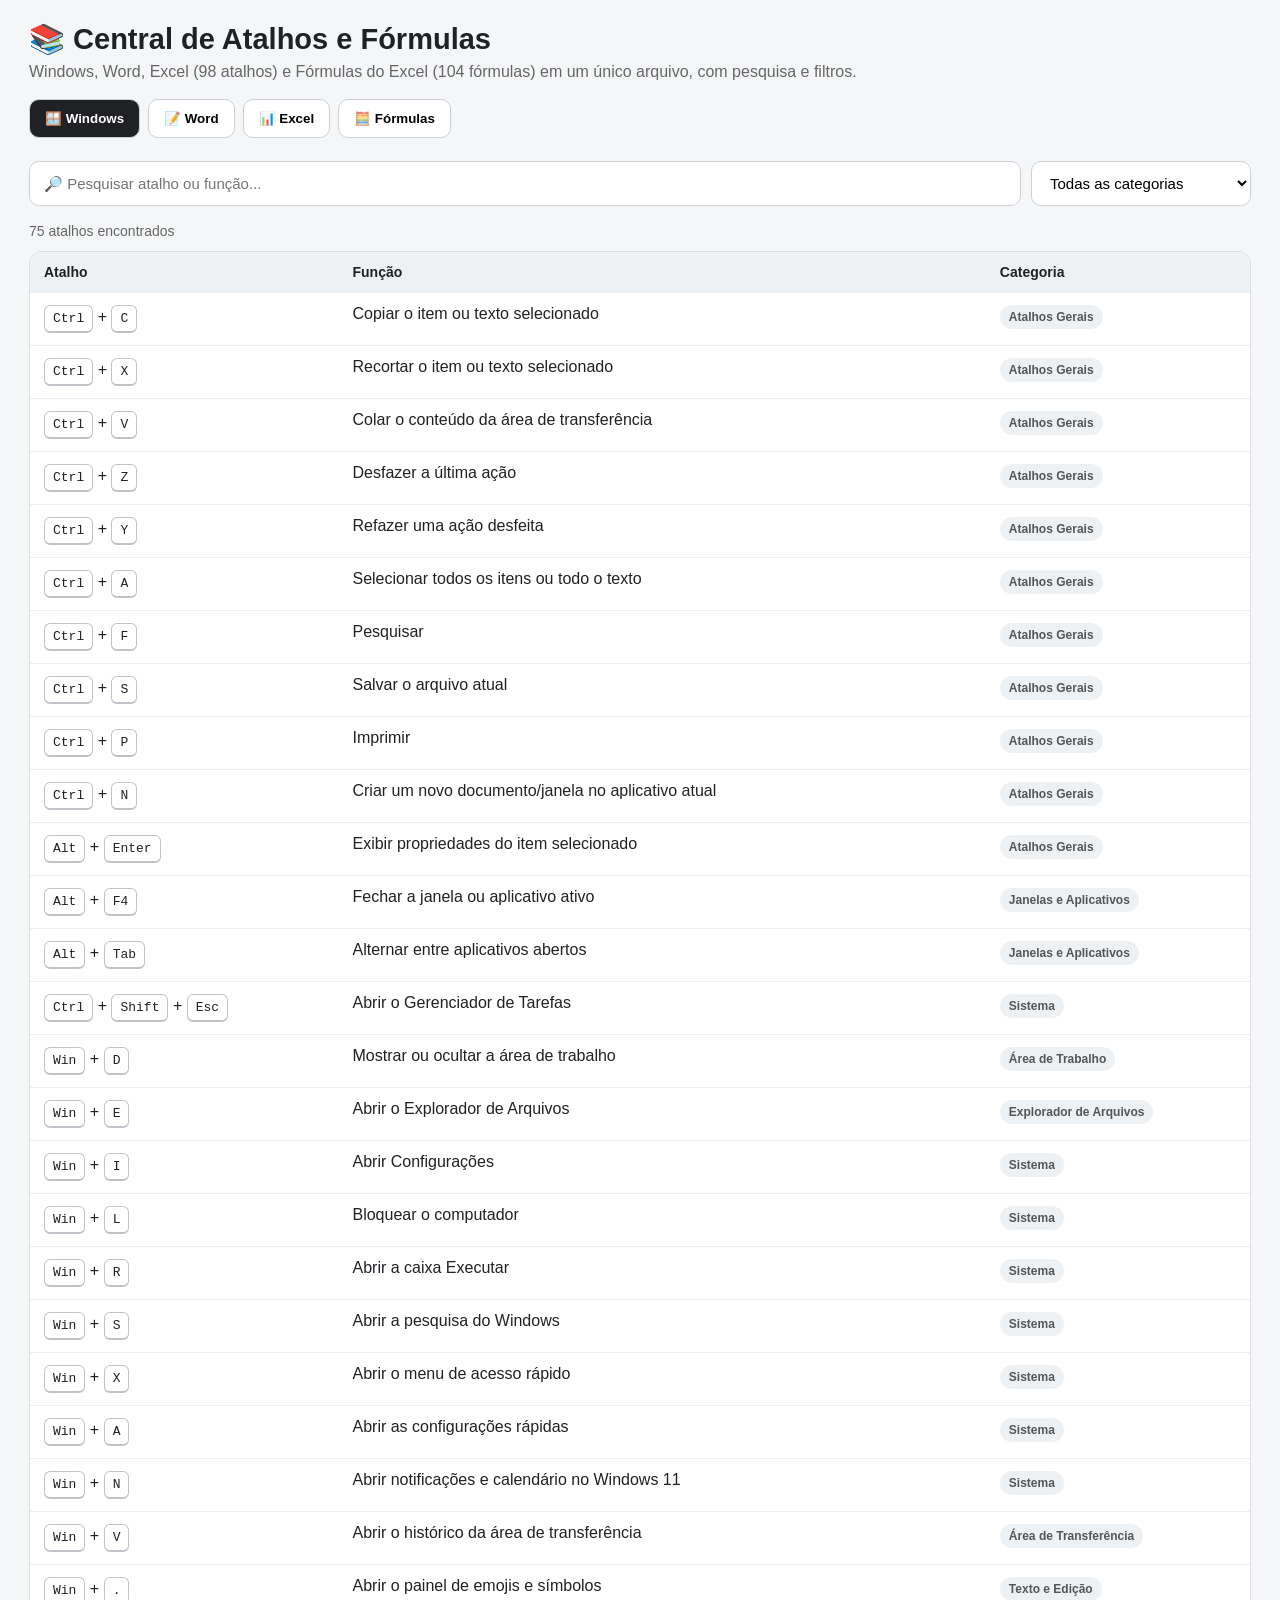
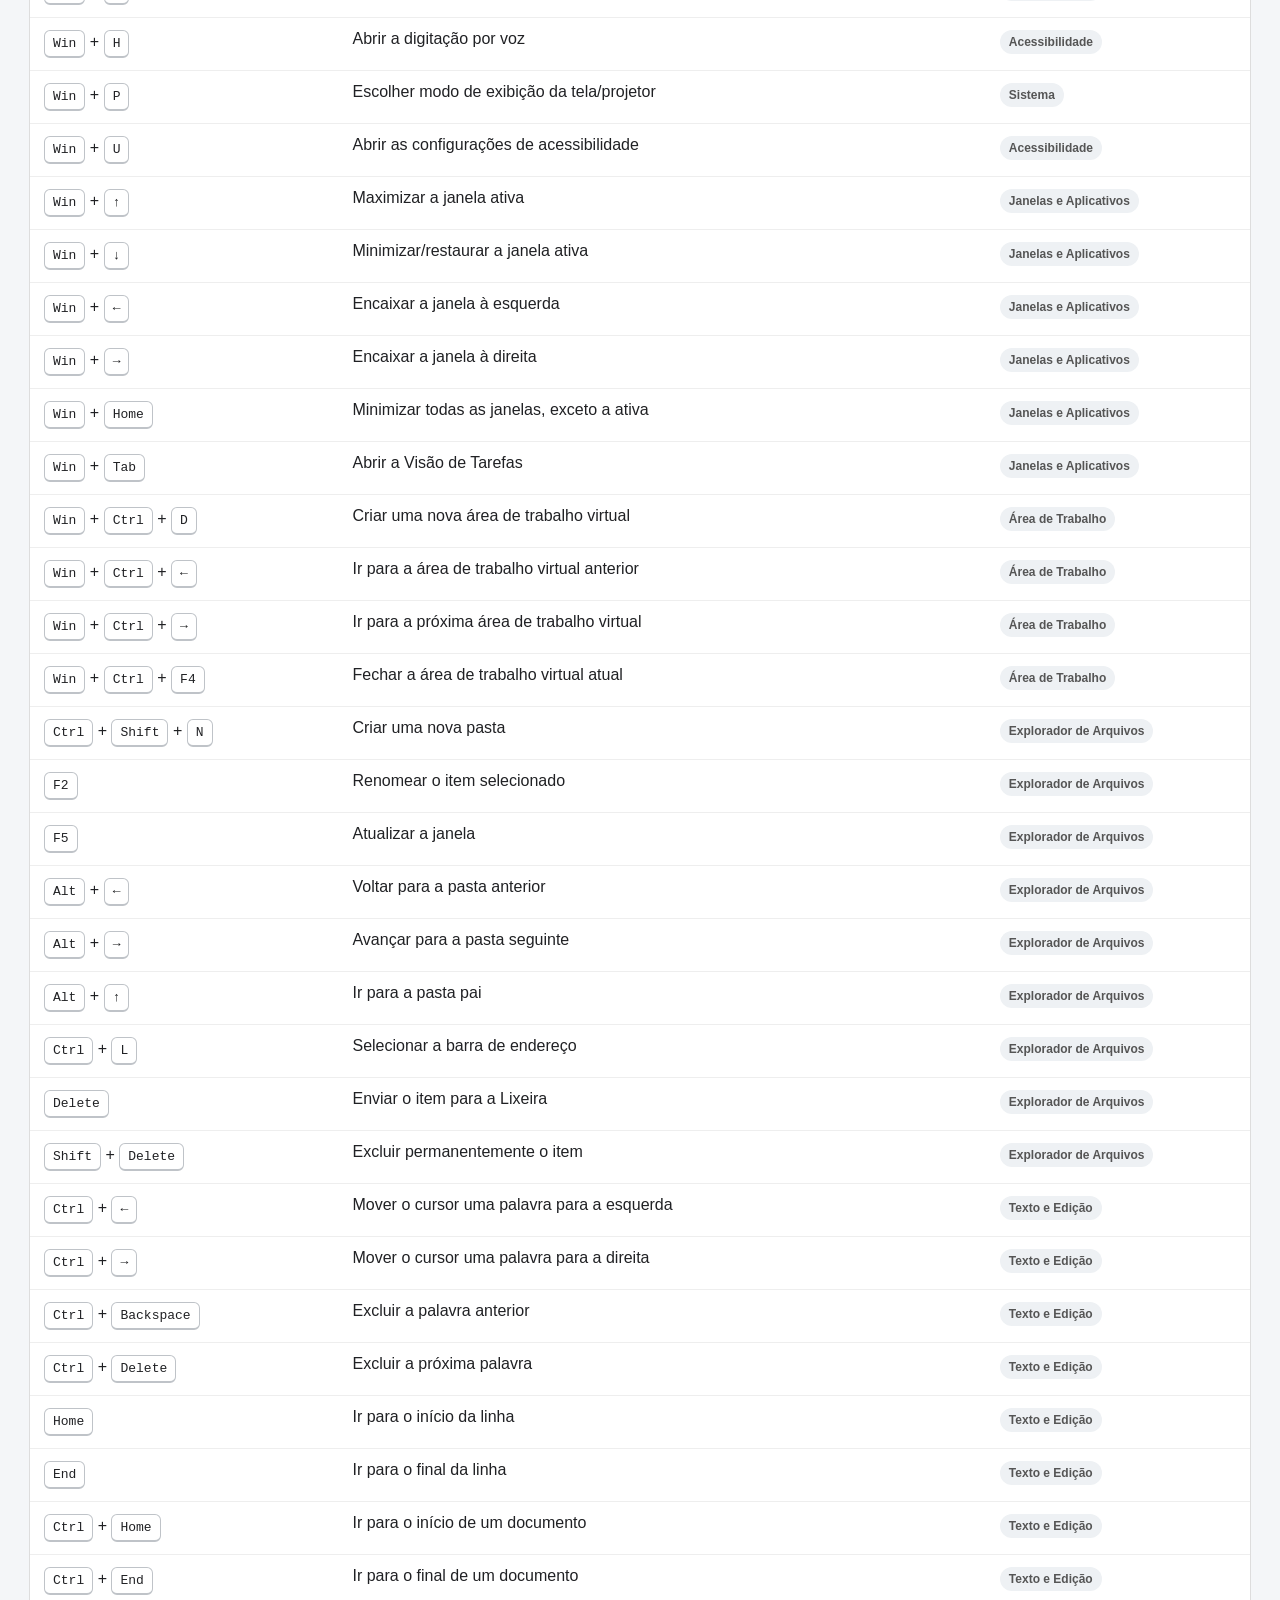
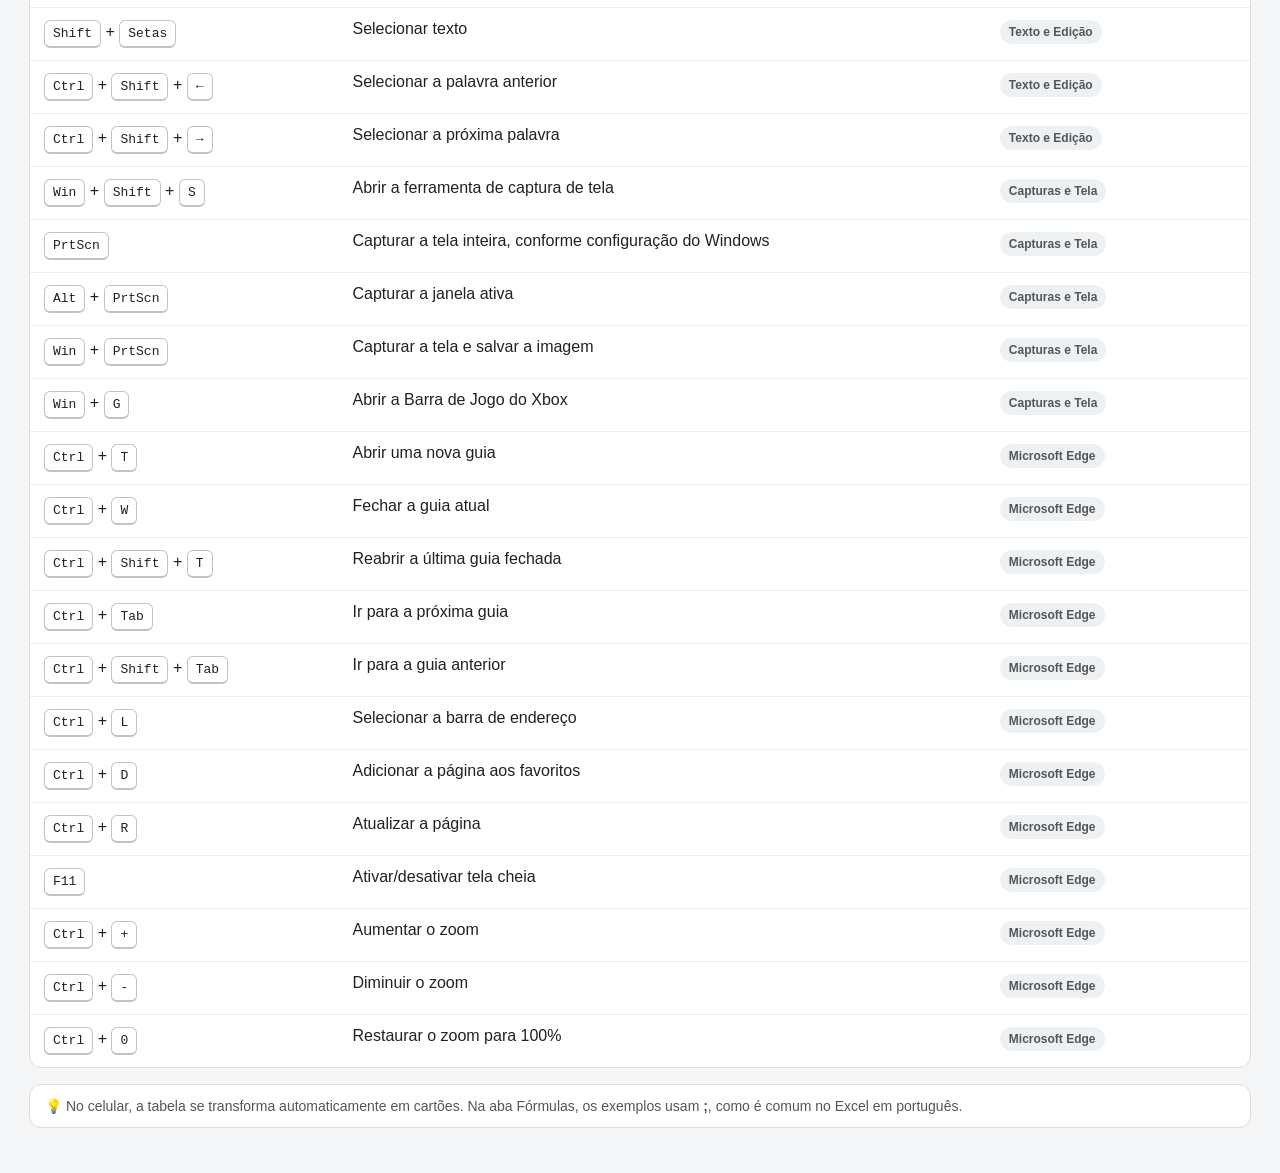
<file: central_atalhos.html>
<!DOCTYPE html>
<html lang="pt-BR">
<head>
<meta charset="UTF-8">
<meta name="viewport" content="width=device-width, initial-scale=1.0">
<title>Central Office — Atalhos e Fórmulas</title>
<style>
:root{font-family:Arial,Helvetica,sans-serif;color:#202124;background:#f4f6f8}
*{box-sizing:border-box}body{margin:0}.wrap{max-width:1250px;margin:auto;padding:22px 14px 45px}
h1{margin:0;font-size:29px}.sub{color:#666;margin:7px 0 18px}
.tabs{display:flex;gap:8px;flex-wrap:wrap;margin-bottom:14px}
.tab{border:1px solid #ccd1d7;background:#fff;border-radius:10px;padding:11px 15px;font-weight:700;cursor:pointer}
.tab.active{background:#202124;color:#fff}
.panel{display:none}.panel.active{display:block}
.controls{display:flex;gap:10px;flex-wrap:wrap;position:sticky;top:0;z-index:5;background:#f4f6f8;padding:9px 0}
input,select{border:1px solid #ccd1d7;border-radius:10px;background:#fff;padding:12px 14px;font-size:15px}
input{flex:1;min-width:230px}select{min-width:220px}.count{font-size:14px;color:#666;margin:8px 0 12px}
.tablebox{background:#fff;border:1px solid #ddd;border-radius:12px;overflow-x:auto}.tablebox table{min-width:760px}
table{width:100%;border-collapse:collapse}th,td{padding:12px 14px;border-bottom:1px solid #eee;text-align:left;vertical-align:top}
th{background:#eef1f4;font-size:14px}tr:last-child td{border-bottom:0}tr:hover td{background:#fafafa}
kbd{display:inline-block;border:1px solid #bfc3c8;border-bottom-width:2px;border-radius:6px;background:#fff;padding:5px 8px;font:13px Consolas,monospace;white-space:nowrap}
code{display:inline-block;background:#f1f3f4;border:1px solid #ddd;border-radius:6px;padding:5px 7px;font:13px Consolas,monospace;white-space:nowrap}
.tag{display:inline-block;background:#eef1f4;border-radius:999px;padding:5px 9px;font-size:12px;font-weight:bold;color:#555}
.note{margin-top:16px;padding:13px 15px;background:#fff;border:1px solid #ddd;border-radius:12px;color:#555;font-size:14px}
@media(max-width:1000px){
  .wrap{max-width:none;padding:12px 10px 32px;overflow-x:hidden}
  h1{font-size:23px}
  .sub{font-size:13px;line-height:1.35}
  .tabs{gap:6px}
  .tab{padding:9px 11px;font-size:13px}
  .controls{position:static}
  /* No celular, mantém as fórmulas em LISTA/TABELA, sem transformar cada linha em cartão. */
  .tablebox{
    overflow-x:auto;
    -webkit-overflow-scrolling:touch;
    border:1px solid #ddd;
    border-radius:10px;
    background:#fff;
  }
  .tablebox table{
    width:100%;
    min-width:820px;
    border-collapse:collapse;
  }
  .tablebox th,.tablebox td{
    display:table-cell;
    width:auto;
    min-width:0;
    padding:9px 10px;
    font-size:12px;
    line-height:1.3;
    white-space:normal;
    overflow-wrap:anywhere;
  }
  .tablebox th{
    position:sticky;
    top:0;
    z-index:2;
    font-size:11px;
    white-space:nowrap;
  }
  .tablebox tr{
    display:table-row;
    margin:0;
    padding:0;
    background:transparent;
    border:0;
    box-shadow:none;
  }
  .tablebox thead{display:table-header-group}
  .tablebox tbody{display:table-row-group}
  .tablebox tr:hover td{background:#fafafa}
  .tablebox td:before{display:none}
  .tablebox td:first-child strong{font-size:13px}
  .tablebox code{white-space:nowrap;font-size:11px;padding:4px 6px}
  .tablebox .tag{white-space:nowrap;font-size:10px;padding:4px 7px}
}
</style>
</head>
<body>
<div class="wrap">
<h1>📚 Central de Atalhos e Fórmulas</h1>
<div class="sub">Windows, Word, Excel (98 atalhos) e Fórmulas do Excel (104 fórmulas) em um único arquivo, com pesquisa e filtros.</div>

<div class="tabs">
<button class="tab active" data-tab="windows">🪟 Windows</button>
<button class="tab" data-tab="word">📝 Word</button>
<button class="tab" data-tab="excel">📊 Excel</button>
<button class="tab" data-tab="formulas">🧮 Fórmulas</button>
</div>

<div id="windows" class="panel active"></div>
<div id="word" class="panel"></div>
<div id="excel" class="panel"></div>
<div id="formulas" class="panel"></div>

<div class="note">💡 No celular, a tabela se transforma automaticamente em cartões. Na aba Fórmulas, os exemplos usam <strong>;</strong>, como é comum no Excel em português.</div>
</div>

<script>
const DATA = {"windows": [["Ctrl + C", "Copiar o item ou texto selecionado", "Atalhos Gerais"], ["Ctrl + X", "Recortar o item ou texto selecionado", "Atalhos Gerais"], ["Ctrl + V", "Colar o conteúdo da área de transferência", "Atalhos Gerais"], ["Ctrl + Z", "Desfazer a última ação", "Atalhos Gerais"], ["Ctrl + Y", "Refazer uma ação desfeita", "Atalhos Gerais"], ["Ctrl + A", "Selecionar todos os itens ou todo o texto", "Atalhos Gerais"], ["Ctrl + F", "Pesquisar", "Atalhos Gerais"], ["Ctrl + S", "Salvar o arquivo atual", "Atalhos Gerais"], ["Ctrl + P", "Imprimir", "Atalhos Gerais"], ["Ctrl + N", "Criar um novo documento/janela no aplicativo atual", "Atalhos Gerais"], ["Alt + Enter", "Exibir propriedades do item selecionado", "Atalhos Gerais"], ["Alt + F4", "Fechar a janela ou aplicativo ativo", "Janelas e Aplicativos"], ["Alt + Tab", "Alternar entre aplicativos abertos", "Janelas e Aplicativos"], ["Ctrl + Shift + Esc", "Abrir o Gerenciador de Tarefas", "Sistema"], ["Win + D", "Mostrar ou ocultar a área de trabalho", "Área de Trabalho"], ["Win + E", "Abrir o Explorador de Arquivos", "Explorador de Arquivos"], ["Win + I", "Abrir Configurações", "Sistema"], ["Win + L", "Bloquear o computador", "Sistema"], ["Win + R", "Abrir a caixa Executar", "Sistema"], ["Win + S", "Abrir a pesquisa do Windows", "Sistema"], ["Win + X", "Abrir o menu de acesso rápido", "Sistema"], ["Win + A", "Abrir as configurações rápidas", "Sistema"], ["Win + N", "Abrir notificações e calendário no Windows 11", "Sistema"], ["Win + V", "Abrir o histórico da área de transferência", "Área de Transferência"], ["Win + .", "Abrir o painel de emojis e símbolos", "Texto e Edição"], ["Win + H", "Abrir a digitação por voz", "Acessibilidade"], ["Win + P", "Escolher modo de exibição da tela/projetor", "Sistema"], ["Win + U", "Abrir as configurações de acessibilidade", "Acessibilidade"], ["Win + ↑", "Maximizar a janela ativa", "Janelas e Aplicativos"], ["Win + ↓", "Minimizar/restaurar a janela ativa", "Janelas e Aplicativos"], ["Win + ←", "Encaixar a janela à esquerda", "Janelas e Aplicativos"], ["Win + →", "Encaixar a janela à direita", "Janelas e Aplicativos"], ["Win + Home", "Minimizar todas as janelas, exceto a ativa", "Janelas e Aplicativos"], ["Win + Tab", "Abrir a Visão de Tarefas", "Janelas e Aplicativos"], ["Win + Ctrl + D", "Criar uma nova área de trabalho virtual", "Área de Trabalho"], ["Win + Ctrl + ←", "Ir para a área de trabalho virtual anterior", "Área de Trabalho"], ["Win + Ctrl + →", "Ir para a próxima área de trabalho virtual", "Área de Trabalho"], ["Win + Ctrl + F4", "Fechar a área de trabalho virtual atual", "Área de Trabalho"], ["Ctrl + Shift + N", "Criar uma nova pasta", "Explorador de Arquivos"], ["F2", "Renomear o item selecionado", "Explorador de Arquivos"], ["F5", "Atualizar a janela", "Explorador de Arquivos"], ["Alt + ←", "Voltar para a pasta anterior", "Explorador de Arquivos"], ["Alt + →", "Avançar para a pasta seguinte", "Explorador de Arquivos"], ["Alt + ↑", "Ir para a pasta pai", "Explorador de Arquivos"], ["Ctrl + L", "Selecionar a barra de endereço", "Explorador de Arquivos"], ["Delete", "Enviar o item para a Lixeira", "Explorador de Arquivos"], ["Shift + Delete", "Excluir permanentemente o item", "Explorador de Arquivos"], ["Ctrl + ←", "Mover o cursor uma palavra para a esquerda", "Texto e Edição"], ["Ctrl + →", "Mover o cursor uma palavra para a direita", "Texto e Edição"], ["Ctrl + Backspace", "Excluir a palavra anterior", "Texto e Edição"], ["Ctrl + Delete", "Excluir a próxima palavra", "Texto e Edição"], ["Home", "Ir para o início da linha", "Texto e Edição"], ["End", "Ir para o final da linha", "Texto e Edição"], ["Ctrl + Home", "Ir para o início de um documento", "Texto e Edição"], ["Ctrl + End", "Ir para o final de um documento", "Texto e Edição"], ["Shift + Setas", "Selecionar texto", "Texto e Edição"], ["Ctrl + Shift + ←", "Selecionar a palavra anterior", "Texto e Edição"], ["Ctrl + Shift + →", "Selecionar a próxima palavra", "Texto e Edição"], ["Win + Shift + S", "Abrir a ferramenta de captura de tela", "Capturas e Tela"], ["PrtScn", "Capturar a tela inteira, conforme configuração do Windows", "Capturas e Tela"], ["Alt + PrtScn", "Capturar a janela ativa", "Capturas e Tela"], ["Win + PrtScn", "Capturar a tela e salvar a imagem", "Capturas e Tela"], ["Win + G", "Abrir a Barra de Jogo do Xbox", "Capturas e Tela"], ["Ctrl + T", "Abrir uma nova guia", "Microsoft Edge"], ["Ctrl + W", "Fechar a guia atual", "Microsoft Edge"], ["Ctrl + Shift + T", "Reabrir a última guia fechada", "Microsoft Edge"], ["Ctrl + Tab", "Ir para a próxima guia", "Microsoft Edge"], ["Ctrl + Shift + Tab", "Ir para a guia anterior", "Microsoft Edge"], ["Ctrl + L", "Selecionar a barra de endereço", "Microsoft Edge"], ["Ctrl + D", "Adicionar a página aos favoritos", "Microsoft Edge"], ["Ctrl + R", "Atualizar a página", "Microsoft Edge"], ["F11", "Ativar/desativar tela cheia", "Microsoft Edge"], ["Ctrl + +", "Aumentar o zoom", "Microsoft Edge"], ["Ctrl + -", "Diminuir o zoom", "Microsoft Edge"], ["Ctrl + 0", "Restaurar o zoom para 100%", "Microsoft Edge"]], "word": [["Ctrl + C", "Copiar o texto ou objeto selecionado", "Atalhos Gerais"], ["Ctrl + X", "Recortar o texto ou objeto selecionado", "Atalhos Gerais"], ["Ctrl + V", "Colar conteúdo", "Atalhos Gerais"], ["Ctrl + Z", "Desfazer a última ação", "Atalhos Gerais"], ["Ctrl + Y", "Refazer a última ação", "Atalhos Gerais"], ["Ctrl + A", "Selecionar todo o conteúdo", "Atalhos Gerais"], ["Ctrl + S", "Salvar o documento", "Atalhos Gerais"], ["Ctrl + P", "Abrir impressão", "Atalhos Gerais"], ["Ctrl + F", "Localizar texto", "Navegação"], ["Ctrl + H", "Localizar e substituir", "Edição"], ["Ctrl + G", "Ir para página, seção ou outro local", "Navegação"], ["Ctrl + N", "Criar novo documento", "Arquivo"], ["Ctrl + O", "Abrir documento", "Arquivo"], ["Ctrl + W", "Fechar documento", "Arquivo"], ["Ctrl + K", "Inserir hiperlink", "Inserção"], ["Ctrl + Enter", "Inserir quebra de página", "Layout"], ["Ctrl + Shift + Enter", "Inserir quebra de coluna", "Layout"], ["Ctrl + B", "Aplicar/remover negrito", "Formatação"], ["Ctrl + I", "Aplicar/remover itálico", "Formatação"], ["Ctrl + U", "Aplicar/remover sublinhado", "Formatação"], ["Ctrl + Shift + >", "Aumentar tamanho da fonte", "Formatação"], ["Ctrl + Shift + <", "Diminuir tamanho da fonte", "Formatação"], ["Ctrl + D", "Abrir caixa de diálogo Fonte", "Formatação"], ["Ctrl + E", "Centralizar parágrafo", "Parágrafo"], ["Ctrl + L", "Alinhar à esquerda", "Parágrafo"], ["Ctrl + R", "Alinhar à direita", "Parágrafo"], ["Ctrl + J", "Justificar parágrafo", "Parágrafo"], ["Ctrl + M", "Aumentar recuo do parágrafo", "Parágrafo"], ["Ctrl + Shift + M", "Diminuir recuo do parágrafo", "Parágrafo"], ["Ctrl + T", "Criar recuo suspenso", "Parágrafo"], ["Ctrl + Shift + T", "Reduzir recuo suspenso", "Parágrafo"], ["Ctrl + 1", "Aplicar espaçamento simples", "Parágrafo"], ["Ctrl + 2", "Aplicar espaçamento duplo", "Parágrafo"], ["Ctrl + 5", "Aplicar espaçamento de 1,5 linha", "Parágrafo"], ["Ctrl + Shift + L", "Aplicar marcadores", "Listas"], ["Ctrl + Alt + 1", "Aplicar estilo Título 1", "Estilos"], ["Ctrl + Alt + 2", "Aplicar estilo Título 2", "Estilos"], ["Ctrl + Alt + 3", "Aplicar estilo Título 3", "Estilos"], ["Ctrl + Shift + N", "Aplicar estilo Normal", "Estilos"], ["Shift + F3", "Alternar maiúsculas/minúsculas", "Texto"], ["Ctrl + Shift + C", "Copiar formatação", "Formatação"], ["Ctrl + Shift + V", "Colar formatação", "Formatação"], ["Ctrl + Espaço", "Limpar formatação de caracteres", "Formatação"], ["Ctrl + Backspace", "Excluir a palavra anterior", "Edição"], ["Ctrl + Delete", "Excluir a próxima palavra", "Edição"], ["Ctrl + ←", "Mover uma palavra para a esquerda", "Navegação"], ["Ctrl + →", "Mover uma palavra para a direita", "Navegação"], ["Ctrl + ↑", "Mover para o parágrafo anterior", "Navegação"], ["Ctrl + ↓", "Mover para o próximo parágrafo", "Navegação"], ["Ctrl + Home", "Ir para o início do documento", "Navegação"], ["Ctrl + End", "Ir para o final do documento", "Navegação"], ["Home", "Ir para o início da linha", "Navegação"], ["End", "Ir para o final da linha", "Navegação"], ["F4", "Repetir a última ação", "Edição"], ["F7", "Verificar ortografia e gramática", "Revisão"], ["F12", "Salvar como", "Arquivo"], ["Shift + F7", "Abrir o dicionário de sinônimos", "Revisão"], ["Alt + Shift + D", "Inserir campo de data", "Inserção"], ["Alt + Shift + T", "Inserir campo de hora", "Inserção"], ["Alt + Shift + 5", "Aplicar/remover tachado", "Formatação"], ["Ctrl + Shift + 8", "Mostrar/ocultar marcas de formatação", "Exibição"]], "excel": [["Ctrl + C", "Copiar células ou conteúdo", "Atalhos Gerais"], ["Ctrl + X", "Recortar células ou conteúdo", "Atalhos Gerais"], ["Ctrl + V", "Colar conteúdo", "Atalhos Gerais"], ["Ctrl + Z", "Desfazer a última ação", "Atalhos Gerais"], ["Ctrl + Y", "Refazer a última ação", "Atalhos Gerais"], ["Ctrl + S", "Salvar a pasta de trabalho", "Atalhos Gerais"], ["Ctrl + P", "Abrir a impressão", "Atalhos Gerais"], ["Ctrl + F", "Localizar conteúdo", "Pesquisa"], ["Ctrl + H", "Localizar e substituir", "Pesquisa"], ["Ctrl + N", "Criar uma nova pasta de trabalho", "Arquivo"], ["Ctrl + O", "Abrir uma pasta de trabalho", "Arquivo"], ["Ctrl + W", "Fechar a pasta de trabalho", "Arquivo"], ["Ctrl + A", "Selecionar a região atual / selecionar tudo", "Seleção"], ["Ctrl + Shift + A", "Inserir argumentos em uma fórmula depois do nome da função", "Fórmulas"], ["F2", "Editar a célula ativa", "Edição"], ["F4", "Alternar entre referências relativas e absolutas em uma fórmula", "Fórmulas"], ["F5", "Abrir a caixa Ir Para", "Navegação"], ["F7", "Verificar ortografia", "Revisão"], ["F9", "Calcular todas as fórmulas nas pastas de trabalho abertas", "Fórmulas"], ["Shift + F9", "Calcular as fórmulas da planilha ativa", "Fórmulas"], ["F11", "Criar um gráfico em uma planilha de gráfico", "Gráficos"], ["Alt + F1", "Criar um gráfico incorporado na planilha atual", "Gráficos"], ["F12", "Abrir Salvar Como", "Arquivo"], ["Ctrl + Shift + S", "Abrir Salvar Como", "Arquivo"], ["Ctrl + G", "Abrir a caixa Ir Para", "Navegação"], ["Ctrl + T", "Criar uma tabela", "Tabelas e Dados"], ["Ctrl + Shift + L", "Ativar ou desativar filtros", "Tabelas e Dados"], ["Ctrl + 1", "Abrir Formatar Células", "Formatação"], ["Ctrl + B", "Aplicar ou remover negrito", "Formatação"], ["Ctrl + I", "Aplicar ou remover itálico", "Formatação"], ["Ctrl + U", "Aplicar ou remover sublinhado", "Formatação"], ["Ctrl + 5", "Aplicar ou remover tachado", "Formatação"], ["Ctrl + K", "Inserir hiperlink", "Inserção"], ["Ctrl + ;", "Inserir a data atual", "Data e Hora"], ["Ctrl + Shift + :", "Inserir a hora atual", "Data e Hora"], ["Ctrl + Shift + #", "Aplicar formato de data", "Formatação"], ["Ctrl + Shift + @", "Aplicar formato de hora", "Formatação"], ["Ctrl + Shift + $", "Aplicar formato de moeda", "Formatação"], ["Ctrl + Shift + %", "Aplicar formato de porcentagem", "Formatação"], ["Ctrl + Shift + !", "Aplicar formato numérico", "Formatação"], ["Ctrl + Shift + ~", "Aplicar formato Geral", "Formatação"], ["Ctrl + Shift + &", "Aplicar borda externa", "Formatação"], ["Ctrl + Shift + _", "Remover borda externa", "Formatação"], ["Ctrl + Shift + +", "Inserir células, linhas ou colunas", "Linhas e Colunas"], ["Ctrl + -", "Excluir células, linhas ou colunas", "Linhas e Colunas"], ["Ctrl + 9", "Ocultar linhas selecionadas", "Linhas e Colunas"], ["Ctrl + 0", "Ocultar colunas selecionadas", "Linhas e Colunas"], ["Ctrl + Shift + (", "Reexibir linhas ocultas", "Linhas e Colunas"], ["Ctrl + Shift + )", "Reexibir colunas ocultas", "Linhas e Colunas"], ["Alt + =", "Inserir AutoSoma", "Fórmulas"], ["Ctrl + D", "Preencher para baixo", "Preenchimento"], ["Ctrl + R", "Preencher para a direita", "Preenchimento"], ["Ctrl + Enter", "Preencher todas as células selecionadas com a entrada", "Preenchimento"], ["Alt + Enter", "Inserir quebra de linha dentro da célula", "Edição"], ["Ctrl + E", "Preenchimento Relâmpago (Flash Fill)", "Preenchimento"], ["Ctrl + Shift + U", "Expandir ou recolher a barra de fórmulas", "Fórmulas"], ["Ctrl + `", "Mostrar ou ocultar fórmulas", "Fórmulas"], ["Ctrl + '", "Copiar a fórmula da célula acima", "Preenchimento"], ["Ctrl + Shift + \"", "Copiar o valor da célula acima", "Preenchimento"], ["Ctrl + Shift + Enter", "Inserir fórmula matricial em versões que usam esse comando", "Fórmulas"], ["Ctrl + Page Up", "Ir para a planilha anterior", "Planilhas"], ["Ctrl + Page Down", "Ir para a próxima planilha", "Planilhas"], ["Shift + F11", "Inserir uma nova planilha", "Planilhas"], ["Alt + Shift + F1", "Inserir uma nova planilha", "Planilhas"], ["Ctrl + Shift + Page Up", "Selecionar a planilha anterior junto com a atual", "Planilhas"], ["Ctrl + Shift + Page Down", "Selecionar a próxima planilha junto com a atual", "Planilhas"], ["Ctrl + Home", "Ir para o início da planilha", "Navegação"], ["Ctrl + End", "Ir para a última célula usada", "Navegação"], ["Home", "Ir para o início da linha", "Navegação"], ["End", "Ativar modo End para navegar até a extremidade da região", "Navegação"], ["Ctrl + ↑", "Ir para a extremidade superior da região de dados", "Navegação"], ["Ctrl + ↓", "Ir para a extremidade inferior da região de dados", "Navegação"], ["Ctrl + ←", "Ir para a extremidade esquerda da região de dados", "Navegação"], ["Ctrl + →", "Ir para a extremidade direita da região de dados", "Navegação"], ["Shift + ↑", "Estender a seleção uma célula para cima", "Seleção"], ["Shift + ↓", "Estender a seleção uma célula para baixo", "Seleção"], ["Shift + ←", "Estender a seleção uma célula para a esquerda", "Seleção"], ["Shift + →", "Estender a seleção uma célula para a direita", "Seleção"], ["Ctrl + Shift + ↑", "Selecionar até a extremidade superior da região", "Seleção"], ["Ctrl + Shift + ↓", "Selecionar até a extremidade inferior da região", "Seleção"], ["Ctrl + Shift + ←", "Selecionar até a extremidade esquerda da região", "Seleção"], ["Ctrl + Shift + →", "Selecionar até a extremidade direita da região", "Seleção"], ["Shift + Space", "Selecionar a linha inteira", "Seleção"], ["Ctrl + Space", "Selecionar a coluna inteira", "Seleção"], ["Ctrl + Shift + Space", "Selecionar a região atual / tabela", "Seleção"], ["Ctrl + Shift + O", "Selecionar células que contêm comentários/notas em versões compatíveis", "Seleção"], ["Ctrl + Shift + F", "Abrir a caixa de diálogo Fonte", "Formatação"], ["Ctrl + Shift + P", "Abrir a caixa de diálogo Fonte pelo tamanho", "Formatação"], ["Alt + H, H", "Abrir o menu de cor de preenchimento", "Formatação"], ["Alt + H, FC", "Abrir o menu de cor da fonte", "Formatação"], ["Alt + H, A, C", "Centralizar horizontalmente", "Formatação"], ["Alt + H, A, L", "Alinhar à esquerda", "Formatação"], ["Alt + H, A, R", "Alinhar à direita", "Formatação"], ["Alt + H, W", "Quebrar texto automaticamente", "Formatação"], ["Alt + H, M, M", "Mesclar células / acessar Mesclar e Centralizar", "Formatação"], ["Alt + H, O, A", "Ajustar automaticamente a altura da linha", "Linhas e Colunas"], ["Alt + H, O, I", "Ajustar automaticamente a largura da coluna", "Linhas e Colunas"], ["Alt + H, O, W", "Definir largura da coluna", "Linhas e Colunas"]], "formulas": [["ABS", "Retorna o valor absoluto", "=ABS(A1)", "Matemática", "Anterior ao Excel 2016"], ["AGORA", "Retorna a data e hora atuais", "=AGORA()", "Data e Hora", "Anterior ao Excel 2016"], ["ALEATÓRIO", "Gera um número aleatório entre 0 e 1", "=ALEATÓRIO()", "Matemática", "Anterior ao Excel 2016"], ["ALEATÓRIOENTRE", "Gera um inteiro aleatório entre dois números", "=ALEATÓRIOENTRE(1;100)", "Matemática", "Anterior ao Excel 2016"], ["ANO", "Extrai o ano de uma data", "=ANO(A1)", "Data e Hora", "Anterior ao Excel 2016"], ["ARRED", "Arredonda para o número de casas indicado", "=ARRED(A1;2)", "Arredondamento", "Anterior ao Excel 2016"], ["ARREDONDAR.PARA.BAIXO", "Arredonda sempre para baixo", "=ARREDONDAR.PARA.BAIXO(A1;0)", "Arredondamento", "Anterior ao Excel 2016"], ["ARREDONDAR.PARA.CIMA", "Arredonda sempre para cima", "=ARREDONDAR.PARA.CIMA(A1;0)", "Arredondamento", "Anterior ao Excel 2016"], ["ARRUMAR", "Remove espaços extras", "=ARRUMAR(A1)", "Texto", "Anterior ao Excel 2016"], ["CARACT", "Retorna o caractere de um código", "=CARACT(65)", "Texto", "Anterior ao Excel 2016"], ["CONCAT", "Junta textos de várias células", "=CONCAT(A1;\" \";B1)", "Texto", "Excel 2019"], ["CONCATENAR", "Concatena textos", "=CONCATENAR(A1;\" \";B1)", "Texto", "Anterior ao Excel 2016"], ["CONT.NÚM", "Conta células que contêm números", "=CONT.NÚM(A1:A100)", "Contagem", "Anterior ao Excel 2016"], ["CONT.SE", "Conta células que atendem a um critério", "=CONT.SE(B:B;\"Sim\")", "Contagem", "Anterior ao Excel 2016"], ["CONT.SES", "Conta usando vários critérios", "=CONT.SES(A:A;\"RJ\";B:B;\">100\")", "Contagem", "Anterior ao Excel 2016"], ["CONT.VALORES", "Conta células não vazias", "=CONT.VALORES(A1:A100)", "Contagem", "Anterior ao Excel 2016"], ["CONTAR.VAZIO", "Conta células vazias", "=CONTAR.VAZIO(A1:A100)", "Contagem", "Anterior ao Excel 2016"], ["CORRESP", "Retorna a posição de um valor no intervalo", "=CORRESP(E2;A:A;0)", "Pesquisa e Referência", "Anterior ao Excel 2016"], ["CÓDIGO", "Retorna o código do primeiro caractere", "=CÓDIGO(A1)", "Texto", "Anterior ao Excel 2016"], ["DATA", "Monta uma data a partir de ano, mês e dia", "=DATA(2026;8;16)", "Data e Hora", "Anterior ao Excel 2016"], ["DESVPAD.A", "Calcula o desvio padrão com base em uma amostra", "=DESVPAD.A(A1:A100)", "Estatística", "Anterior ao Excel 2016"], ["DESVPAD.P", "Calcula o desvio padrão de uma população", "=DESVPAD.P(A1:A100)", "Estatística", "Anterior ao Excel 2016"], ["DIA", "Extrai o dia de uma data", "=DIA(A1)", "Data e Hora", "Anterior ao Excel 2016"], ["DIA.DA.SEMANA", "Retorna o número do dia da semana", "=DIA.DA.SEMANA(A1;2)", "Data e Hora", "Anterior ao Excel 2016"], ["DIAS", "Calcula a diferença em dias entre duas datas", "=DIAS(B1;A1)", "Data e Hora", "Anterior ao Excel 2016"], ["DIATRABALHO", "Calcula uma data após dias úteis", "=DIATRABALHO(A1;10)", "Data e Hora", "Anterior ao Excel 2016"], ["DIATRABALHOTOTAL", "Conta dias úteis entre duas datas", "=DIATRABALHOTOTAL(A1;B1)", "Data e Hora", "Anterior ao Excel 2016"], ["DIREITA", "Extrai caracteres do final do texto", "=DIREITA(A1;4)", "Texto", "Anterior ao Excel 2016"], ["E", "Retorna VERDADEIRO se todas as condições forem verdadeiras", "=E(A1>=7;B1=\"Sim\")", "Condicionais", "Anterior ao Excel 2016"], ["ESQUERDA", "Extrai caracteres do início do texto", "=ESQUERDA(A1;5)", "Texto", "Anterior ao Excel 2016"], ["EXP", "Retorna e elevado à potência especificada", "=EXP(2)", "Matemática", "Anterior ao Excel 2016"], ["EXT.TEXTO", "Extrai caracteres a partir de uma posição", "=EXT.TEXTO(A1;3;5)", "Texto", "Anterior ao Excel 2016"], ["FILTRO", "Retorna apenas as linhas que atendem ao critério", "=FILTRO(A2:C100;C2:C100=\"Ativo\")", "Pesquisa e Referência", "Excel 2021"], ["FIMMÊS", "Retorna o último dia de um mês", "=FIMMÊS(A1;0)", "Data e Hora", "Anterior ao Excel 2016"], ["HOJE", "Retorna a data atual", "=HOJE()", "Data e Hora", "Anterior ao Excel 2016"], ["HORA", "Extrai a hora", "=HORA(A1)", "Data e Hora", "Anterior ao Excel 2016"], ["INT", "Retorna o inteiro inferior", "=INT(A1)", "Arredondamento", "Anterior ao Excel 2016"], ["LN", "Retorna o logaritmo natural de um número", "=LN(A1)", "Matemática", "Anterior ao Excel 2016"], ["LOCALIZAR", "Encontra a posição de um texto", "=LOCALIZAR(\"-\";A1)", "Texto", "Anterior ao Excel 2016"], ["LOG", "Retorna o logaritmo de um número em uma base especificada", "=LOG(A1;10)", "Matemática", "Anterior ao Excel 2016"], ["LOG10", "Retorna o logaritmo na base 10", "=LOG10(A1)", "Matemática", "Anterior ao Excel 2016"], ["MAIOR", "Retorna o k-ésimo maior valor", "=MAIOR(A1:A100;2)", "Estatística", "Anterior ao Excel 2016"], ["MAIÚSCULA", "Converte texto para maiúsculas", "=MAIÚSCULA(A1)", "Texto", "Anterior ao Excel 2016"], ["MEDIANA", "Retorna o valor central de um conjunto", "=MEDIANA(A1:A100)", "Estatística", "Anterior ao Excel 2016"], ["MENOR", "Retorna o k-ésimo menor valor", "=MENOR(A1:A100;2)", "Estatística", "Anterior ao Excel 2016"], ["MINUTO", "Extrai os minutos", "=MINUTO(A1)", "Data e Hora", "Anterior ao Excel 2016"], ["MINÚSCULA", "Converte texto para minúsculas", "=MINÚSCULA(A1)", "Texto", "Anterior ao Excel 2016"], ["MODA.UNI", "Retorna o valor mais frequente", "=MODA.UNI(A1:A100)", "Estatística", "Anterior ao Excel 2016"], ["MÁXIMO", "Retorna o maior valor", "=MÁXIMO(A1:A10)", "Básicas", "Anterior ao Excel 2016"], ["MÁXIMOSES", "Retorna o maior valor que atende a critérios", "=MÁXIMOSES(C:C;A:A;\"RJ\")", "Estatística", "Excel 2019"], ["MÉDIA", "Calcula a média dos valores", "=MÉDIA(A1:A10)", "Básicas", "Anterior ao Excel 2016"], ["MÉDIASE", "Calcula a média das células que atendem a um critério", "=MÉDIASE(A:A;\">100\")", "Estatística", "Excel 2019"], ["MÉDIASES", "Calcula a média usando vários critérios", "=MÉDIASES(C:C;A:A;\"RJ\";B:B;\">100\")", "Estatística", "Excel 2019"], ["MÊS", "Extrai o mês de uma data", "=MÊS(A1)", "Data e Hora", "Anterior ao Excel 2016"], ["MÍNIMO", "Retorna o menor valor", "=MÍNIMO(A1:A10)", "Básicas", "Anterior ao Excel 2016"], ["MÍNIMOSES", "Retorna o menor valor que atende a critérios", "=MÍNIMOSES(C:C;A:A;\"RJ\")", "Estatística", "Excel 2019"], ["MÓD", "Retorna o módulo (valor absoluto) de um número", "=MÓD(-15)", "Matemática", "Anterior ao Excel 2016"], ["NPER", "Calcula o número de períodos", "=NPER(1%;-200;10000)", "Financeiras", "Anterior ao Excel 2016"], ["NÃO", "Inverte um resultado lógico", "=NÃO(A1=\"Pago\")", "Condicionais", "Anterior ao Excel 2016"], ["NÚM.CARACT", "Conta o número de caracteres", "=NÚM.CARACT(A1)", "Texto", "Anterior ao Excel 2016"], ["ORDENAR", "Ordena dinamicamente um intervalo", "=ORDENAR(A2:C100;2;1)", "Pesquisa e Referência", "Excel 2021"], ["OU", "Retorna VERDADEIRO se uma das condições for verdadeira", "=OU(A1=\"Sim\";B1=\"Sim\")", "Condicionais", "Anterior ao Excel 2016"], ["PERCENTIL.INC", "Retorna um percentil do intervalo", "=PERCENTIL.INC(A1:A100;0,9)", "Estatística", "Excel 2010"], ["PGTO", "Calcula o pagamento periódico de um empréstimo", "=PGTO(1%;48;-10000)", "Financeiras", "Anterior ao Excel 2016"], ["POTÊNCIA", "Eleva um número a uma potência", "=POTÊNCIA(A1;2)", "Matemática", "Anterior ao Excel 2016"], ["PRI.MAIÚSCULA", "Coloca a primeira letra de cada palavra em maiúscula", "=PRI.MAIÚSCULA(A1)", "Texto", "Anterior ao Excel 2016"], ["PROCH", "Procura na primeira linha e retorna um valor de outra linha", "=PROCH(B1;B1:H3;3;FALSO)", "Pesquisa e Referência", "Anterior ao Excel 2016"], ["PROCURAR", "Encontra texto ignorando maiúsculas/minúsculas", "=PROCURAR(\"abc\";A1)", "Texto", "Anterior ao Excel 2016"], ["PROCV", "Procura na primeira coluna e retorna um valor de outra coluna", "=PROCV(E2;A:C;3;FALSO)", "Pesquisa e Referência", "Anterior ao Excel 2016"], ["PROCX", "Pesquisa um valor e retorna o correspondente", "=PROCX(E2;A:A;C:C;\"Não encontrado\")", "Pesquisa e Referência", "Excel 2021"], ["PRODUTO", "Multiplica vários valores", "=PRODUTO(A1:A5)", "Matemática", "Anterior ao Excel 2016"], ["QUARTIL.INC", "Retorna um quartil do intervalo", "=QUARTIL.INC(A1:A100;3)", "Estatística", "Excel 2010"], ["QUOCIENTE", "Retorna a parte inteira de uma divisão", "=QUOCIENTE(A1;B1)", "Matemática", "Anterior ao Excel 2016"], ["RAIZ", "Calcula a raiz quadrada", "=RAIZ(A1)", "Matemática", "Anterior ao Excel 2016"], ["REPETIR", "Repete um texto várias vezes", "=REPETIR(\"-\";10)", "Texto", "Anterior ao Excel 2016"], ["RESTO", "Retorna o resto de uma divisão", "=RESTO(A1;B1)", "Matemática", "Anterior ao Excel 2016"], ["SE", "Testa uma condição e retorna dois resultados possíveis", "=SE(A1>=10;\"Sim\";\"Não\")", "Condicionais", "Anterior ao Excel 2016"], ["SEERRO", "Substitui um erro por outro resultado", "=SEERRO(A1/B1;0)", "Erros", "Anterior ao Excel 2016"], ["SEGUNDO", "Extrai os segundos", "=SEGUNDO(A1)", "Data e Hora", "Anterior ao Excel 2016"], ["SES", "Testa várias condições em sequência", "=SES(A1>=9;\"Ótimo\";A1>=7;\"Bom\";VERDADEIRO;\"Regular\")", "Condicionais", "Excel 2019"], ["SOMA", "Soma números, células ou intervalos", "=SOMA(A1:A10)", "Básicas", "Anterior ao Excel 2016"], ["SOMA.SE", "Soma valores que atendem a um critério", "=SOMA.SE(A1:A10;\">100\";B1:B10)", "Matemática", "Anterior ao Excel 2016"], ["SOMAQUAD", "Retorna a soma dos quadrados dos argumentos", "=SOMAQUAD(A1:A10)", "Matemática", "Anterior ao Excel 2016"], ["SOMARPRODUTO", "Multiplica componentes de matrizes e soma os produtos", "=SOMARPRODUTO(A2:A10;B2:B10)", "Matemática", "Anterior ao Excel 2016"], ["SOMASES", "Soma usando dois ou mais critérios", "=SOMASES(C:C;A:A;\"RJ\";B:B;\">100\")", "Matemática", "Excel 2019"], ["SUBSTITUIR", "Substitui texto em uma posição específica", "=SUBSTITUIR(A1;1;3;\"ABC\")", "Texto", "Anterior ao Excel 2016"], ["SUBSTITUTO", "Substitui uma ocorrência de texto por outra", "=SUBSTITUTO(A1;\"antigo\";\"novo\")", "Texto", "Anterior ao Excel 2016"], ["TAXA", "Calcula a taxa de juros por período", "=TAXA(48;-200;10000)", "Financeiras", "Anterior ao Excel 2016"], ["TEXTO", "Formata um número ou data como texto", "=TEXTO(A1;\"R$ #.##0,00\")", "Texto", "Anterior ao Excel 2016"], ["TRANSPOR", "Transforma linhas em colunas ou vice-versa", "=TRANSPOR(A1:D1)", "Pesquisa e Referência", "Anterior ao Excel 2016"], ["TRUNCAR", "Remove casas decimais sem arredondar", "=TRUNCAR(A1;2)", "Arredondamento", "Anterior ao Excel 2016"], ["VAR.A", "Calcula a variância com base em uma amostra", "=VAR.A(A1:A100)", "Estatística", "Anterior ao Excel 2016"], ["VAR.P", "Calcula a variância de uma população", "=VAR.P(A1:A100)", "Estatística", "Anterior ao Excel 2016"], ["VF", "Calcula o valor futuro de um investimento", "=VF(1%;48;-200;0)", "Financeiras", "Anterior ao Excel 2016"], ["VP", "Calcula o valor presente", "=VP(1%;48;-200)", "Financeiras", "Anterior ao Excel 2016"], ["ÉCÉL.VAZIA", "Verifica se uma célula está vazia", "=ÉCÉL.VAZIA(A1)", "Informação", "Anterior ao Excel 2016"], ["ÉERRO", "Verifica se existe qualquer erro", "=ÉERRO(A1)", "Informação", "Anterior ao Excel 2016"], ["ÉERROS", "Verifica erros como #N/D, #VALOR!, etc.", "=ÉERROS(A1)", "Informação", "Anterior ao Excel 2016"], ["ÉNÃO.TEXTO", "Verifica se o valor não é texto", "=ÉNÃO.TEXTO(A1)", "Informação", "Anterior ao Excel 2016"], ["ÉNÚM", "Verifica se o valor é numérico", "=ÉNÚM(A1)", "Informação", "Anterior ao Excel 2016"], ["ÉTEXTO", "Verifica se o valor é texto", "=ÉTEXTO(A1)", "Informação", "Anterior ao Excel 2016"], ["ÍNDICE", "Retorna o valor de uma posição em um intervalo", "=ÍNDICE(C:C;5)", "Pesquisa e Referência", "Anterior ao Excel 2016"], ["ÍNDICE + CORRESP", "Pesquisa de forma flexível usando posição", "=ÍNDICE(C:C;CORRESP(E2;A:A;0))", "Pesquisa e Referência", "Não é uma função única"], ["ÚNICO", "Retorna uma lista de valores únicos", "=ÚNICO(A2:A100)", "Pesquisa e Referência", "Excel 2021"]]};

function esc(s){return String(s).replace(/[&<>"']/g,c=>({'&':'&amp;','<':'&lt;','>':'&gt;','"':'&quot;',"'":'&#39;'}[c]));}
function makePanel(id,type){
 const p=document.getElementById(id);
 const isFormula=type==='formulas';
 p.innerHTML=`
 <div class="controls">
   <input id="q_${id}" placeholder="${isFormula?'🔎 Pesquisar fórmula, função ou exemplo...':'🔎 Pesquisar atalho ou função...'}">
   <select id="c_${id}"><option value="">Todas as categorias</option></select>
 </div>
 <div class="count" id="n_${id}"></div>
 <div class="tablebox"><table>
 <thead>${isFormula?'<tr><th>Função</th><th>Para que serve</th><th>Exemplo</th><th>Categoria</th><th>Disponível a partir de</th></tr>':'<tr><th>Atalho</th><th>Função</th><th>Categoria</th></tr>'}</thead>
 <tbody id="b_${id}"></tbody></table></div>`;
 const rows=DATA[type];
 [...new Set(rows.map(r=>isFormula ? r[3] : r[2]))].sort().forEach(c=>{
   const o=document.createElement('option');o.value=c;o.textContent=c;document.getElementById('c_'+id).appendChild(o);
 });
 function render(){
   const q=document.getElementById('q_'+id).value.toLowerCase().trim();
   const cat=document.getElementById('c_'+id).value;
   const rows2=rows.filter(r=>(!cat||(isFormula ? r[3] : r[2])===cat)&&(!q||r.slice(0,isFormula?5:3).some(v=>String(v).toLowerCase().includes(q))));
   document.getElementById('n_'+id).textContent=rows2.length+(isFormula?' fórmula':' atalho')+(rows2.length===1?'':'s')+' encontrado'+(rows2.length===1?'':'s');
   document.getElementById('b_'+id).innerHTML=rows2.map(r=>{
     if(isFormula) return `<tr><td data-label="Função"><strong>${esc(r[0])}</strong></td><td data-label="Para que serve">${esc(r[1])}</td><td data-label="Exemplo"><code>${esc(r[2])}</code></td><td data-label="Categoria"><span class="tag">${esc(r[3])}</span></td><td data-label="Disponível a partir de"><span class="tag">${esc(r[4])}</span></td></tr>`;
     const keys=r[0].split(' + ').map(k=>`<kbd>${esc(k)}</kbd>`).join(' + ');
     return `<tr><td data-label="Atalho">${keys}</td><td data-label="Função">${esc(r[1])}</td><td data-label="Categoria"><span class="tag">${esc(r[2])}</span></td></tr>`;
   }).join('');
 }
 document.getElementById('q_'+id).addEventListener('input',render);
 document.getElementById('c_'+id).addEventListener('change',render);
 render();
}
makePanel('windows','windows');makePanel('word','word');makePanel('excel','excel');makePanel('formulas','formulas');

document.querySelectorAll('.tab').forEach(btn=>btn.addEventListener('click',()=>{
 document.querySelectorAll('.tab').forEach(x=>x.classList.remove('active'));
 document.querySelectorAll('.panel').forEach(x=>x.classList.remove('active'));
 btn.classList.add('active');document.getElementById(btn.dataset.tab).classList.add('active');
}));
</script>
</body>
</html>
</file>
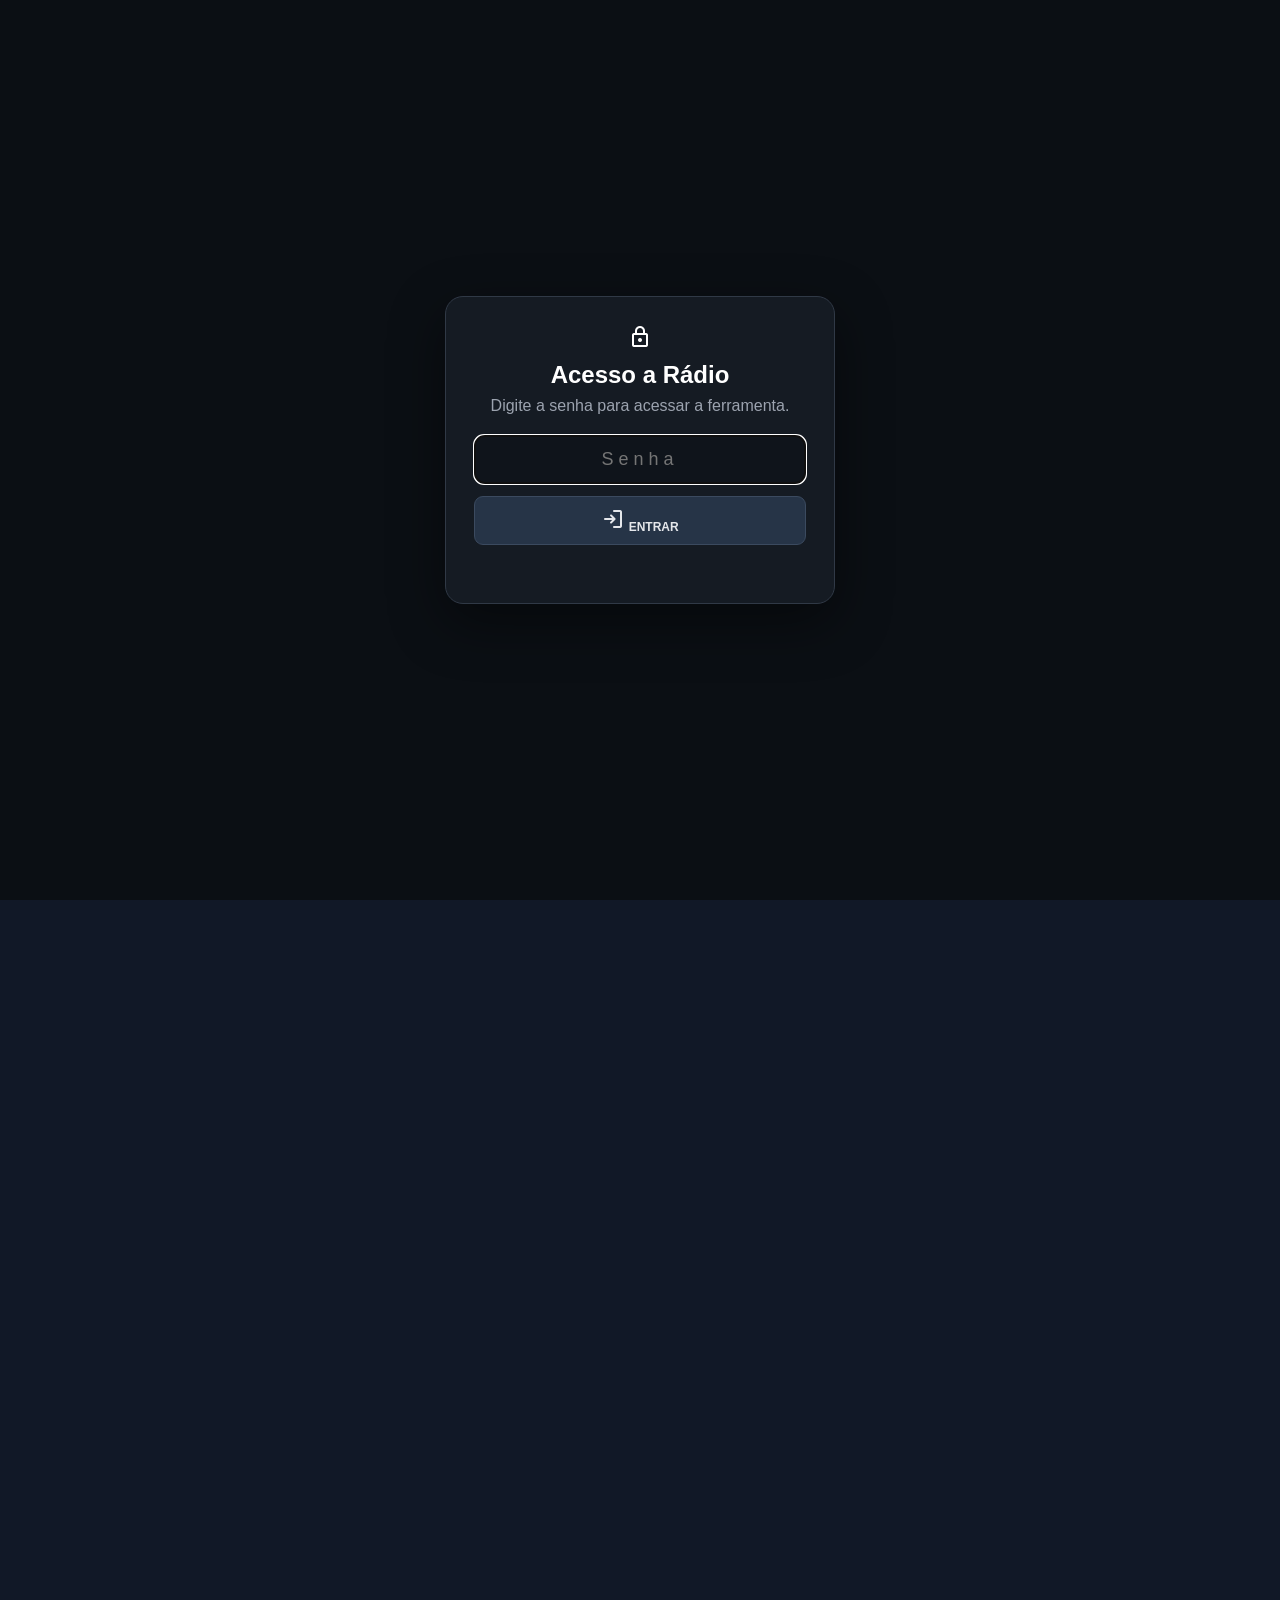
<file: radio/radio.html>
<!DOCTYPE html>
<html lang="pt-BR">
<head>
<link rel="icon" href="../logo.ico">
<meta charset="UTF-8">
<meta name="viewport" content="width=device-width,initial-scale=1,maximum-scale=1">
<link rel="preconnect" href="https://fonts.googleapis.com">
<link rel="preconnect" href="https://fonts.gstatic.com" crossorigin>
<link href="https://fonts.googleapis.com/css2?family=Material+Symbols+Rounded:opsz,wght,FILL,GRAD@20..48,400,0,0" rel="stylesheet">
<title>Rádio Auto Anúncios Extra — v5.1</title>
<style>
*{box-sizing:border-box}
body{margin:0;background:#111827;color:#fff;font-family:Arial,Helvetica,sans-serif;overflow-x:hidden}
.container{width:min(100% - 20px,760px);margin:0 auto;padding:18px 0 30px}
.header{text-align:center;margin:2px 0 15px}.logo{width:min(190px,52vw);display:block;margin:0 auto 3px}.subtitle{margin:0;color:#2b7fc4;font-size:17px;font-weight:700}
.version{font-size:11px;color:#64748b;margin-top:3px}
.card,.settings-card{background:#1f2937;border:1px solid #303b4d;border-radius:14px;box-shadow:0 3px 10px rgba(0,0,0,.18)}
.card{padding:15px;margin-bottom:12px}.settings-grid{display:grid;grid-template-columns:1fr 1fr;gap:12px;margin-bottom:12px}.settings-card{padding:15px;min-width:0}
.title{display:block;font-weight:700;margin-bottom:9px;color:#f3f4f6;font-size:16px}
input[type=file],input[type=number],input[type=text],textarea,select{width:100%;padding:11px;border-radius:9px;border:1px solid #4b5563;background:#111827;color:#fff;font-size:14px}textarea{min-height:105px;resize:vertical;line-height:1.4}input[type=range]{width:100%;accent-color:#267bc1}
.radio-line{display:flex;gap:15px;flex-wrap:wrap}.radio-line label{font-size:13px;color:#e5e7eb;cursor:pointer}.radio-line input{accent-color:#267bc1}
.status{background:#111827;border:1px solid #374151;text-align:center;border-radius:11px;padding:16px 11px}.mode{font-size:12px;color:#9ca3af;text-transform:uppercase}.current{font-size:19px;font-weight:700;margin-top:6px;word-break:break-word;color:#60a5fa}.timer{font:700 36px monospace;margin-top:10px;color:#f3f4f6}.next{font-size:13px;color:#9ca3af;margin-top:7px}
.timeline{height:7px;background:#374151;border-radius:99px;overflow:hidden;margin:13px 0 6px}.timeline-fill{height:100%;width:0;background:#267bc1;transition:width .2s linear}.time-row{display:flex;justify-content:space-between;color:#9ca3af;font-size:10px}
button{width:100%;border:1px solid #3b4a5f;border-radius:9px;padding:10px 6px;margin-top:9px;font-size:12px;font-weight:700;cursor:pointer;background:#263447;color:#e5e7eb}button:hover:not(:disabled){background:#304157;border-color:#4b6582}button:disabled{opacity:.45;cursor:not-allowed}
.main-actions,.actions{display:grid;grid-template-columns:repeat(3,1fr);gap:7px}.main-actions button,.actions button{margin:0;min-width:0}.main-actions{margin-top:9px}.actions{margin-top:7px}
#start{background:#267bc1;border-color:#267bc1;color:#fff}#start:hover:not(:disabled){background:#2f8bd7}#pause{background:#344155}#stop{background:#3a2b30;border-color:#63343d;color:#fecaca}
#skipAd,#skipWait,#operationToggle{background:#263447;color:#dbeafe}.operation-toggle{border-color:#267bc1}
.count,.hint,.legend{font-size:12px;color:#9ca3af;line-height:1.5}.count{margin-top:7px}.legend{margin-top:8px}
.list{max-height:285px;overflow:auto;margin-top:8px}.item{display:flex;align-items:center;gap:8px;padding:9px 2px;border-bottom:1px solid #374151;min-width:0}.item-info{flex:1;min-width:0}.item-name{font-size:13px;line-height:1.3;word-break:break-word;color:#dbeafe}.item-meta{font-size:11px;color:#94a3b8;margin-top:3px}.item-status{font-size:11px;margin-top:3px;color:#9ca3af;font-weight:700}.item-status.playing{color:#22c55e}.item-status.last{color:#fbbf24}.delete{width:34px;height:34px;flex:0 0 34px;padding:0;margin:0;border:1px solid #4b5563;border-radius:8px;background:#111827;color:#ef4444;font-size:20px;line-height:1}.section-title{font-size:16px;font-weight:700;margin:0 0 9px}.two{display:grid;grid-template-columns:1fr 1fr;gap:10px}.field-label{display:block;font-size:12px;color:#cbd5e1;margin-bottom:5px}.range-value{font-size:11px;color:#9ca3af;text-align:right;margin-top:3px}.voice-actions{display:grid;grid-template-columns:1fr 1fr;gap:8px}.voice-actions button{margin:0}.primary{background:#267bc1;border-color:#267bc1;color:#fff}.secondary{background:#263447}.footer{text-align:center;margin:20px 0 3px;color:#fff;font-size:13px}.white-text{color:#fff;text-decoration:none}
.operation-mode{display:none;min-height:100vh;align-items:center;justify-content:center;padding:15px}.operation-panel{width:100%;max-width:680px;text-align:center;background:#1f2937;border:1px solid #303b4d;border-radius:18px;padding:24px 16px}.operation-logo{width:min(170px,46vw);margin:0 auto 5px}.operation-title{color:#60a5fa;font-size:20px;font-weight:800}.operation-current{font-size:21px;font-weight:800;color:#fff;word-break:break-word;margin:8px 0 12px}.operation-timer{font:800 54px monospace;color:#fff}.operation-next{font-size:13px;color:#9ca3af;margin:10px 0}.operation-buttons{display:grid;grid-template-columns:repeat(3,1fr);gap:8px;margin-top:8px}.operation-buttons button{margin:0}.op-timeline{margin-top:10px}.op-state{display:inline-block;padding:7px 14px;border-radius:999px;background:#4a161b;color:#f87171;border:1px solid #7f3039;font-weight:800;font-size:12px}.op-state.unlocked{background:#173b29;color:#4ade80;border:1px solid #2f7d50}.operation-lock-row{display:grid;grid-template-columns:1fr;gap:8px;margin-top:12px}.operation-lock-row button{margin:0}.operation-lock-btn{background:#4a161b;border-color:#7f3039;color:#fecaca}.operation-lock-btn.unlocked{background:#173b29;border-color:#2f7d50;color:#4ade80}.operation-help{font-size:11px;color:#9ca3af;margin-top:7px}
@media(max-width:560px){.container{padding:14px 10px 25px}.settings-grid{grid-template-columns:1fr 1fr}.two{grid-template-columns:1fr 1fr}.main-actions button,.actions button{font-size:11px;padding:9px 3px;min-height:40px}.operation-buttons{grid-template-columns:repeat(3,1fr)}.operation-buttons button{font-size:10px;padding:9px 3px}.current{font-size:17px}}

/* v2.0.19 - Modo Operação compacto */
.operation-lock-row {
  margin-top: 8px;
}
.operation-actions-row {
  display: grid;
  grid-template-columns: repeat(3, 1fr);
  gap: 8px;
  margin-top: 8px;
}
@media (max-width: 600px) {
  .operation-actions-row button {
    font-size: 11px;
    padding: 10px 4px;
    line-height: 1.2;
    min-height: 42px;
  }
}


/* v2.0.19 - Modo Operação: bloqueio separado das ações */
.operation-lock-row{display:grid;grid-template-columns:1fr;gap:8px;margin-top:10px}
.operation-actions-row{display:grid;grid-template-columns:repeat(3,1fr);gap:8px;margin-top:8px}
@media(max-width:560px){
  .operation-buttons{grid-template-columns:repeat(3,1fr)}
  .operation-buttons button{font-size:10px;padding:9px 3px;line-height:1.2;min-height:42px}
}


/* v2.0.19 */
.operation-buttons{display:grid;grid-template-columns:repeat(3,1fr);gap:8px;margin-top:8px}
.operation-buttons button:disabled{opacity:.45;cursor:not-allowed}
.operation-lock-row{display:grid;grid-template-columns:1fr;gap:8px;margin-top:10px}

/* v2.0.19 - centralização da interface */
body {
  min-height: 100vh;
}
#mainApp, #operationMode {
  width: min(100% - 20px, 760px);
  margin-left: auto !important;
  margin-right: auto !important;
}


/* v4.1 - Modo Operação realmente sobreposto à tela principal */
.operation-mode {
  display: none;
  position: fixed !important;
  inset: 0 !important;
  z-index: 9000 !important;
  width: 100vw !important;
  min-height: 100dvh !important;
  margin: 0 !important;
  padding: 14px !important;
  align-items: center;
  justify-content: center;
  overflow: auto;
  background: #0b1220;
}
.operation-mode .operation-panel {
  width: min(100%, 680px) !important;
  max-width: 680px;
  margin: auto !important;
}
body.operation-open{overflow:hidden}


/* v2.0.19 - estado e disponibilidade dos controles */
.op-state.locked {
  background: #4a161b !important;
  color: #f87171 !important;
}
.op-state.unlocked {
  background: #173b29 !important;
  color: #4ade80 !important;
}
.operation-buttons button:disabled {
  opacity: .45;
  cursor: not-allowed;
  pointer-events: none;
}


/* v2.0.19 - testar item individual da fila */
.item-actions {
  display: flex;
  align-items: center;
  gap: 5px;
  flex: 0 0 auto;
  margin-left: 6px;
}
.item-test, .item-delete {
  width: 30px !important;
  height: 30px !important;
  min-width: 30px !important;
  padding: 0 !important;
  margin: 0 !important;
  display: inline-flex !important;
  align-items: center;
  justify-content: center;
  border-radius: 7px !important;
  line-height: 1 !important;
}
.item-test {
  border: 1px solid #3d526b !important;
  background: #263447 !important;
  color: #e5e7eb !important;
  font-size: 13px !important;
}
.item-test.testing {
  border-color: #3f9f67 !important;
  background: #173b29 !important;
  color: #4ade80 !important;
}
.item-delete {
  border: 1px solid #4b5563 !important;
  background: #111827 !important;
  color: #ef4444 !important;
  font-size: 19px !important;
}
@media (max-width:560px) {
  .item-actions { gap: 4px; margin-left: 4px; }
  .item-test, .item-delete {
    width: 27px !important;
    height: 27px !important;
    min-width: 27px !important;
    font-size: 12px !important;
  }
  .item-delete { font-size: 17px !important; }
}


/* v2.0.19 - Google Material Symbols */
.mi{font-family:'Material Symbols Rounded';font-weight:400;font-style:normal;font-size:18px;line-height:1;letter-spacing:normal;text-transform:none;display:inline-flex;align-items:center;justify-content:center;vertical-align:-4px;font-feature-settings:'liga';white-space:nowrap}
button .mi{font-size:17px;vertical-align:-4px;margin-right:4px}
.title .mi,.section-title .mi{font-size:19px;margin-right:5px;vertical-align:-4px}
.legend .mi{font-size:14px;vertical-align:-3px;margin-right:2px}
.item-test .mi,.item-delete .mi{margin:0;font-size:17px}
/* Padronização visual dos cards de configuração e da fila */
.settings-card{background:#1f2937;border:1px solid #303b4d;border-radius:14px;box-shadow:0 3px 10px rgba(0,0,0,.18);padding:15px;min-width:0}
.settings-card .title{display:flex;align-items:center;font-weight:700;margin-bottom:9px;color:#f3f4f6;font-size:16px;line-height:1.2}
.queue-card{padding:15px}
.queue-card .section-title{display:flex;align-items:center;line-height:1.2}
.program-add-grid{display:grid;grid-template-columns:1fr 1fr;gap:9px;margin-bottom:9px}
.program-add-grid .secondary{width:100%;margin:0}
.idle-modal{position:fixed;inset:0;z-index:9000;display:none;align-items:center;justify-content:center;background:rgba(0,0,0,.72);padding:18px}
.idle-modal.open{display:flex}
.idle-dialog{width:min(390px,100%);box-sizing:border-box;background:#151b23;border:1px solid #303946;border-radius:16px;padding:18px;box-shadow:0 18px 55px rgba(0,0,0,.5)}
.idle-dialog-title{display:flex;align-items:center;gap:7px;font-size:18px;font-weight:800;margin-bottom:10px}
.idle-dialog input{width:100%;box-sizing:border-box;margin-top:6px}
.idle-dialog-actions{display:grid;grid-template-columns:1fr 1fr;gap:9px;margin-top:14px}
.idle-dialog-actions button{margin:0}
@media(max-width:560px){.program-add-grid{grid-template-columns:1fr}}



/* v2.0.19 - componentes nativos com aparência integrada ao tema */
.custom-time{position:relative;width:100%;height:43px}
.custom-time .time-display{width:100%;height:43px;display:flex;align-items:center;justify-content:space-between;padding:10px 12px;border-radius:9px;border:1px solid #4b5563;background:#111827;color:#fff;font-size:14px;line-height:1;pointer-events:none}
.custom-time .time-display::after{content:'expand_more';font-family:'Material Symbols Rounded';font-size:20px;color:#9ca3af}
.custom-time input[type=time]{position:absolute;inset:0;width:100%;height:100%;margin:0;padding:0;opacity:0;cursor:pointer;z-index:2}
.file-picker{position:relative;display:flex;align-items:center;justify-content:center;gap:7px;width:100%;min-height:43px;padding:10px 12px;border-radius:9px;border:1px solid #4b5563;background:#111827;color:#e5e7eb;font-size:13px;font-weight:700;cursor:pointer;overflow:hidden}
.file-picker:hover{background:#263447;border-color:#5b718b}
.file-picker input[type=file]{position:absolute;inset:0;width:100%;height:100%;padding:0;margin:0;opacity:0;cursor:pointer;z-index:2;border:0}
.file-picker .mi{font-size:18px;margin-right:0}
.queue-legend{display:flex;gap:16px;align-items:center;flex-wrap:wrap;margin-top:9px;font-size:11px;color:#9ca3af}
.legend-item{display:inline-flex;align-items:center;gap:5px}
.status-dot{width:9px;height:9px;border-radius:50%;display:inline-block;flex:0 0 9px}
.status-dot.playing{background:#22c55e;box-shadow:0 0 6px rgba(34,197,94,.45)}
.status-dot.last{background:#fbbf24;box-shadow:0 0 6px rgba(251,191,36,.35)}
.item-status{display:flex;align-items:center;gap:5px}
.item-status.playing,.item-status.last{color:#cbd5e1}
@media(max-width:560px){.custom-time,.custom-time .time-display{height:41px}.file-picker{min-height:41px;font-size:12px}}
#loginScreen{position:fixed;inset:0;z-index:9999;display:flex;align-items:center;justify-content:center;background:#0b0f14;padding:20px}#loginCard{width:min(390px,100%);box-sizing:border-box;background:#151b23;border:1px solid #303946;border-radius:18px;padding:28px;box-shadow:0 18px 55px rgba(0,0,0,.45);text-align:center}#loginCard h2{margin:8px 0}#loginCard p{margin:0 0 20px;color:#9ca3af}#loginPassword{width:100%;box-sizing:border-box;background:#0f141b;color:#fff;border:1px solid #3b4553;border-radius:10px;padding:13px 14px;font-size:18px;text-align:center;letter-spacing:5px}#loginButton{width:100%;margin-top:12px}#loginError{min-height:20px;color:#f87171;font-size:13px;margin-top:10px}body.login-locked> *:not(#loginScreen){visibility:hidden}</style>
</head>
<body class="login-locked"><div id="loginScreen"><div id="loginCard"><span class="material-symbols-rounded">lock</span><h2>Acesso a Rádio</h2><p>Digite a senha para acessar a ferramenta.</p><form id="loginForm"><input id="loginPassword" type="password" inputmode="numeric" autocomplete="off" placeholder="Senha" aria-label="Senha" required><button id="loginButton" type="submit"><span class="material-symbols-rounded">login</span> ENTRAR</button></form><div id="loginError"></div></div></div>
<div class="container" id="mainApp">
<div class="header"><img class="logo" src="logo-extra.png" alt="Extra Mercado"><p class="subtitle">AUTO ANÚNCIOS</p><div class="version">v5.1 • MÚSICA + TEMPO OCIOSO + ANÚNCIOS</div></div>

<div class="card">
<div class="status" aria-live="polite">
<div id="mode" class="mode">PARADO</div>
<div id="current" class="current">Aguardando início</div>
<div class="timeline"><div id="timelineFill" class="timeline-fill"></div></div>
<div class="time-row"><span id="timeElapsed">00:00</span><span id="timeTotal">00:00</span></div>
<div id="timer" class="timer">00:00</div>
<div id="next" class="next">Próximo anúncio: --:--</div>
</div>
<div class="main-actions"><button id="start"><span class="mi">play_arrow</span> INICIAR</button><button id="pause" disabled><span class="mi">pause</span> PAUSAR</button><button id="stop" disabled><span class="mi">stop</span> PARAR</button></div>
<div class="actions"><button id="skipAd" disabled><span class="mi">skip_next</span> PULAR ANÚNCIO</button><button id="skipWait" disabled><span class="mi">skip_next</span> PULAR MÚSICA</button><button id="operationToggle"><span class="mi">point_of_sale</span> MODO OPERAÇÃO</button></div>
</div>

<div class="settings-grid">
<div class="settings-card"><label class="title" for="songsBeforeAd"><span class="mi">format_list_numbered</span> Itens antes do anúncio</label><input id="songsBeforeAd" type="number" min="1" step="1" value="3"><div class="hint">Ex.: 3 = conclui 3 itens da programação (música ou tempo ocioso) antes do bloco de anúncios.</div></div>
<div class="settings-card"><label class="title" for="adsPerBlock"><span class="mi">campaign</span> Anúncios por intervalo</label><input id="adsPerBlock" type="number" min="1" step="1" value="1"><div class="hint">Quantidade de anúncios tocados quando o contador de itens atingir o limite.</div></div>
</div>
<div class="settings-grid">
<div class="settings-card"><label class="title"><span class="mi">swap_vert</span> Ordem dos anúncios</label><div class="radio-line"><label><input type="radio" name="order" id="random" checked> Aleatório</label><label><input type="radio" name="order" id="sequential"> Sequencial</label></div></div>
<div class="settings-card"><label class="title"><span class="mi">repeat</span> Contador atual</label><div id="musicCounter" class="current" style="font-size:17px;margin:0">0 / 3 itens</div><div class="hint">O contador avança quando uma música ou um tempo ocioso é concluído.</div></div>
</div>

<div class="settings-grid">
<div class="settings-card"><label class="title"><span class="mi">schedule</span> Horário dos anúncios</label><div class="two"><div><span class="field-label">Início</span><div class="custom-time"><div id="startTimeDisplay" class="time-display">07:00</div><input id="startTime" type="time" value="07:00" aria-label="Horário de início"></div></div><div><span class="field-label">Fim</span><div class="custom-time"><div id="endTimeDisplay" class="time-display">22:00</div><input id="endTime" type="time" value="22:00" aria-label="Horário de fim"></div></div></div><div class="hint">Fora desse período, nenhum novo anúncio será iniciado.</div></div>
<div class="settings-card"><label class="title"><span class="mi">volume_up</span> Volume geral (anúncios e músicas)</label><input id="adVolume" type="range" min="0" max="1" step="0.01" value="1"><div id="adVolumeValue" class="range-value">100%</div></div>
</div>

<div class="card">
<h2 class="section-title"><span class="mi">record_voice_over</span> Criar locução para a fila</h2>
<textarea id="speechText" placeholder="Ex.: Atenção, clientes Extra Mercado! Aproveite nossas ofertas especiais de hoje."></textarea>
<div><span class="field-label">Voz do navegador</span><select id="voiceSelect"><option>Carregando vozes...</option></select></div>
<div class="two" style="margin-top:9px"><div><span class="field-label">Velocidade</span><select id="speechRate"><option value="0.9">0.90x</option><option value="1">1.00x</option><option value="1.1">1.10x</option><option value="1.25">1.25x</option><option value="1.35" selected>1.35x</option><option value="1.5">1.50x</option></select></div><div><span class="field-label">Tom de voz</span><select id="speechPitch"><option value="0.7">0.70</option><option value="0.8">0.80</option><option value="0.9" selected>0.90</option><option value="1">1.00</option><option value="1.1">1.10</option><option value="1.2">1.20</option></select></div></div>
<div class="two" style="margin-top:9px"><div><span class="field-label">Volume da voz <span id="speechVolumeValue">100%</span></span><input id="speechVolume" type="range" min="0" max="1" step="0.01" value="1"></div><div><span class="field-label">Volume da música <span id="bgVolumeValue">15%</span></span><input id="bgVolume" type="range" min="0" max="1" step="0.01" value="0.15"></div></div>
<div class="voice-actions" style="margin-top:9px"><button id="previewSpeech" class="secondary"><span class="mi">play_arrow</span> TESTAR LOCUÇÃO</button><button id="addSpeech" class="primary"><span class="mi">playlist_add</span> ADICIONAR À FILA</button></div>
<div class="hint" style="margin-top:8px">A locução usa as vozes disponíveis no próprio navegador/Android. A música de fundo é o arquivo <strong>fundo.mp3</strong> desta pasta.</div>
<audio id="bgAudio" preload="auto" src="fundo.mp3" style="display:none"></audio>
<script>
/* v5 - Bloqueio de suspensão da tela enquanto o sistema estiver acessado.
   Usa a Screen Wake Lock API quando disponível. O bloqueio é solicitado após
   o login e renovado automaticamente quando a página volta a ficar visível
   ou quando o navegador libera o Wake Lock. */
let systemAccessGranted=false;
let screenWakeLock=null;
let wakeLockRetryId=null;

async function requestScreenWakeLock(){
  if(!systemAccessGranted) return;
  if(!('wakeLock' in navigator)) return;
  if(document.visibilityState!=='visible') return;
  try{
    if(screenWakeLock && !screenWakeLock.released) return;
    screenWakeLock=await navigator.wakeLock.request('screen');
    screenWakeLock.addEventListener('release',()=>{
      screenWakeLock=null;
      if(systemAccessGranted && document.visibilityState==='visible'){
        clearTimeout(wakeLockRetryId);
        wakeLockRetryId=setTimeout(()=>requestScreenWakeLock(),500);
      }
    });
  }catch(e){
    screenWakeLock=null;
    /* Alguns Androids liberam o Wake Lock temporariamente; tenta novamente. */
    clearTimeout(wakeLockRetryId);
    if(systemAccessGranted && document.visibilityState==='visible')
      wakeLockRetryId=setTimeout(()=>requestScreenWakeLock(),1500);
  }
}

function enableScreenWakeLock(){
  systemAccessGranted=true;
  requestScreenWakeLock();
}

document.addEventListener('visibilitychange',()=>{
  if(systemAccessGranted && document.visibilityState==='visible') requestScreenWakeLock();
});

(()=>{const screen=document.getElementById("loginScreen"),form=document.getElementById("loginForm"),input=document.getElementById("loginPassword"),err=document.getElementById("loginError");
async function config(){try{const r=await fetch("config.json",{cache:"no-store"});if(!r.ok)throw 0;const c=await r.json();if(typeof c.senha!=="string"||!c.senha)throw 0;return c.senha}catch(e){err.textContent="Não foi possível carregar a configuração de acesso.";return null}}
(async()=>{const senha=await config();if(!senha)return;form.addEventListener("submit",e=>{e.preventDefault();if(input.value===senha){document.body.classList.remove("login-locked");screen.style.display="none";input.value="";enableScreenWakeLock()}else{err.textContent="Senha incorreta.";input.select()}});input.focus()})()})();
</script><script>
/* v3.0 - reprodução de música de fundo mais compatível com Android/Chrome.
   A música usa o próprio elemento <audio> em loop. Isso evita que o Web Audio
   seja bloqueado quando a página está em segundo plano ou quando o TTS começa. */
let bgMusicActive = false;
let bgPaused = false;
let bgRetryId = null;
let mediaUnlocked = false;

function updateBgVolume(){
  const v=Number(document.getElementById("bgVolume")?.value ?? 0.22);
  bgAudio.volume=Number.isFinite(v)?Math.max(0,Math.min(1,v)):0.22;
}

function startBgMusic(volume){
  bgMusicActive=true;
  bgPaused=false;
  if(bgRetryId){clearInterval(bgRetryId);bgRetryId=null;}
  bgAudio.loop=true;
  if(Number.isFinite(Number(volume))) bgAudio.volume=Number(volume);
  else updateBgVolume();
  try{bgAudio.currentTime=0}catch(e){}
  const p=bgAudio.play();
  const armRetry=()=>{
    if(bgRetryId)clearInterval(bgRetryId);
    bgRetryId=setInterval(()=>{
      if(!bgMusicActive||bgPaused){clearInterval(bgRetryId);bgRetryId=null;return;}
      if(bgAudio.paused){try{const q=bgAudio.play();if(q&&q.catch)q.catch(()=>{});}catch(e){}}
    },700);
  };
  if(p && typeof p.catch==="function") return p.catch(()=>{armRetry()});
  armRetry();
  return Promise.resolve();
}

function pauseBgMusic(){
  if(!bgMusicActive || bgPaused) return;
  try{bgAudio.pause()}catch(e){}
  bgPaused=true;
}

function resumeBgMusic(){
  if(!bgMusicActive || !bgPaused) return Promise.resolve();
  bgPaused=false;
  const p=bgAudio.play();
  const armRetry=()=>{
    if(bgRetryId)clearInterval(bgRetryId);
    bgRetryId=setInterval(()=>{
      if(!bgMusicActive||bgPaused){clearInterval(bgRetryId);bgRetryId=null;return;}
      if(bgAudio.paused){try{const q=bgAudio.play();if(q&&q.catch)q.catch(()=>{});}catch(e){}}
    },700);
  };
  if(p && typeof p.catch==="function") return p.catch(()=>{armRetry()});
  armRetry();
  return Promise.resolve();
}

function stopBgMusic(){
  bgMusicActive=false;
  bgPaused=false;
  if(bgRetryId){clearInterval(bgRetryId);bgRetryId=null;}
  try{bgAudio.pause();bgAudio.currentTime=0}catch(e){}
}

/* Desbloqueia o pipeline de áudio após um toque explícito no botão INICIAR.
   O elemento é silenciado durante o pequeno desbloqueio e volta ao volume normal. */
function unlockMedia(){
  try{
    const oldMuted=bgAudio.muted;
    const oldVolume=bgAudio.volume;
    bgAudio.muted=true;
    bgAudio.volume=0;
    const p=bgAudio.play();
    const done=()=>{try{bgAudio.pause();bgAudio.currentTime=0;bgAudio.muted=oldMuted;bgAudio.volume=oldVolume;mediaUnlocked=true}catch(e){}};
    if(p && typeof p.then==="function") p.then(done).catch(done); else done();
  }catch(e){}
}
updateBgVolume();
</script>
</div>

<div class="card queue-card">
<h2 class="section-title"><span class="mi">playlist_play</span> Programação de reprodução</h2>
<div class="program-add-grid">
<label class="file-picker"><span class="mi">audio_file</span> SELECIONAR MÚSICAS MP3<input id="musicFiles" type="file" accept="audio/*" multiple></label>
<button id="addIdle" type="button" class="secondary"><span class="mi">timer</span> ADICIONAR TEMPO OCIOSO</button>
</div>
<div id="musicCount" class="count">Nenhum item selecionado.</div>
<div id="musicList" class="list"></div>
<div class="queue-legend"><span class="legend-item"><span class="status-dot playing"></span> Em reprodução</span><span class="legend-item"><span class="status-dot last"></span> Último tocado</span></div>
</div>

<div id="idleModal" class="idle-modal" aria-hidden="true">
  <div class="idle-dialog">
    <div class="idle-dialog-title"><span class="mi">timer</span> Adicionar tempo ocioso</div>
    <div class="hint">O tempo ocioso entra na mesma fila das músicas e conta como 1 item concluído. Durante esse período, nenhum áudio é reproduzido.</div>
    <label class="field-label" for="idleMinutes">Duração em minutos</label>
    <input id="idleMinutes" type="number" min="1" max="720" step="1" value="5">
    <div class="idle-dialog-actions">
      <button id="cancelIdle" type="button" class="secondary">CANCELAR</button>
      <button id="confirmIdle" type="button"><span class="mi">add</span> ADICIONAR</button>
    </div>
  </div>
</div>

<div class="card queue-card">
<h2 class="section-title"><span class="mi">campaign</span> Selecionar anúncios MP3</h2>
<label class="file-picker"><span class="mi">audio_file</span> SELECIONAR ARQUIVOS MP3<input id="adFiles" type="file" accept="audio/*" multiple></label>
<div id="count" class="count">Nenhum áudio selecionado.</div>
<div id="list" class="list"></div>
<div class="queue-legend"><span class="legend-item"><span class="status-dot playing"></span> Em reprodução</span><span class="legend-item"><span class="status-dot last"></span> Último tocado</span></div>
</div>

<div class="card"><div class="hint"><strong>Como esta versão funciona:</strong><br>A programação aceita músicas e <strong>tempo ocioso</strong> na mesma fila. Cada item concluído vale 1 unidade para o contador. Ex.: 2 músicas + 1 tempo ocioso de 5 minutos = bloco de anúncios. Durante o tempo ocioso, não há áudio e a tela mostra uma contagem regressiva. Fora do horário dos anúncios, a programação continua e o anúncio fica aguardando o próximo horário ativo.</div></div>
</div>

<div id="operationMode" class="operation-mode"><div class="operation-panel"><img class="operation-logo" src="logo-extra.png" alt="Extra Mercado"><div class="operation-title">AUTO ANÚNCIOS • v5</div><div id="opMode" class="mode" style="margin-top:16px">PARADO</div><div id="opCurrent" class="operation-current">Aguardando início</div><div class="timeline op-timeline"><div id="opTimelineFill" class="timeline-fill"></div></div><div class="time-row"><span id="opElapsed">00:00</span><span id="opTotal">00:00</span></div><div id="opTimer" class="operation-timer">00:00</div><div id="opNext" class="operation-next">Próximo anúncio: --:--</div><div id="opState" class="op-state">🔒 FUNÇÕES BLOQUEADAS</div>
<div class="operation-lock-row">
<button id="operationLock" class="operation-lock-btn"><span class="mi">lock_open</span> DESBLOQUEAR FUNÇÕES</button>
</div>
<div class="operation-help">Verde = funções desbloqueadas • Vermelho = funções bloqueadas</div>
<div class="operation-buttons">
<button id="operationSkipMusic" disabled><span class="mi">skip_next</span> PULAR MÚSICA</button>
<button id="operationSkipAd" disabled><span class="mi">campaign</span> PULAR ANÚNCIO</button>
<button id="exitOperation" disabled><span class="mi">logout</span> SAIR DO MODO</button>
</div></div></div>

<audio id="player" playsinline></audio>
<div class="footer">© 2026 By <a href="mailto: thiago.vieira1@gpabr.com" class="white-text">Thiago Teles</a></div>

<script>

const $=id=>document.getElementById(id);
const adInput=$("adFiles"),list=$("list"),count=$("count");
const musicInput=$("musicFiles"),musicList=$("musicList"),musicCount=$("musicCount"),musicCounter=$("musicCounter");
const addIdle=$("addIdle"),idleModal=$("idleModal"),idleMinutes=$("idleMinutes"),cancelIdle=$("cancelIdle"),confirmIdle=$("confirmIdle");
const songsBeforeAd=$("songsBeforeAd"),adsPerBlock=$("adsPerBlock"),random=$("random"),sequential=$("sequential");
const start=$("start"),pause=$("pause"),stop=$("stop"),skipAd=$("skipAd"),player=$("player");
const mode=$("mode"),current=$("current"),timer=$("timer"),next=$("next"),timelineFill=$("timelineFill"),timeElapsed=$("timeElapsed"),timeTotal=$("timeTotal");
const startTime=$("startTime"),endTime=$("endTime"),adVolume=$("adVolume"),adVolumeValue=$("adVolumeValue");
const startTimeDisplay=$("startTimeDisplay"),endTimeDisplay=$("endTimeDisplay");
const speechText=$("speechText"),voiceSelect=$("voiceSelect"),speechRate=$("speechRate"),speechPitch=$("speechPitch"),speechVolume=$("speechVolume"),speechVolumeValue=$("speechVolumeValue"),bgVolume=$("bgVolume"),bgVolumeValue=$("bgVolumeValue"),bgAudio=$("bgAudio");
const previewSpeech=$("previewSpeech"),addSpeech=$("addSpeech");
const operationToggle=$("operationToggle"),operationMode=$("operationMode"),exitOperation=$("exitOperation"),operationLock=$("operationLock"),opMode=$("opMode"),opCurrent=$("opCurrent"),opTimer=$("opTimer"),opNext=$("opNext"),opState=$("opState"),operationSkipAd=$("operationSkipAd"),operationSkipMusic=$("operationSkipMusic"),opTimelineFill=$("opTimelineFill"),opElapsed=$("opElapsed"),opTotal=$("opTotal");

let ads=[],programQueue=[],musics=[],running=false,paused=false,phase="idle",elapsed=0,lastTick=0,timerId=null,currentAd=null,lastPlayedAd=null,currentMusic=null,lastPlayedMusic=null,currentProgramItem=null,lastPlayedProgramItem=null,idleRemaining=0,idleTimerId=null;
let musicIndex=0,musicCountValue=0,seqIndex=0,usedSequential=[],currentUrl=null,operationActive=false,operationUnlocked=false;
let speechVoices=[],speechSession=0,speechPlaying=false,speechPaused=false,previewing=false;

/* Persistência local das filas: IndexedDB guarda os próprios MP3s selecionados,
   então a fila sobrevive ao fechamento acidental da guia/Chrome. */
const QUEUE_DB_NAME="AutoAnunciosExtraQueue";
const QUEUE_DB_VERSION=1;
let queueDbPromise=null;
function openQueueDb(){
  if(queueDbPromise)return queueDbPromise;
  queueDbPromise=new Promise((resolve,reject)=>{
    if(!window.indexedDB){reject(new Error("IndexedDB indisponível"));return}
    const req=indexedDB.open(QUEUE_DB_NAME,QUEUE_DB_VERSION);
    req.onupgradeneeded=()=>{
      const db=req.result;
      if(!db.objectStoreNames.contains("music"))db.createObjectStore("music",{keyPath:"id"});
      if(!db.objectStoreNames.contains("ads"))db.createObjectStore("ads",{keyPath:"id"});
    };
    req.onsuccess=()=>resolve(req.result);req.onerror=()=>reject(req.error||new Error("Falha ao abrir IndexedDB"));
  });
  return queueDbPromise;
}
function idbTx(store,mode,fn){return openQueueDb().then(db=>new Promise((resolve,reject)=>{const tx=db.transaction(store,mode),os=tx.objectStore(store);let result;try{result=fn(os)}catch(e){reject(e);return}tx.oncomplete=()=>resolve(result);tx.onerror=()=>reject(tx.error||new Error("Falha IndexedDB"));tx.onabort=()=>reject(tx.error||new Error("Operação cancelada"))}))}
function idbPut(store,value){return idbTx(store,"readwrite",os=>os.put(value))}
function idbDelete(store,id){return idbTx(store,"readwrite",os=>os.delete(id))}
function idbClear(store){return idbTx(store,"readwrite",os=>os.clear())}
function idbGetAll(store){return idbTx(store,"readonly",os=>new Promise((resolve,reject)=>{const r=os.getAll();r.onsuccess=()=>resolve(r.result||[]);r.onerror=()=>reject(r.error)}))}
async function persistMusic(item){return idbPut("music",{id:item.id,type:item.type||"music",name:item.name,file:item.file||null,durationSeconds:item.durationSeconds||null,createdAt:item.createdAt||Date.now()})}
async function persistAd(item){return idbPut("ads",{id:item.id,kind:item.kind,name:item.name,file:item.file||null,text:item.text||"",rate:item.rate,pitch:item.pitch,voiceName:item.voiceName,voiceLang:item.voiceLang,voiceIndex:item.voiceIndex,voiceVolume:item.voiceVolume,bgVolume:item.bgVolume})}
async function loadSavedQueues(){
  try{
    const [ms,as]=await Promise.all([idbGetAll("music"),idbGetAll("ads")]);
    programQueue=ms.map(x=>({id:x.id,type:x.type||"music",name:x.name,file:x.file||null,durationSeconds:x.durationSeconds||null,createdAt:x.createdAt||0}));
    programQueue.sort((a,b)=>(a.createdAt||0)-(b.createdAt||0));
    musics=programQueue.filter(x=>x.type==="music");
    ads=as.map(x=>({id:x.id,kind:x.kind,name:x.name,file:x.file||null,text:x.text||"",rate:x.rate,pitch:x.pitch,voiceName:x.voiceName,voiceLang:x.voiceLang,voiceIndex:x.voiceIndex,voiceVolume:x.voiceVolume,bgVolume:x.bgVolume}));
    renderMusicList();renderAdList();updateMusicCounter();
  }catch(e){console.warn("Não foi possível restaurar as filas salvas.",e)}
}
async function clearSavedQueues(){try{await Promise.all([idbClear("music"),idbClear("ads")])}catch(e){console.warn(e)}}

function loadSettings(){
  try{
    const c=JSON.parse(localStorage.getItem("extraAutoV5")||localStorage.getItem("extraAutoV4_2")||"{}");
    if(c.songsBeforeAd)songsBeforeAd.value=c.songsBeforeAd;
    if(c.adsPerBlock)adsPerBlock.value=c.adsPerBlock;
    if(c.random!==undefined){random.checked=c.random;sequential.checked=!c.random}
    if(c.startTime)startTime.value=c.startTime;if(c.endTime)endTime.value=c.endTime;
    if(c.adVolume!==undefined)adVolume.value=c.adVolume;
    if(c.speechRate)speechRate.value=c.speechRate;if(c.speechPitch)speechPitch.value=c.speechPitch;
    if(c.speechVolume!==undefined)speechVolume.value=c.speechVolume;if(c.bgVolume!==undefined)bgVolume.value=c.bgVolume;
  }catch(e){}
}
function saveSettings(){localStorage.setItem("extraAutoV5",JSON.stringify({
  songsBeforeAd:songsBeforeAd.value,adsPerBlock:adsPerBlock.value,random:random.checked,startTime:startTime.value,endTime:endTime.value,
  adVolume:adVolume.value,speechRate:speechRate.value,speechPitch:speechPitch.value,speechVolume:speechVolume.value,bgVolume:bgVolume.value
}))}
loadSettings();

function syncTimeDisplays(){startTimeDisplay.textContent=startTime.value||"07:00";endTimeDisplay.textContent=endTime.value||"22:00"}
syncTimeDisplays();[startTime,endTime].forEach(el=>el.addEventListener("input",syncTimeDisplays));
function formatTime(sec){sec=Math.max(0,Math.floor(sec));return String(Math.floor(sec/60)).padStart(2,"0")+":"+String(sec%60).padStart(2,"0")}
function songsLimit(){let n=Math.floor(Number(songsBeforeAd.value));if(!Number.isFinite(n)||n<1)n=1;songsBeforeAd.value=n;return n}
function programItemCount(){return programQueue.length}
function refreshMusicAlias(){musics=programQueue.filter(x=>x.type==="music")}
function adBlockLimit(){let n=Math.floor(Number(adsPerBlock.value));if(!Number.isFinite(n)||n<1)n=1;adsPerBlock.value=n;return n}
function timeMinutes(v){const [h,m]=String(v||"00:00").split(":").map(Number);return h*60+m}
function inSchedule(){const now=new Date(),cur=now.getHours()*60+now.getMinutes(),a=timeMinutes(startTime.value),b=timeMinutes(endTime.value);return a<=b?cur>=a&&cur<=b:cur>=a||cur<=b}
function secondsUntilScheduleStart(){const now=new Date(),[h,m]=String(startTime.value||"07:00").split(":").map(Number),target=new Date(now);target.setHours(Number.isFinite(h)?h:0,Number.isFinite(m)?m:0,0,0);if(target<=now)target.setDate(target.getDate()+1);return Math.max(0,Math.ceil((target-now)/1000))}
function estimateSpeechSeconds(text,rate){return Math.max(2,Math.ceil((text.trim().length/11)/Number(rate||1.35)))}
function masterVolume(){const v=Number(adVolume.value);return Number.isFinite(v)?Math.max(0,Math.min(1,v)):1}
function updateVolumeLabels(){
  adVolumeValue.textContent=Math.round(masterVolume()*100)+"%";
  speechVolumeValue.textContent=Math.round(speechVolume.value*100)+"%";
  bgVolumeValue.textContent=Math.round(bgVolume.value*100)+"%";
  if(player) player.volume=masterVolume();
  if(bgAudio) bgAudio.volume=Math.max(0,Math.min(1,Number(bgVolume.value)*masterVolume()));
}
function updateMusicCounter(){musicCounter.textContent=`${musicCountValue} / ${songsLimit()} itens`}
updateVolumeLabels();updateMusicCounter();

function loadVoices(){
  const all=speechSynthesis.getVoices(),br=all.filter(v=>/^pt(-|_)br$/i.test(v.lang||"")||/^pt$/i.test(v.lang||""));
  speechVoices=br.length?br:all;voiceSelect.innerHTML="";
  speechVoices.forEach((v,i)=>{const o=document.createElement("option");o.value=i;o.textContent=`${v.name} — ${v.lang||""}`;voiceSelect.appendChild(o)});
  const idx=speechVoices.findIndex(v=>/^pt(-|_)br$/i.test(v.lang||""));if(idx>=0)voiceSelect.value=String(idx)
}
speechSynthesis.onvoiceschanged=loadVoices;loadVoices();
let speechKeepAliveId=null;
function clearSpeechKeepAlive(){if(speechKeepAliveId){clearInterval(speechKeepAliveId);speechKeepAliveId=null}}
function startSpeechKeepAlive(){clearSpeechKeepAlive();speechKeepAliveId=setInterval(()=>{if(speechPlaying&&!speechPaused)try{speechSynthesis.resume()}catch(e){}},5000)}
function speakChunks(text,onDone){
  speechSession++;const session=speechSession,chunks=text.match(/[^.!?]+[.!?]+|[^.!?]+$/g)||[text];let i=0;
  speechPlaying=true;speechPaused=false;startSpeechKeepAlive();try{speechSynthesis.cancel()}catch(e){}
  function nextChunk(){
    if(session!==speechSession)return;if(i>=chunks.length){speechPlaying=false;clearSpeechKeepAlive();onDone&&onDone();return}
    const u=new SpeechSynthesisUtterance(chunks[i++].trim());u.lang="pt-BR";u.rate=Number(speechRate.value);u.pitch=Number(speechPitch.value);u.volume=Math.max(0,Math.min(1,Number(speechVolume.value)*masterVolume()));
    u.voice=speechVoices[Number(voiceSelect.value)]||speechVoices.find(v=>/^pt(-|_)br$/i.test(v.lang||""))||speechVoices[0]||null;
    u.onend=nextChunk;u.onerror=()=>{if(session===speechSession){speechPlaying=false;clearSpeechKeepAlive();onDone&&onDone()}};
    try{speechSynthesis.resume();speechSynthesis.speak(u)}catch(e){if(session===speechSession){speechPlaying=false;clearSpeechKeepAlive();onDone&&onDone()}}
  } nextChunk()
}
function stopSpeech(){speechSession++;clearSpeechKeepAlive();try{speechSynthesis.cancel()}catch(e){}speechPlaying=false;speechPaused=false}
function preview(){
  const text=speechText.value.trim();if(!text){alert("Digite um texto para testar.");return}
  stopPreview();previewing=true;speakChunks(text,()=>{if(previewing){stopBgMusic();previewing=false;previewSpeech.innerHTML='<span class="mi">play_arrow</span> TESTAR LOCUÇÃO'}});
  startBgMusic(Number(bgVolume.value)*masterVolume()).catch(()=>{});previewSpeech.innerHTML='<span class="mi">stop</span> PARAR TESTE'
}
function stopPreview(){previewing=false;stopSpeech();stopBgMusic();previewSpeech.innerHTML='<span class="mi">play_arrow</span> TESTAR LOCUÇÃO'}
previewSpeech.addEventListener("click",()=>previewing?stopPreview():preview());
function addSpeechItem(){
  if(previewing)stopPreview();const text=speechText.value.trim();if(!text){alert("Digite o texto da locução.");return}
  const v=speechVoices[Number(voiceSelect.value)]||{};
  const item={kind:"speech",id:crypto.randomUUID?crypto.randomUUID():String(Date.now()+Math.random()),name:"Locução: "+text.slice(0,70)+(text.length>70?"…":""),text,rate:Number(speechRate.value),voiceName:v.name||"Voz do navegador",voiceLang:v.lang||"pt-BR",voiceIndex:Number(voiceSelect.value),voiceVolume:Number(speechVolume.value),pitch:Number(speechPitch.value),bgVolume:Number(bgVolume.value)};
  ads.push(item);renderAdList();persistAd(item).catch(e=>console.warn(e));speechText.value="";saveSettings()
}
addSpeech.addEventListener("click",addSpeechItem);

musicInput.addEventListener("change",()=>{
  Array.from(musicInput.files).forEach(file=>{
    const item={id:crypto.randomUUID?crypto.randomUUID():String(Date.now()+Math.random()),type:"music",file,name:file.name,createdAt:Date.now()+Math.random()};
    programQueue.push(item);persistMusic(item).catch(e=>console.warn(e));
  });
  refreshMusicAlias();musicInput.value="";renderMusicList();updateMusicCounter();
});
function openIdleModal(){idleMinutes.value=idleMinutes.value||5;idleModal.classList.add("open");idleModal.setAttribute("aria-hidden","false");setTimeout(()=>idleMinutes.focus(),50)}
function closeIdleModal(){idleModal.classList.remove("open");idleModal.setAttribute("aria-hidden","true")}
addIdle.addEventListener("click",openIdleModal);cancelIdle.addEventListener("click",closeIdleModal);
idleModal.addEventListener("click",e=>{if(e.target===idleModal)closeIdleModal()});
confirmIdle.addEventListener("click",()=>{
  let min=Math.floor(Number(idleMinutes.value));if(!Number.isFinite(min)||min<1)min=1;if(min>720)min=720;idleMinutes.value=min;
  const item={id:crypto.randomUUID?crypto.randomUUID():String(Date.now()+Math.random()),type:"idle",name:`Tempo ocioso — ${min} minuto${min===1?"":"s"}`,durationSeconds:min*60,createdAt:Date.now()+Math.random()};
  programQueue.push(item);persistMusic(item).catch(e=>console.warn(e));refreshMusicAlias();renderMusicList();updateMusicCounter();closeIdleModal();
});
adInput.addEventListener("change",()=>{Array.from(adInput.files).forEach(file=>{const item={kind:"mp3",id:crypto.randomUUID?crypto.randomUUID():String(Date.now()+Math.random()),file,name:file.name};ads.push(item);persistAd(item).catch(e=>console.warn(e))});adInput.value="";renderAdList()});

let queueTestAudio=null,queueTestUrl=null;
function stopQueueTest(){
  try{speechSynthesis.cancel()}catch(e){}
  if(queueTestAudio){
    try{queueTestAudio.oncanplay=null;queueTestAudio.onloadeddata=null;queueTestAudio.onended=null;queueTestAudio.onerror=null;queueTestAudio.pause();queueTestAudio.currentTime=0;queueTestAudio.removeAttribute("src");queueTestAudio.load()}catch(e){}
    queueTestAudio=null;
  }
  if(queueTestUrl){try{URL.revokeObjectURL(queueTestUrl)}catch(e){}queueTestUrl=null}
  try{stopBgMusic()}catch(e){}
  document.querySelectorAll(".item-test.testing").forEach(b=>{b.classList.remove("testing");b.innerHTML='<span class="mi">play_arrow</span>'})
}
function testFile(item,button,kind){
  if(button.classList.contains("testing")){stopQueueTest();return}
  stopQueueTest();button.classList.add("testing");button.innerHTML='<span class="mi">stop</span>';
  if(kind==="speech"){
    startBgMusic(Number(item.bgVolume??bgVolume.value)*masterVolume()).catch(()=>{});
    speakChunks(item.text,stopQueueTest);
    return;
  }
  if(!item.file){stopQueueTest();return}
  queueTestUrl=URL.createObjectURL(item.file);
  queueTestAudio=new Audio();
  queueTestAudio.preload="auto";
  queueTestAudio.playsInline=true;
  queueTestAudio.loop=false;
  queueTestAudio.src=queueTestUrl;
  queueTestAudio.volume=masterVolume();
  const finish=()=>stopQueueTest();
  queueTestAudio.onended=finish;
  queueTestAudio.onerror=finish;
  const playOnce=()=>{
    if(!queueTestAudio)return;
    queueTestAudio.oncanplay=null;
    const p=queueTestAudio.play();
    if(p&&p.catch)p.catch(finish);
  };
  queueTestAudio.oncanplay=playOnce;
  try{queueTestAudio.load()}catch(e){}
  if(queueTestAudio.readyState>=2)playOnce();
}
function renderMusicList(){
  musicCount.textContent=programQueue.length?`${programQueue.length} item(ns) na programação.`:"Nenhum item selecionado.";
  musicList.innerHTML="";
  programQueue.forEach((item,i)=>{
    const row=document.createElement("div");row.className="item";
    const info=document.createElement("div");info.className="item-info";
    const name=document.createElement("div");name.className="item-name";
    name.textContent=item.type==="idle"?`\u23f1\ufe0f ${i+1}. ${item.name}`:`${i+1}. ${item.name}`;
    const meta=document.createElement("div");meta.className="item-meta";
    meta.textContent=item.type==="idle"?"Sem áudio • pausa programada":"Arquivo MP3";
    const st=document.createElement("div");st.className="item-status";
    if(item===currentProgramItem){st.classList.add("playing");st.innerHTML='<span class="status-dot playing"></span><span>EM REPRODUÇÃO</span>'}
    else if(item===lastPlayedProgramItem){st.classList.add("last");st.innerHTML='<span class="status-dot last"></span><span>ÚLTIMO TOCADO</span>'}
    info.append(name,meta,st);
    const actions=document.createElement("div");actions.className="item-actions";
    if(item.type==="music"){
      const test=document.createElement("button");test.type="button";test.className="item-test";test.innerHTML='<span class="mi">play_arrow</span>';test.title="Testar música";test.onclick=e=>{e.stopPropagation();testFile(item,test,"music")};actions.append(test);
    }
    const del=document.createElement("button");del.type="button";del.className="item-delete";del.innerHTML='<span class="mi">delete</span>';del.title="Excluir item";
    del.onclick=e=>{
      e.stopPropagation();
      if(item===currentProgramItem&&running)stopRadio();
      const idx=programQueue.indexOf(item);if(idx>=0)programQueue.splice(idx,1);
      idbDelete("music",item.id).catch(e=>console.warn(e));
      refreshMusicAlias();if(musicIndex>=programQueue.length)musicIndex=0;renderMusicList();updateMusicCounter();
    };
    actions.append(del);row.append(info,actions);musicList.appendChild(row)
  })
}
function renderAdList(){
  count.textContent=ads.length?`${ads.length} item(ns) na fila.`:"Nenhum áudio selecionado.";list.innerHTML="";
  ads.forEach((item,i)=>{
    const row=document.createElement("div");row.className="item";const info=document.createElement("div");info.className="item-info";
    const name=document.createElement("div");name.className="item-name";name.textContent=`${i+1}. ${item.name}`;
    const meta=document.createElement("div");meta.className="item-meta";meta.textContent=item.kind==="speech"?`Voz + música • ${item.voiceName}`:"Arquivo MP3";
    const st=document.createElement("div");st.className="item-status";
    if(item===currentAd){st.classList.add("playing");st.innerHTML='<span class="status-dot playing"></span><span>EM REPRODUÇÃO</span>'}
    else if(item===lastPlayedAd){st.classList.add("last");st.innerHTML='<span class="status-dot last"></span><span>ÚLTIMO TOCADO</span>'}
    info.append(name,meta,st);const actions=document.createElement("div");actions.className="item-actions";
    const test=document.createElement("button");test.type="button";test.className="item-test";test.innerHTML='<span class="mi">play_arrow</span>';test.title="Testar anúncio";test.onclick=e=>{e.stopPropagation();testFile(item,test,item.kind)};
    const del=document.createElement("button");del.type="button";del.className="item-delete";del.innerHTML='<span class="mi">delete</span>';del.onclick=e=>{e.stopPropagation();if(item===currentAd&&running)stopRadio();ads.splice(i,1);idbDelete("ads",item.id).catch(e=>console.warn(e));usedSequential=usedSequential.filter(x=>x!==item);if(seqIndex>=ads.length)seqIndex=0;renderAdList()};
    actions.append(test,del);row.append(info,actions);list.appendChild(row)
  })
}
function setTimeline(el,total){const pct=total>0?Math.min(100,el/total*100):0;timelineFill.style.width=pct+"%";timeElapsed.textContent=formatTime(el);timeTotal.textContent=formatTime(total);opTimelineFill.style.width=pct+"%";opElapsed.textContent=formatTime(el);opTotal.textContent=formatTime(total)}
function chooseAd(){
  if(!ads.length)return null;if(random.checked){if(ads.length===1)return ads[0];let c;do{c=ads[Math.floor(Math.random()*ads.length)]}while(c===lastPlayedAd&&ads.length>1);return c}
  if(usedSequential.length>=ads.length){usedSequential=[];seqIndex=0}let c=ads.find(x=>!usedSequential.includes(x));if(!c)c=ads[seqIndex%ads.length];usedSequential.push(c);seqIndex=(seqIndex+1)%ads.length;return c
}
function beginMusic(){
  if(!programQueue.length){mode.textContent="SEM PROGRAMAÇÃO";current.textContent="Adicione pelo menos uma música ou um tempo ocioso.";return}
  if(currentUrl){try{URL.revokeObjectURL(currentUrl)}catch(e){}currentUrl=null}
  const item=programQueue[musicIndex%programQueue.length];
  currentProgramItem=item;currentMusic=item.type==="music"?item:null;lastPlayedMusic=null;musicIndex=(musicIndex+1)%programQueue.length;
  elapsed=0;
  if(item.type==="idle"){
    stopSpeech();player.pause();player.onended=null;player.onerror=null;player.removeAttribute("src");player.load();stopBgMusic();
    phase="idle";idleRemaining=Math.max(1,Math.floor(Number(item.durationSeconds)||60));
    mode.textContent="TEMPO OCIOSO";current.textContent=item.name;next.textContent=`Próximo anúncio após ${Math.max(0,songsLimit()-musicCountValue)} item(ns)`;
    renderMusicList();renderAdList();startIdleCountdown();return;
  }
  player.pause();player.onended=null;player.onerror=null;player.src=URL.createObjectURL(item.file);currentUrl=player.src;player.volume=masterVolume();phase="music";
  mode.textContent="MÚSICA EM REPRODUÇÃO";current.textContent=item.name;next.textContent=`Anúncio após ${Math.max(0,songsLimit()-musicCountValue)} item(ns)`;
  renderMusicList();renderAdList();try{player.load()}catch(e){}const p=player.play();if(p&&p.catch)p.catch(()=>{mode.textContent="MÚSICA AGUARDANDO REPRODUÇÃO";next.textContent="Toque em INICIAR novamente para liberar o áudio."})
}
function startIdleCountdown(){
  clearInterval(idleTimerId);
  idleTimerId=setInterval(()=>{
    if(!running||paused)return;
    idleRemaining=Math.max(0,idleRemaining-1);
    elapsed=Math.max(0,(Number(currentProgramItem?.durationSeconds)||60)-idleRemaining);
    updateDisplay();
    if(idleRemaining<=0){clearInterval(idleTimerId);idleTimerId=null;finishProgramItem()}
  },1000);
}
function finishProgramItem(){
  if(!running||paused)return;
  lastPlayedProgramItem=currentProgramItem;
  if(currentProgramItem?.type==="music")lastPlayedMusic=currentProgramItem;
  currentProgramItem=null;currentMusic=null;
  musicCountValue++;updateMusicCounter();renderMusicList();
  if(musicCountValue>=songsLimit()&&ads.length&&inSchedule())startAdBlock();else beginMusic();
}
function startAdBlock(){
  if(!inSchedule()){mode.textContent="FORA DO HORÁRIO";current.textContent="Música continua; anúncio aguardando horário ativo";return}
  const n=adBlockLimit();let played=0;
  function one(){if(!running||paused)return;if(played>=n){musicCountValue=0;updateMusicCounter();beginMusic();return}played++;playAd(one)}
  one()
}
function playAd(done){
  const item=chooseAd();if(!item){musicCountValue=0;updateMusicCounter();beginMusic();return}
  currentMusic=null;
  if(currentAd)lastPlayedAd=currentAd;currentAd=item;phase="ad";elapsed=0;renderMusicList();renderAdList();
  const finish=()=>{player.onended=null;player.onerror=null;if(currentAd)lastPlayedAd=currentAd;currentAd=null;renderAdList();done&&done()};
  if(item.kind==="mp3"){
    if(!item.file){finish();return}
    if(currentUrl){try{URL.revokeObjectURL(currentUrl)}catch(e){}currentUrl=null}
    player.pause();currentUrl=URL.createObjectURL(item.file);player.src=currentUrl;player.volume=Number(adVolume.value);mode.textContent="ANÚNCIO MP3 EM REPRODUÇÃO";current.textContent=item.name;next.textContent="Anúncio em reprodução";
    try{player.load()}catch(e){}const p=player.play();if(p&&p.catch)p.catch(()=>{mode.textContent="MP3 AGUARDANDO REPRODUÇÃO";next.textContent="Toque em INICIAR novamente para liberar o áudio."});
    player.onended=finish;player.onerror=finish;
  }else{
    mode.textContent="LOCUÇÃO EM REPRODUÇÃO";current.textContent=item.name;next.textContent="Voz + música de fundo";
    const total=estimateSpeechSeconds(item.text,item.rate);setTimeline(0,total);speechSession++;const session=speechSession;speechPlaying=true;speechPaused=false;startSpeechKeepAlive();try{speechSynthesis.cancel()}catch(e){}
    const chunks=item.text.match(/[^.!?]+[.!?]+|[^.!?]+$/g)||[item.text];let i=0;
    function nextChunk(){if(session!==speechSession)return;if(i>=chunks.length){speechPlaying=false;clearSpeechKeepAlive();stopBgMusic();finish();return}
      const u=new SpeechSynthesisUtterance(chunks[i++].trim());u.lang=item.voiceLang||"pt-BR";u.rate=Number(item.rate||1.35);u.pitch=Number(item.pitch??.9);u.volume=Math.max(0,Math.min(1,Number(item.voiceVolume??1)*masterVolume()));
      const v=speechVoices.find(v=>v.name===item.voiceName&&v.lang===item.voiceLang)||speechVoices.find(v=>v.name===item.voiceName)||speechVoices[Number(item.voiceIndex)]||speechVoices[0];if(v)u.voice=v;
      u.onend=nextChunk;u.onerror=()=>{if(session===speechSession){speechPlaying=false;clearSpeechKeepAlive();stopBgMusic();finish()}};try{speechSynthesis.resume();speechSynthesis.speak(u)}catch(e){finish()}
    }
    startBgMusic(Number(item.bgVolume??.15)*masterVolume()).catch(()=>{});nextChunk()
  }
}
player.addEventListener("ended",()=>{if(!running||paused)return;if(phase==="music")finishProgramItem()});
function updateDisplay(){
  if(phase==="music"){timer.textContent="▶";next.textContent=`Anúncio após ${Math.max(0,songsLimit()-musicCountValue)} item(ns)`;if(player.duration&&isFinite(player.duration))setTimeline(player.currentTime||0,player.duration)}
  else if(phase==="idle"){timer.textContent=formatTime(idleRemaining);next.textContent=`Anúncio após ${Math.max(0,songsLimit()-musicCountValue)} item(ns)`;const total=Number(currentProgramItem?.durationSeconds)||idleRemaining;setTimeline(Math.max(0,total-idleRemaining),total)}
  else if(phase==="ad"){timer.textContent="▶";if(player.duration&&isFinite(player.duration)&&currentAd?.kind==="mp3")setTimeline(player.currentTime||0,player.duration)}
  else if(phase==="paused"){timer.textContent=formatTime(elapsed)}
  skipAd.disabled=!running||phase!=="ad";skipWait.disabled=!running||!["music","idle"].includes(phase);
  skipWait.innerHTML=phase==="idle"?'<span class="mi">skip_next</span> PULAR TEMPO OCIOSO':'<span class="mi">skip_next</span> PULAR MÚSICA';
  operationSkipMusic.innerHTML=phase==="idle"?'<span class="mi">skip_next</span> PULAR TEMPO OCIOSO':'<span class="mi">skip_next</span> PULAR MÚSICA';
  operationSkipMusic.disabled=!operationUnlocked||!running||!["music","idle"].includes(phase);updateOperationDisplay()
}
function updateOperationDisplay(){
  const locked=!operationUnlocked;
  if(phase==="music"){opMode.textContent="MÚSICA EM REPRODUÇÃO";opCurrent.textContent=currentProgramItem?currentProgramItem.name:"Música";opTimer.textContent="▶";opNext.textContent=`Anúncio após ${Math.max(0,songsLimit()-musicCountValue)} item(ns)`}
  else if(phase==="idle"){opMode.textContent="TEMPO OCIOSO";opCurrent.textContent=currentProgramItem?currentProgramItem.name:"Tempo ocioso";opTimer.textContent=formatTime(idleRemaining);opNext.textContent=`Anúncio após ${Math.max(0,songsLimit()-musicCountValue)} item(ns)`}
  else if(phase==="ad"){opMode.textContent="ANÚNCIO EM REPRODUÇÃO";opCurrent.textContent=currentAd?currentAd.name:"Anúncio";opTimer.textContent="▶";opNext.textContent="Anúncio em reprodução."}
  else if(phase==="paused"){opMode.textContent="PAUSADO";opCurrent.textContent=currentProgramItem?.name||currentAd?.name||"Reprodução pausada";opTimer.textContent=formatTime(elapsed);opNext.textContent="Reprodução pausada."}
  else{opMode.textContent="PARADO";opCurrent.textContent="Aguardando início";opTimer.textContent="00:00";opNext.textContent="Próximo anúncio conforme contador de itens."}
  if(phase==="music"&&player.duration&&isFinite(player.duration))setTimeline(player.currentTime||0,player.duration);
  if(phase==="idle"){const total=Number(currentProgramItem?.durationSeconds)||idleRemaining;setTimeline(Math.max(0,total-idleRemaining),total)}
  if(phase==="ad"&&currentAd?.kind==="speech"){const total=estimateSpeechSeconds(currentAd.text,currentAd.rate);setTimeline(Math.min(elapsed,total),total)}
  opState.className=locked?"op-state locked":"op-state unlocked";opState.textContent=locked?"FUNÇÕES BLOQUEADAS":"FUNÇÕES DESBLOQUEADAS";
  operationLock.classList.toggle("unlocked",operationUnlocked);operationLock.innerHTML=locked?'<span class="mi">lock_open</span> DESBLOQUEAR FUNÇÕES':'<span class="mi">lock</span> BLOQUEAR FUNÇÕES';
  operationSkipAd.disabled=locked||!running||phase!=="ad";operationSkipMusic.disabled=locked||!running||!["music","idle"].includes(phase);exitOperation.disabled=locked;
  operationSkipMusic.innerHTML=phase==="idle"?'<span class="mi">skip_next</span> PULAR TEMPO OCIOSO':'<span class="mi">skip_next</span> PULAR MÚSICA';
}
function tick(){
  if(!running||paused)return;const now=Date.now(),delta=(now-lastTick)/1000;lastTick=now;elapsed+=delta;
  if(phase==="ad"&&currentAd?.kind==="speech"){const total=estimateSpeechSeconds(currentAd.text,currentAd.rate);setTimeline(Math.min(elapsed,total),total)}
  updateDisplay()
}
function startTimer(){clearInterval(timerId);lastTick=Date.now();timerId=setInterval(tick,250)}
function startRadio(){
  if(!programQueue.length){alert("Adicione pelo menos uma música ou um tempo ocioso.");return}
  if(!ads.length){alert("Selecione pelo menos um anúncio MP3 ou adicione uma locução.");return}
  unlockMedia();running=true;paused=false;musicIndex=0;musicCountValue=0;usedSequential=[];seqIndex=0;start.disabled=true;pause.disabled=false;stop.disabled=false;updateMusicCounter();beginMusic();startTimer()
}
function pauseRadio(){
  if(!running)return;
  if(!paused){
    paused=true;elapsed=0;
    if(phase==="music")player.pause();
    if(phase==="ad"){player.pause();if(speechPlaying){speechPaused=true;speechSynthesis.pause()}pauseBgMusic()}
    if(phase==="idle")clearInterval(idleTimerId);
    phase="paused";pause.textContent="▶ CONTINUAR"
  }else{
    paused=false;
    phase=currentProgramItem?.type==="idle"?"idle":currentAd?"ad":"music";
    if(phase==="idle")startIdleCountdown();
    else if(currentAd?.kind==="speech"){speechPaused=false;speechSynthesis.resume();resumeBgMusic()}
    else player.play().catch(()=>{});
    lastTick=Date.now();pause.textContent="⏸ PAUSAR"
  }
  updateDisplay()
}
function skipCurrentAd(){if(!running||phase!=="ad")return;if(currentAd)lastPlayedAd=currentAd;stopSpeech();player.pause();stopBgMusic();currentAd=null;renderAdList();musicCountValue=0;updateMusicCounter();beginMusic()}
function skipCurrentMusic(){
  if(!running||!["music","idle"].includes(phase))return;
  if(phase==="idle"){clearInterval(idleTimerId);idleTimerId=null}
  else player.pause();
  lastPlayedProgramItem=currentProgramItem;
  if(currentProgramItem?.type==="music")lastPlayedMusic=currentProgramItem;
  currentProgramItem=null;currentMusic=null;musicCountValue++;updateMusicCounter();renderMusicList();
  if(musicCountValue>=songsLimit()&&ads.length&&inSchedule())startAdBlock();else beginMusic()
}
function stopRadio(){
  running=false;paused=false;phase="idle";clearInterval(timerId);clearInterval(idleTimerId);idleTimerId=null;stopSpeech();player.pause();player.onended=null;player.onerror=null;player.removeAttribute("src");player.load();stopBgMusic();
  if(currentUrl){try{URL.revokeObjectURL(currentUrl)}catch(e){}currentUrl=null}currentAd=null;currentMusic=null;currentProgramItem=null;musicCountValue=0;elapsed=0;idleRemaining=0;
  mode.textContent="PARADO";current.textContent="Aguardando início";timer.textContent="00:00";next.textContent="Próximo anúncio conforme contador de itens.";setTimeline(0,0);
  start.disabled=false;pause.disabled=true;stop.disabled=true;skipAd.disabled=true;skipWait.disabled=true;pause.textContent="⏸ PAUSAR";updateMusicCounter();renderMusicList();renderAdList();updateOperationDisplay()
}
start.addEventListener("click",startRadio);pause.addEventListener("click",pauseRadio);stop.addEventListener("click",stopRadio);skipAd.addEventListener("click",skipCurrentAd);skipWait.addEventListener("click",skipCurrentMusic);
operationSkipMusic.addEventListener("click",skipCurrentMusic);operationSkipAd.addEventListener("click",skipCurrentAd);

[songsBeforeAd,adsPerBlock,random,sequential,startTime,endTime,adVolume,speechRate,speechPitch,speechVolume,bgVolume].forEach(el=>el.addEventListener("change",()=>{saveSettings();updateVolumeLabels();syncTimeDisplays();updateMusicCounter();updateDisplay()}));
[speechVolume,bgVolume,adVolume].forEach(el=>el.addEventListener("input",()=>{updateVolumeLabels();saveSettings()}));

function requireOperationPin(message="Digite o PIN para continuar:"){const pin=prompt(message);if(pin!=="1234"){if(pin!==null)alert("PIN incorreto.");return false}return true}
operationToggle.addEventListener("click",()=>{operationActive=true;operationUnlocked=false;mainApp.style.display="none";operationMode.style.display="flex";document.body.classList.add("operation-open");updateOperationDisplay()});
exitOperation.addEventListener("click",()=>{if(!operationUnlocked)return;operationActive=false;operationUnlocked=false;operationMode.style.display="none";mainApp.style.display="block";document.body.classList.remove("operation-open");updateOperationDisplay();updateDisplay()});
operationLock.addEventListener("click",()=>{if(!operationUnlocked){if(!requireOperationPin("Digite o PIN para desbloquear as funções:"))return;operationUnlocked=true}else operationUnlocked=false;updateOperationDisplay()});

renderMusicList();renderAdList();updateVolumeLabels();updateMusicCounter();updateDisplay();loadSavedQueues();

</script>
</body>
</html>
</file>
